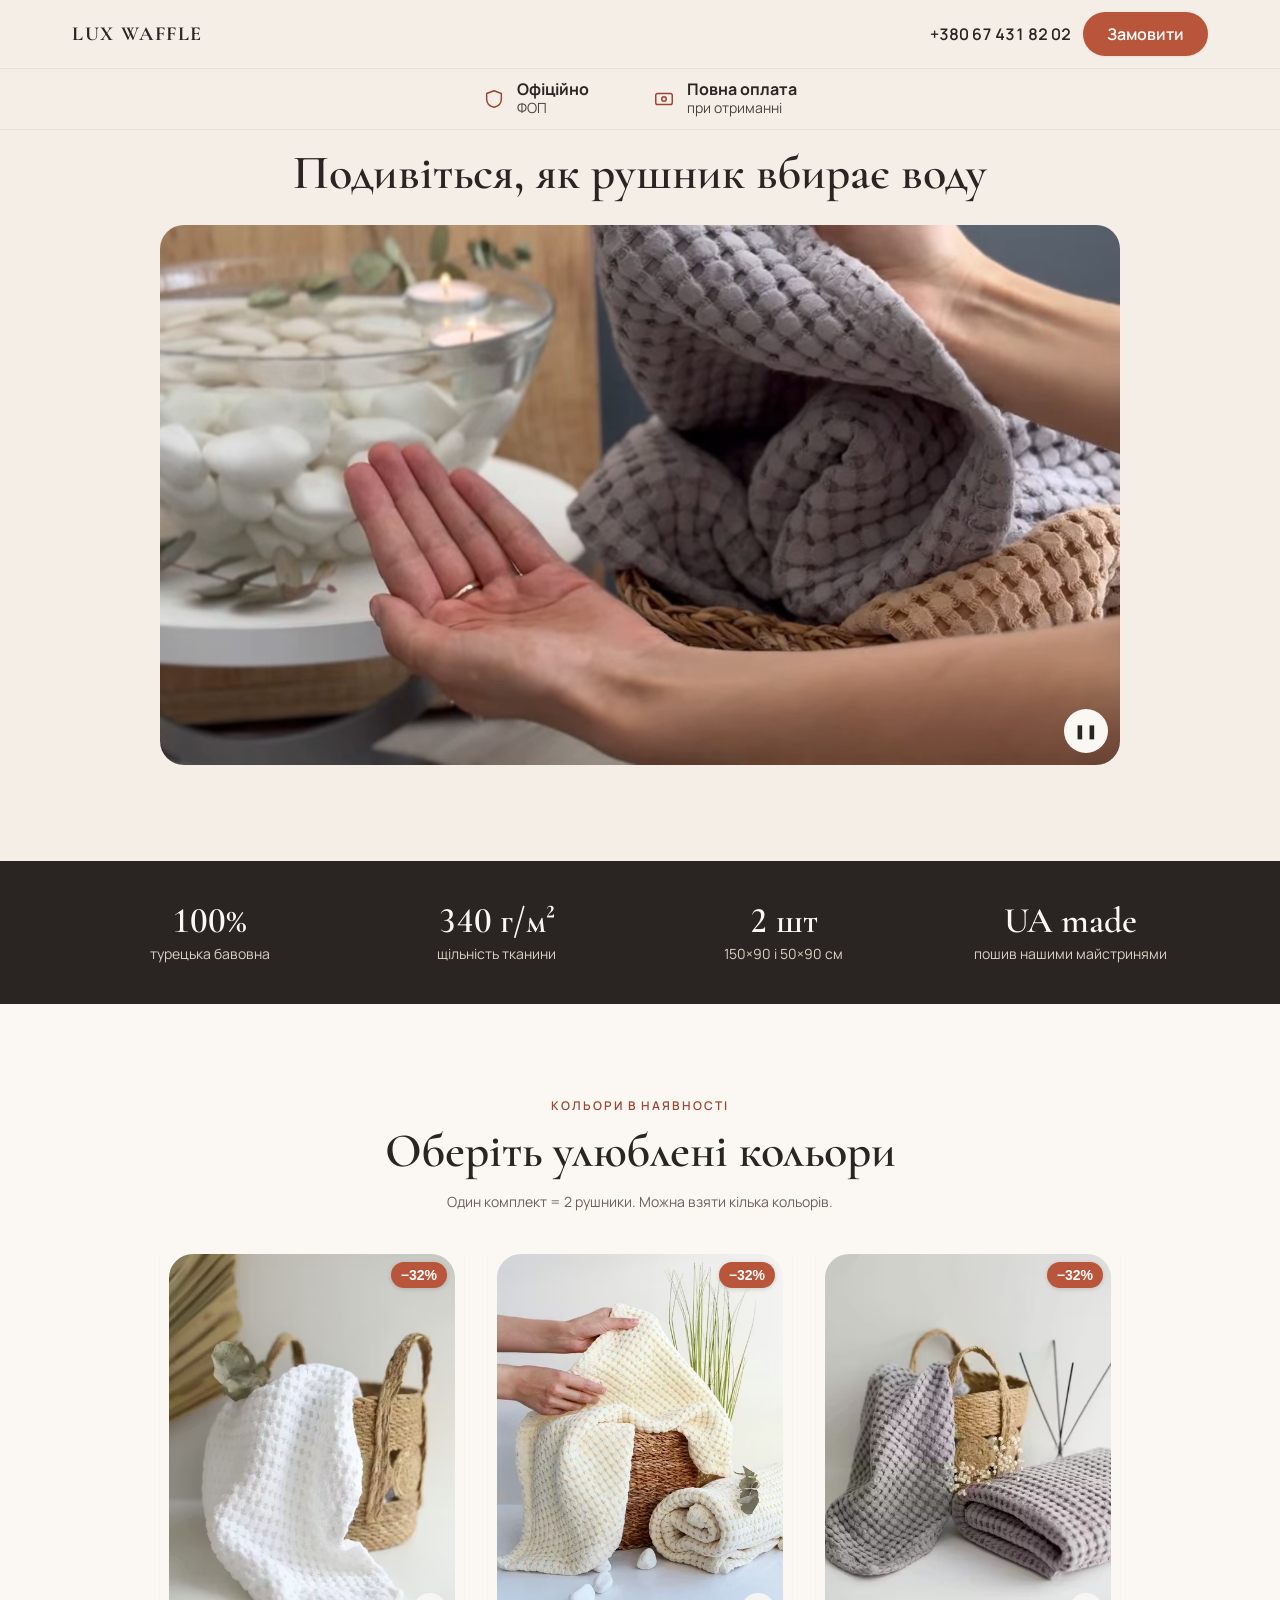
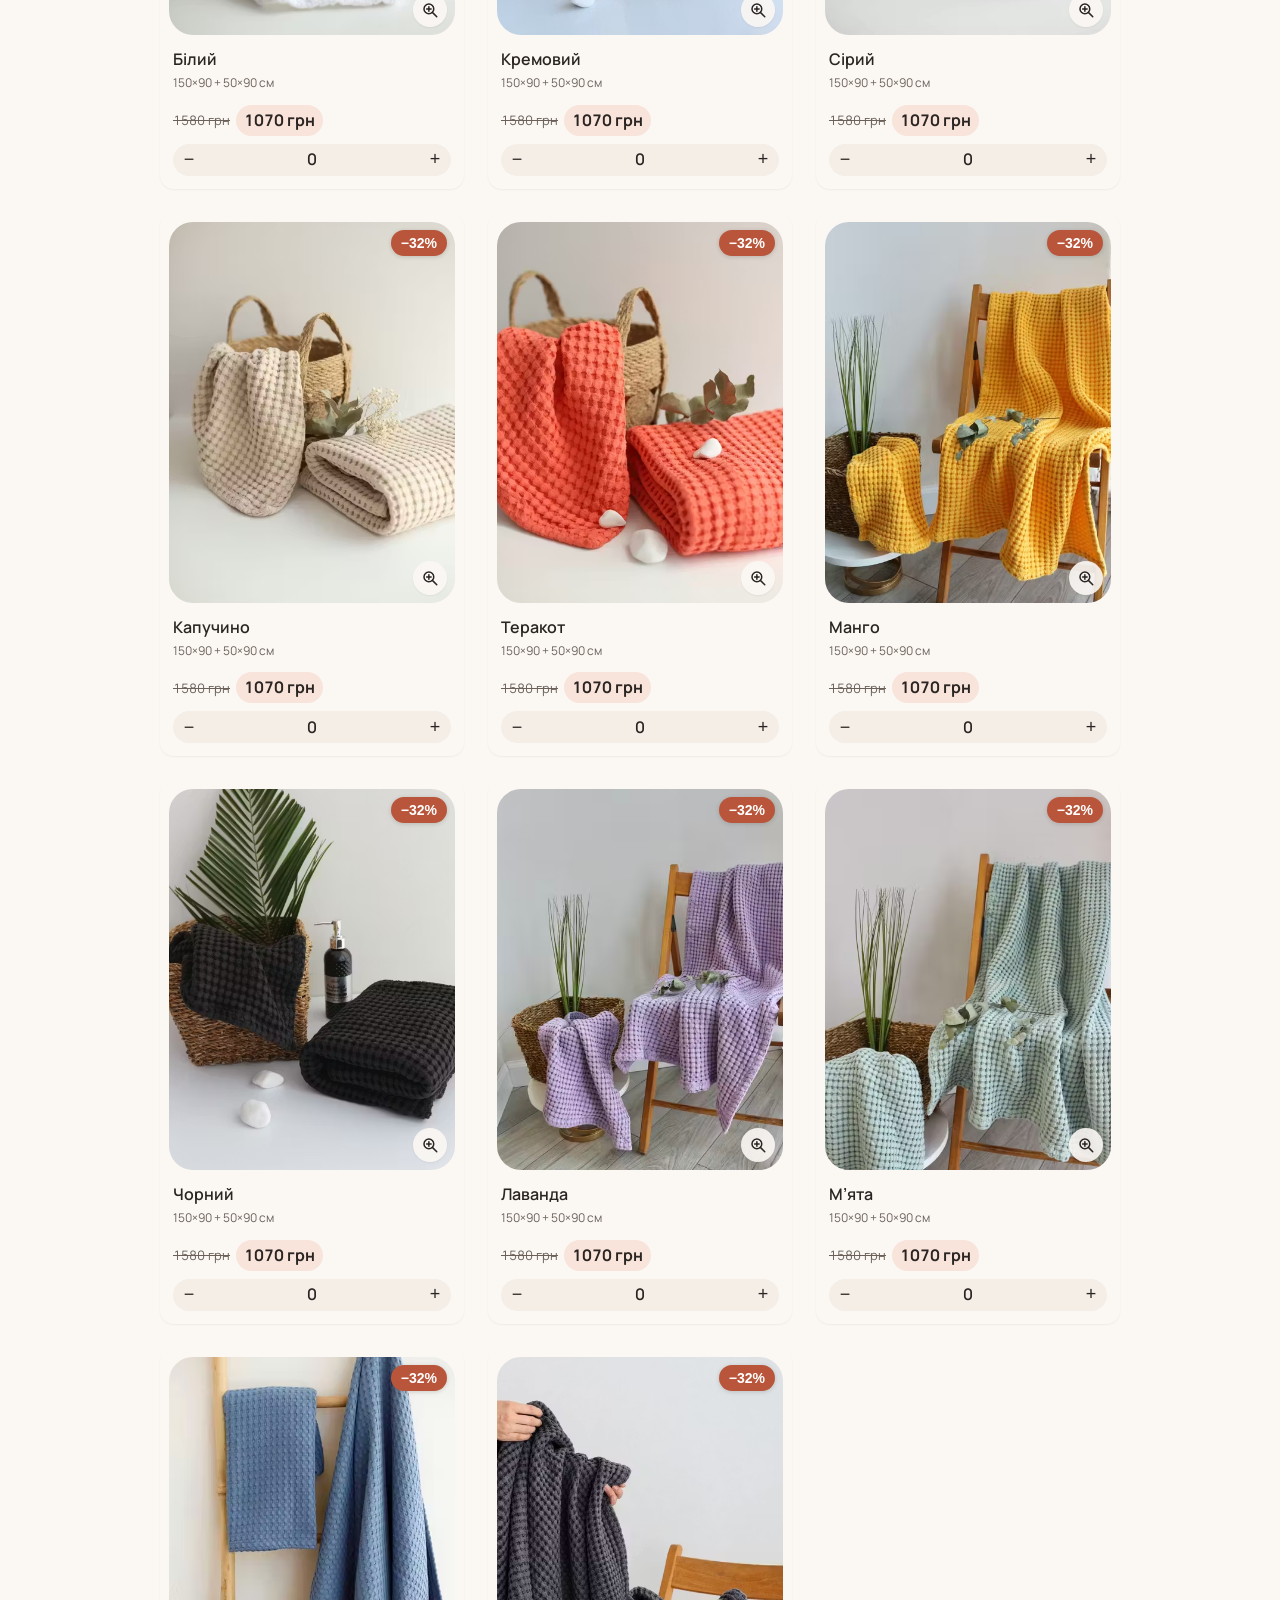
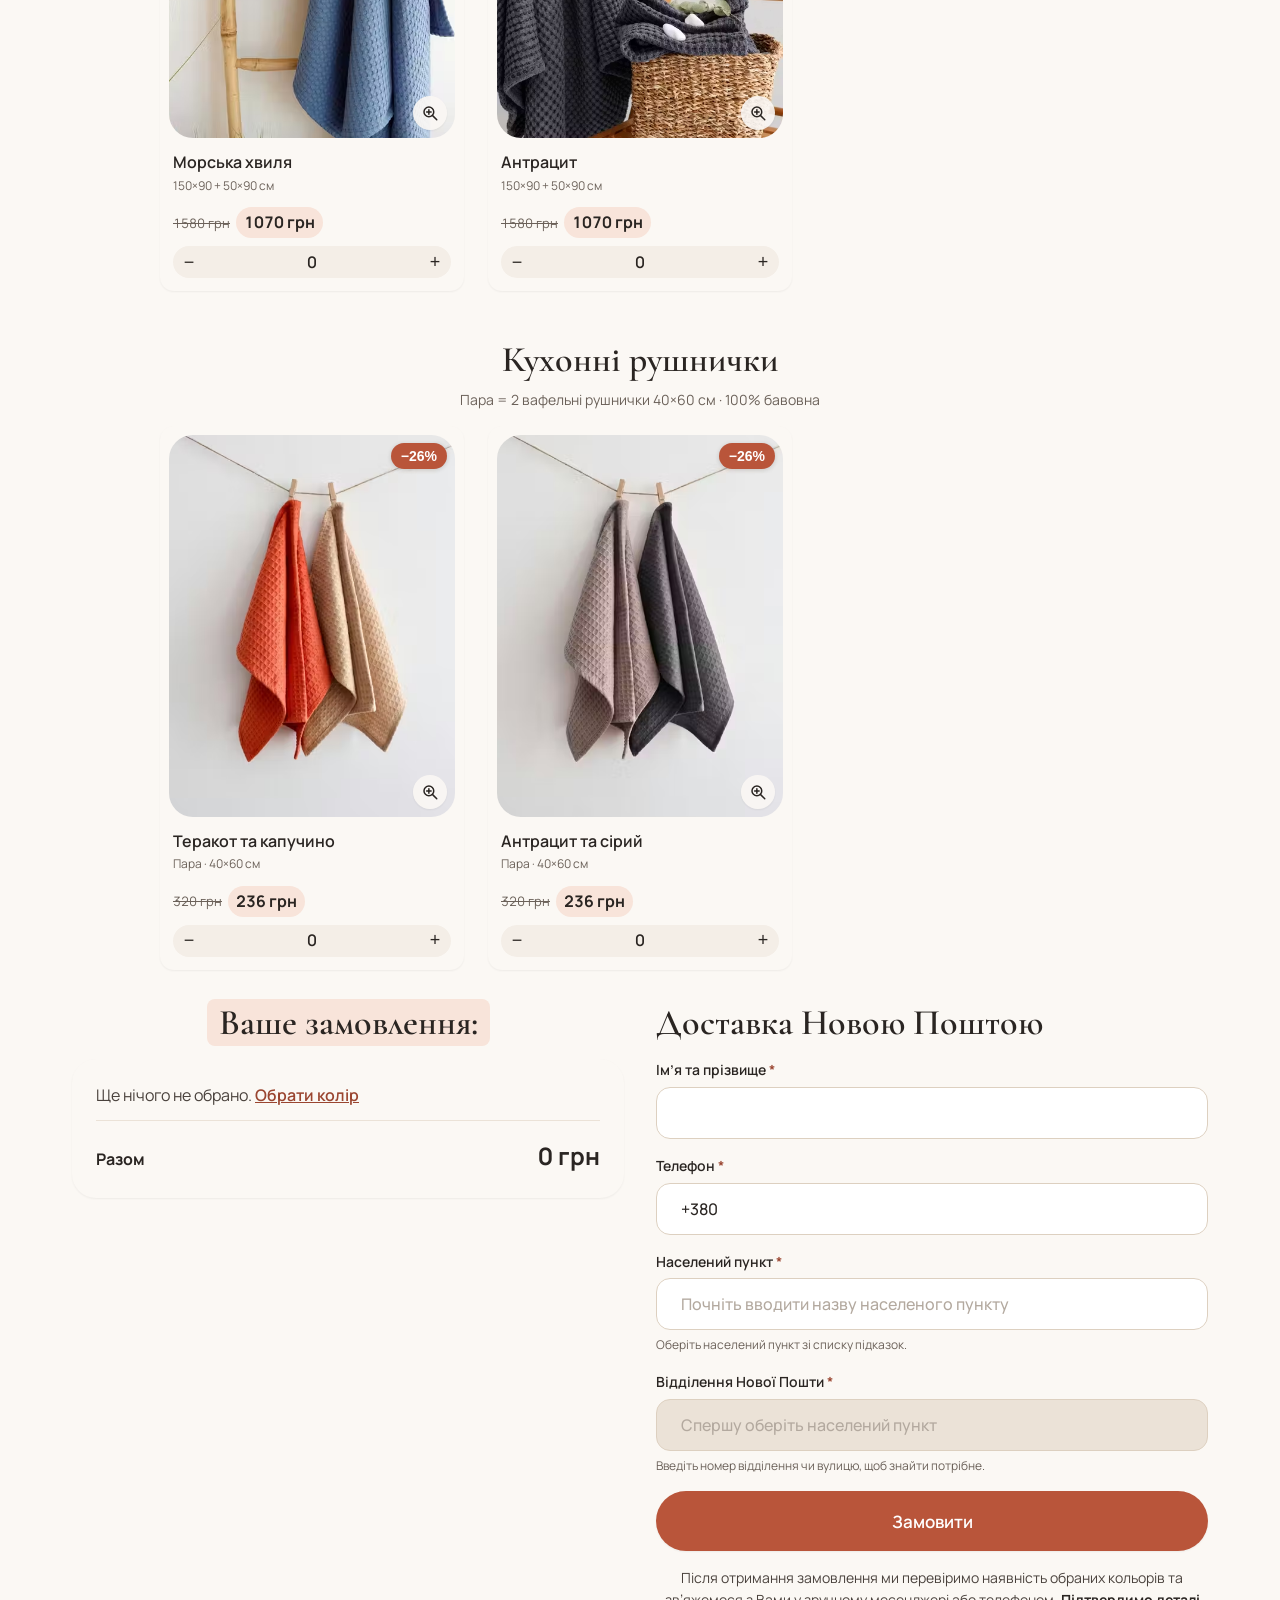
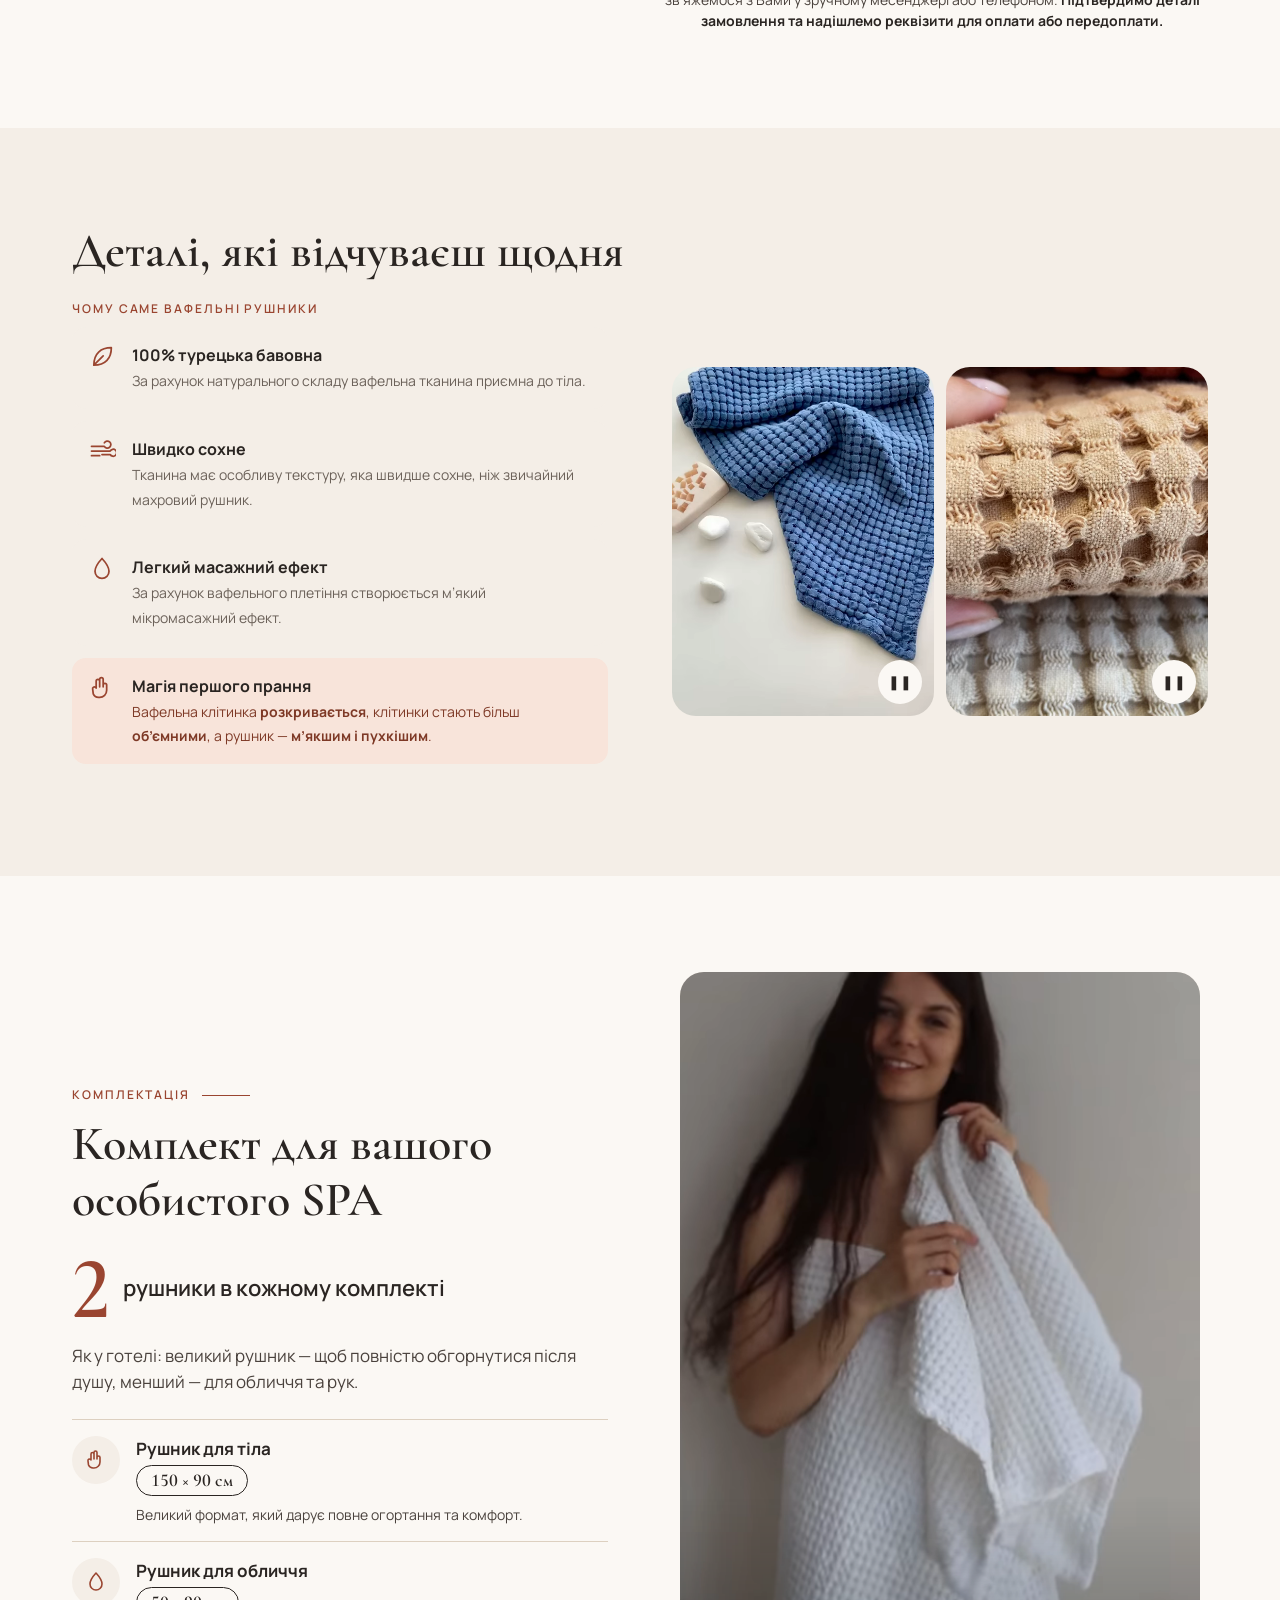
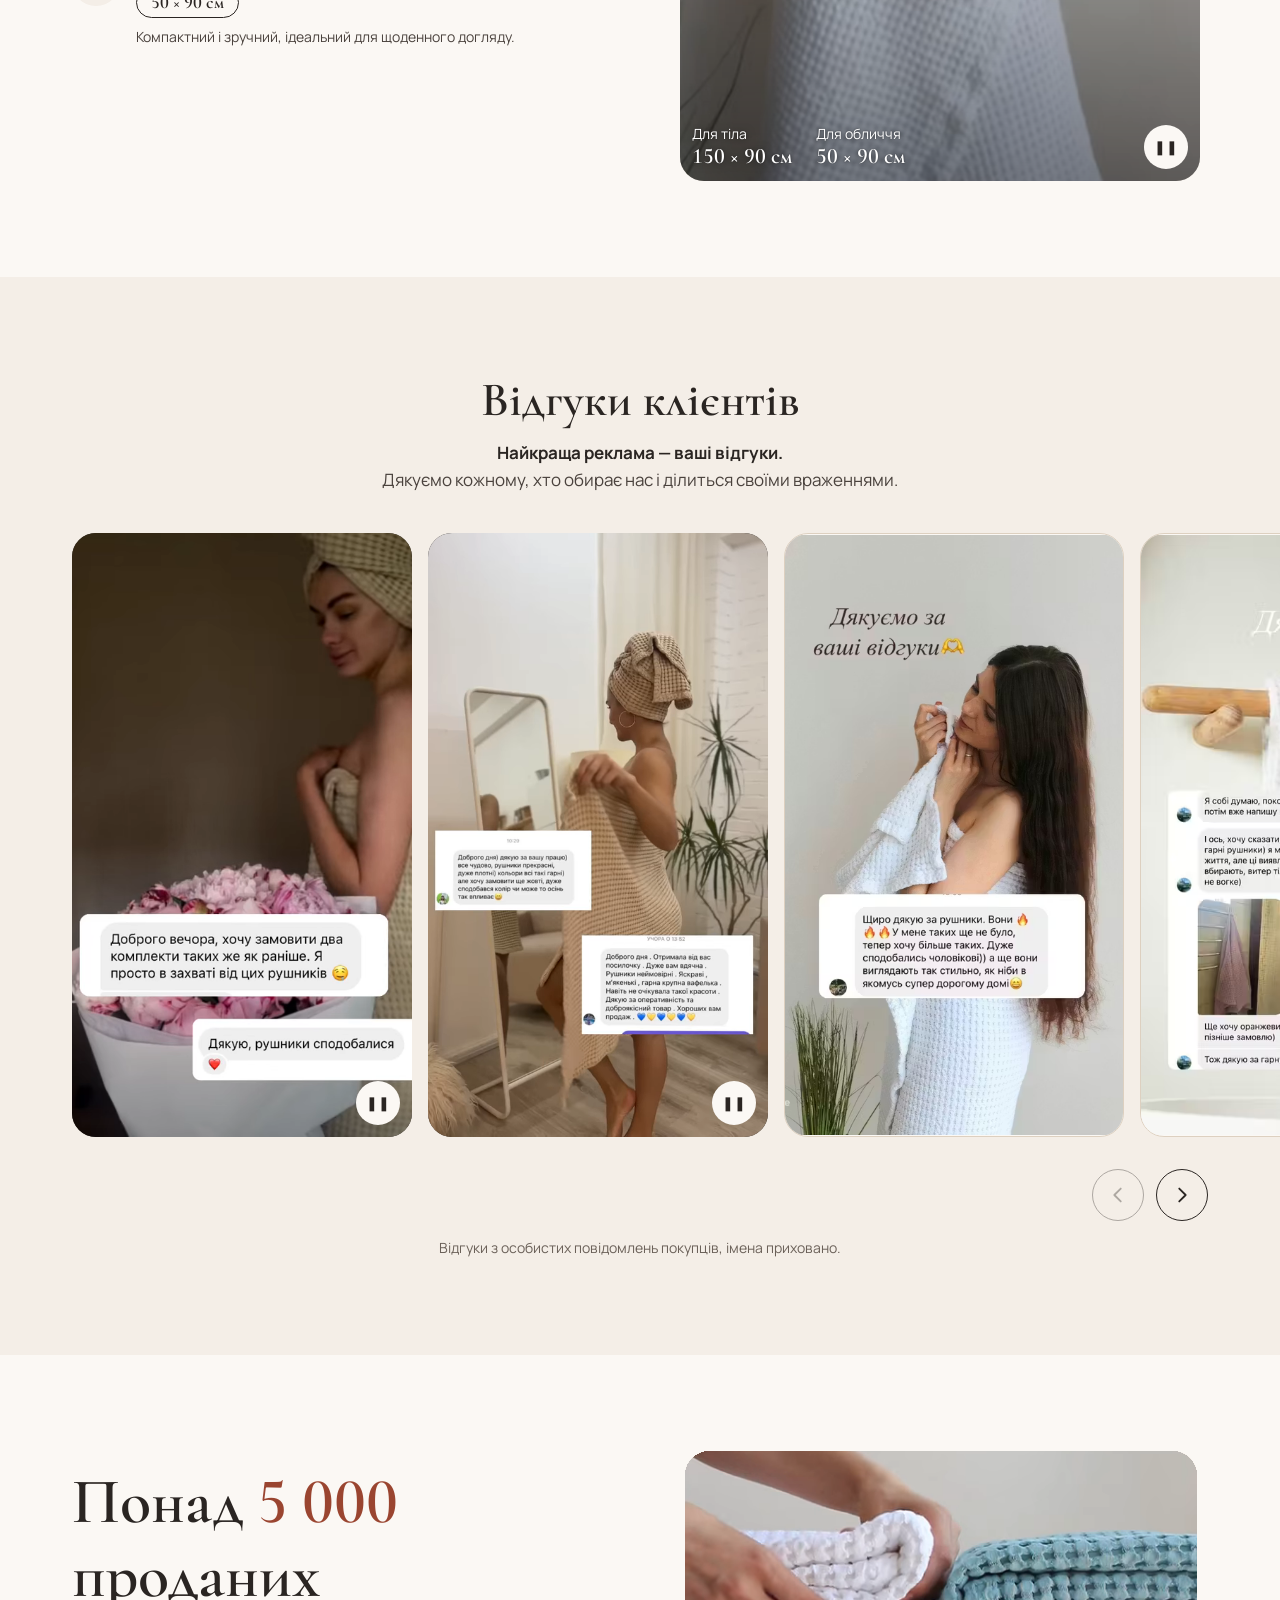
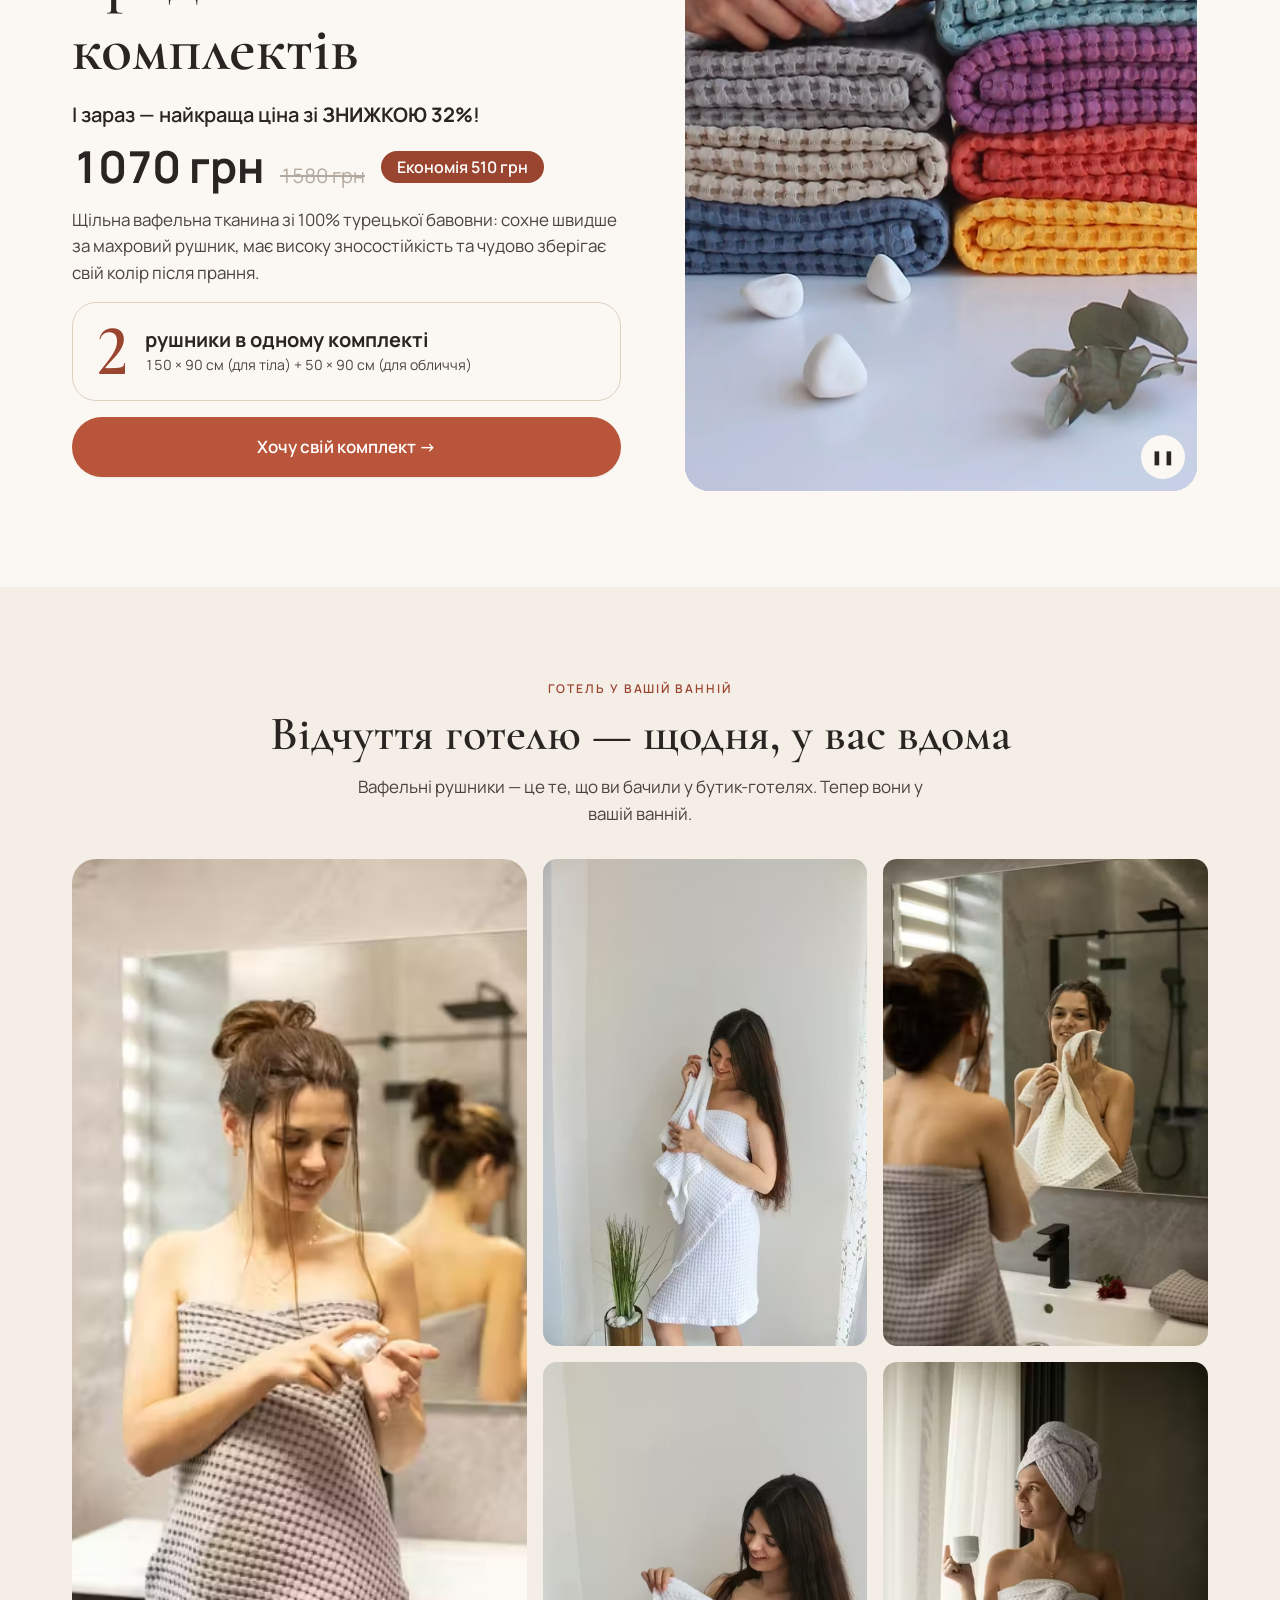
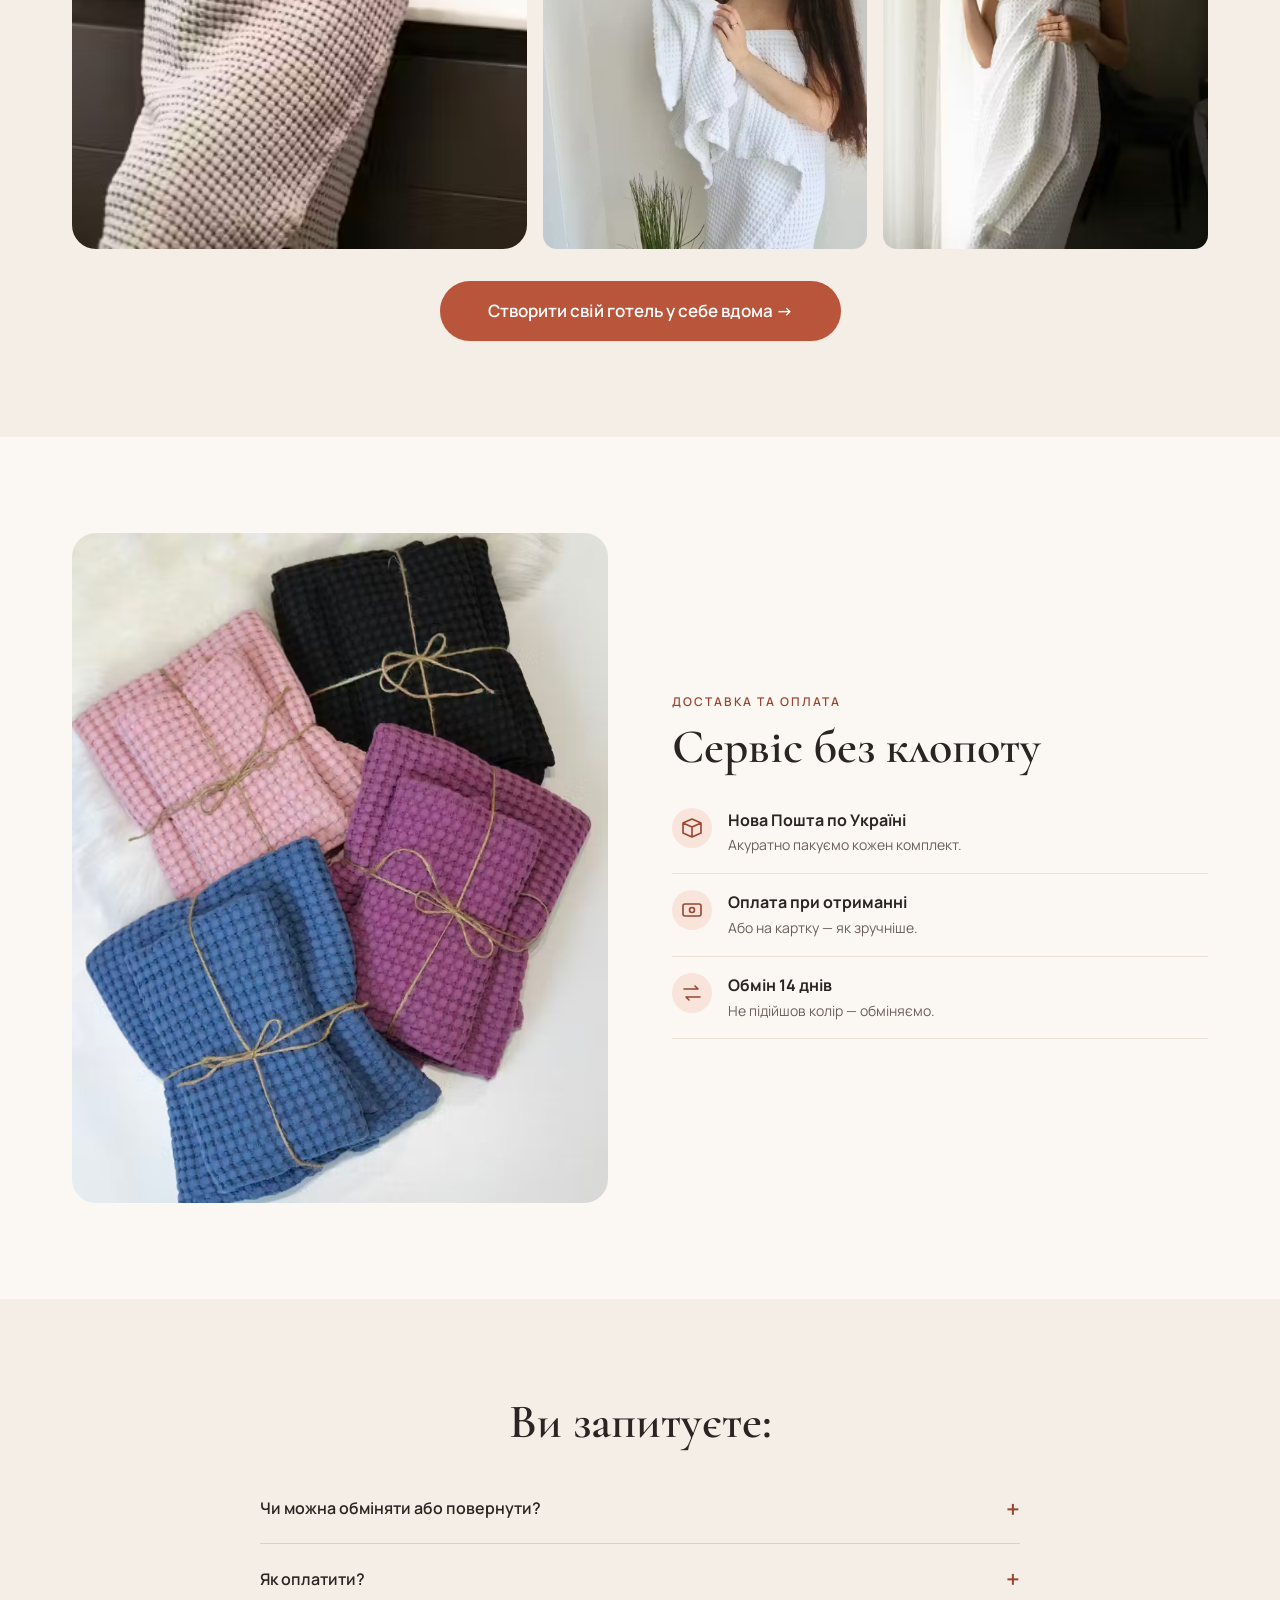
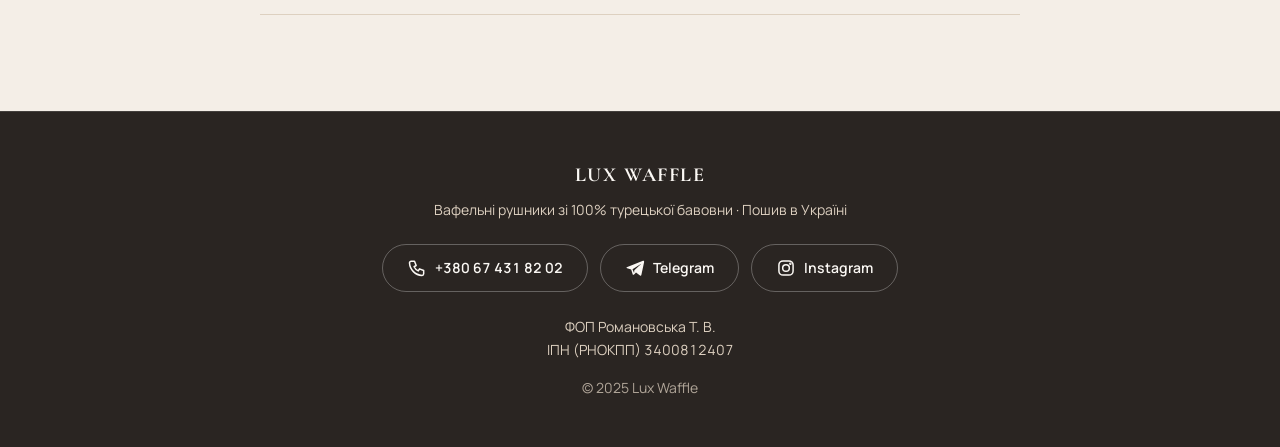
<file: index.html>
<!doctype html>
<html lang="uk">
<head>
<meta charset="utf-8">
<meta name="viewport" content="width=device-width, initial-scale=1, viewport-fit=cover">
<title>Вафельні рушники зі 100% турецької бавовни — 1070 грн замість 1580 | Lux Waffle</title>
<meta name="description" content="Комплект із двох вафельних рушників зі 100% турецької бавовни: швидко сохнуть, розпушуються після першого прання. 150×90 + 50×90 см, 1070 грн. Обмін протягом 14 днів. Доставка Новою Поштою.">
<meta name="robots" content="index, follow, max-image-preview:large">
<link rel="canonical" href="https://luxwaffle.in.ua/">
<meta name="theme-color" content="#F4EEE7">
<meta name="facebook-domain-verification" content="s3192kuuu6k5izwps4gpxlghhlc7li">
<meta property="og:type" content="website">
<meta property="og:locale" content="uk_UA">
<meta property="og:site_name" content="Lux Waffle">
<meta property="og:url" content="https://luxwaffle.in.ua/">
<meta property="og:title" content="Вафельні рушники зі 100% турецької бавовни — 1070 грн замість 1580">
<meta property="og:description" content="Комплект із двох вафельних рушників (150×90 і 50×90 см): сохнуть швидше за махрові, розпушуються після першого прання. Доставка Новою Поштою по всій Україні.">
<meta property="og:image" content="https://luxwaffle.in.ua/assets/og.jpg">
<meta property="og:image:width" content="1200">
<meta property="og:image:height" content="630">
<meta property="og:image:alt" content="Жінка в білому вафельному рушнику з кавою біля вікна, комплект 1070 грн">
<meta name="twitter:card" content="summary_large_image">
<meta name="twitter:title" content="Вафельні рушники зі 100% турецької бавовни — 1070 грн">
<meta name="twitter:description" content="Комплект із двох вафельних рушників: сохнуть швидше за махрові, розпушуються після першого прання.">
<meta name="twitter:image" content="https://luxwaffle.in.ua/assets/og.jpg">
<link rel="icon" href="data:image/svg+xml,%3Csvg xmlns='http://www.w3.org/2000/svg' viewBox='0 0 64 64'%3E%3Crect width='64' height='64' rx='14' fill='%23B9553A'/%3E%3Ctext x='32' y='43' font-size='30' font-family='Georgia,serif' font-weight='700' text-anchor='middle' fill='%23fff'%3ELW%3C/text%3E%3C/svg%3E">
<link rel="preload" as="image" href="assets/vid/hero.jpg">
<link rel="stylesheet" href="css/tokens.css?v=061b2615">
<link rel="stylesheet" href="css/components.css?v=061b2615">
<link rel="stylesheet" href="css/landing.css?v=061b2615">
<script type="application/ld+json">{"@context":"https://schema.org","@type":"Product","name":"Комплект вафельних рушників Lux Waffle (2 шт: 150×90 і 50×90 см)","description":"100% турецька бавовна, пошив в Україні. Щільність 340 г/м².","image":"https://luxwaffle.in.ua/assets/og.jpg","url":"https://luxwaffle.in.ua/","brand":{"@type":"Brand","name":"Lux Waffle"},"offers":{"@type":"Offer","price":"1070","priceCurrency":"UAH"}}</script>
</head>
<body>
<a class="skip" href="#order">Перейти до замовлення</a>

<header class="header">
  <div class="container header__bar">
    <span class="t-brand" style="font-size:1.25rem">Lux Waffle</span>
    <div class="header__right">
      <a class="tel" href="tel:+380674318202">+380 67 431 82 02</a>
      <a href="#order" class="btn btn--primary">Замовити</a>
    </div>
  </div>
</header>
<div class="trust-wrap">
<ul class="container trust-strip">
    <li class="trust-item"><svg viewBox="0 0 24 24" aria-hidden="true"><path d="M12 3l8 3v6c0 5-3.5 8-8 9-4.5-1-8-4-8-9V6z"/></svg><span><b>Офіційно</b> ФОП</span></li>
    <li class="trust-item"><svg viewBox="0 0 24 24" aria-hidden="true"><rect x="3" y="6" width="18" height="12" rx="2"/><circle cx="12" cy="12" r="2.5"/></svg><span><b>Повна оплата</b> при отриманні</span></li>
  </ul>
</div>

<main>
<section class="section" id="top" aria-labelledby="h-abs" style="padding-top:var(--sp-4)">
  <div class="container stack">
    <h2 class="t-h1 center" id="h-abs" style="margin:0 0 var(--sp-5)">Подивіться, як рушник вбирає воду</h2>
    <div class="media media--45 only-m"><video class="" muted loop playsinline preload="none" poster="assets/vid/absorb-m.jpg" aria-label="Тест вбирання вологи вафельним рушником" data-autoplay><source src="assets/vid/absorb-m.webm" type="video/webm"><source src="assets/vid/absorb-m.mp4" type="video/mp4"></video><div class="play-ui"><button class="pp" type="button" aria-label="Пауза" data-pp>❚❚</button></div></div>
    <div class="media media--169 only-d" style="max-width:960px;margin-inline:auto"><video class="" muted loop playsinline preload="none" poster="assets/vid/absorb-d.jpg" aria-label="Тест вбирання вологи вафельним рушником" data-autoplay><source src="assets/vid/absorb-d.webm" type="video/webm"><source src="assets/vid/absorb-d.mp4" type="video/mp4"></video><div class="play-ui"><button class="pp" type="button" aria-label="Пауза" data-pp>❚❚</button></div></div>
  </div>
</section>

<section class="facts" aria-label="Коротко про рушники">
  <ul class="container facts__list">
    <li><b>100%</b><span>турецька бавовна</span></li>
    <li><b>340 г/м²</b><span>щільність тканини</span></li>
    <li><b>2 шт</b><span>150×90 і 50×90 см</span></li>
    <li><b>UA made</b><span>пошив нашими майстринями</span></li>
  </ul>
</section>

<section class="section section--alt" id="order" aria-labelledby="h-order">
  <div class="container">
    <p class="t-eyebrow center" style="margin:0">Кольори в наявності</p>
    <h2 class="t-h1 center" id="h-order" style="margin:var(--sp-3) 0">Оберіть улюблені кольори</h2>
    <p class="t-small center" style="margin:0 0 var(--sp-6)">Один комплект = 2 рушники. Можна взяти кілька кольорів.</p>
    <div id="swatches"><div class="swatch-grid"><div class="swatch" data-i="0"><button type="button" class="swatch__img media" data-full="assets/img/c-white-1600" data-fw="1600" data-fh="2400" aria-label="Збільшити фото: Білий"><picture><source type="image/avif" srcset="assets/img/c-white-480.avif 480w, assets/img/c-white-768.avif 768w, assets/img/c-white-1600.avif 1600w" sizes="(min-width:768px) 300px, 46vw"><source type="image/webp" srcset="assets/img/c-white-480.webp 480w, assets/img/c-white-768.webp 768w, assets/img/c-white-1600.webp 1600w" sizes="(min-width:768px) 300px, 46vw"><img class="" src="assets/img/c-white-768.jpg" srcset="assets/img/c-white-480.jpg 480w, assets/img/c-white-768.jpg 768w, assets/img/c-white-1600.jpg 1600w" sizes="(min-width:768px) 300px, 46vw" width="1600" height="2400" alt="Вафельні рушники, колір білий" loading="lazy" decoding="async"></picture><span class="swatch__badge" aria-hidden="true">−32%</span><span class="swatch__zoom" aria-hidden="true"><svg class="stroke" viewBox="0 0 24 24" aria-hidden="true"><circle cx="10.5" cy="10.5" r="6.5"/><path d="M15.5 15.5L21 21M10.5 7.5v6M7.5 10.5h6"/></svg></span></button><p class="swatch__name">Білий</p><p class="swatch__meta">150×90 + 50×90 см</p><div class="swatch__row"><div class="swatch__prices"><span class="swatch__old"><span class="visually-hidden">Знижка 32%. Замість </span>1580 грн</span><span class="swatch__price">1070 грн</span></div><div class="qty" role="group" aria-label="Кількість, Білий"><button type="button" data-d="-1" aria-label="Менше">−</button><output>0</output><button type="button" data-d="1" aria-label="Більше">+</button></div></div></div><div class="swatch" data-i="1"><button type="button" class="swatch__img media" data-full="assets/img/c-cream-1434" data-fw="1434" data-fh="2000" aria-label="Збільшити фото: Кремовий"><picture><source type="image/avif" srcset="assets/img/c-cream-480.avif 480w, assets/img/c-cream-768.avif 768w, assets/img/c-cream-1434.avif 1434w" sizes="(min-width:768px) 300px, 46vw"><source type="image/webp" srcset="assets/img/c-cream-480.webp 480w, assets/img/c-cream-768.webp 768w, assets/img/c-cream-1434.webp 1434w" sizes="(min-width:768px) 300px, 46vw"><img class="" src="assets/img/c-cream-768.jpg" srcset="assets/img/c-cream-480.jpg 480w, assets/img/c-cream-768.jpg 768w, assets/img/c-cream-1434.jpg 1434w" sizes="(min-width:768px) 300px, 46vw" width="1434" height="2000" alt="Вафельні рушники, колір кремовий" loading="lazy" decoding="async"></picture><span class="swatch__badge" aria-hidden="true">−32%</span><span class="swatch__zoom" aria-hidden="true"><svg class="stroke" viewBox="0 0 24 24" aria-hidden="true"><circle cx="10.5" cy="10.5" r="6.5"/><path d="M15.5 15.5L21 21M10.5 7.5v6M7.5 10.5h6"/></svg></span></button><p class="swatch__name">Кремовий</p><p class="swatch__meta">150×90 + 50×90 см</p><div class="swatch__row"><div class="swatch__prices"><span class="swatch__old"><span class="visually-hidden">Знижка 32%. Замість </span>1580 грн</span><span class="swatch__price">1070 грн</span></div><div class="qty" role="group" aria-label="Кількість, Кремовий"><button type="button" data-d="-1" aria-label="Менше">−</button><output>0</output><button type="button" data-d="1" aria-label="Більше">+</button></div></div></div><div class="swatch" data-i="2"><button type="button" class="swatch__img media" data-full="assets/img/c-grey-1290" data-fw="1290" data-fh="1583" aria-label="Збільшити фото: Сірий"><picture><source type="image/avif" srcset="assets/img/c-grey-480.avif 480w, assets/img/c-grey-768.avif 768w, assets/img/c-grey-1290.avif 1290w" sizes="(min-width:768px) 300px, 46vw"><source type="image/webp" srcset="assets/img/c-grey-480.webp 480w, assets/img/c-grey-768.webp 768w, assets/img/c-grey-1290.webp 1290w" sizes="(min-width:768px) 300px, 46vw"><img class="" src="assets/img/c-grey-768.jpg" srcset="assets/img/c-grey-480.jpg 480w, assets/img/c-grey-768.jpg 768w, assets/img/c-grey-1290.jpg 1290w" sizes="(min-width:768px) 300px, 46vw" width="1290" height="1583" alt="Вафельні рушники, колір сірий" loading="lazy" decoding="async"></picture><span class="swatch__badge" aria-hidden="true">−32%</span><span class="swatch__zoom" aria-hidden="true"><svg class="stroke" viewBox="0 0 24 24" aria-hidden="true"><circle cx="10.5" cy="10.5" r="6.5"/><path d="M15.5 15.5L21 21M10.5 7.5v6M7.5 10.5h6"/></svg></span></button><p class="swatch__name">Сірий</p><p class="swatch__meta">150×90 + 50×90 см</p><div class="swatch__row"><div class="swatch__prices"><span class="swatch__old"><span class="visually-hidden">Знижка 32%. Замість </span>1580 грн</span><span class="swatch__price">1070 грн</span></div><div class="qty" role="group" aria-label="Кількість, Сірий"><button type="button" data-d="-1" aria-label="Менше">−</button><output>0</output><button type="button" data-d="1" aria-label="Більше">+</button></div></div></div><div class="swatch" data-i="3"><button type="button" class="swatch__img media" data-full="assets/img/c-cappuccino-1600" data-fw="1600" data-fh="2400" aria-label="Збільшити фото: Капучино"><picture><source type="image/avif" srcset="assets/img/c-cappuccino-480.avif 480w, assets/img/c-cappuccino-768.avif 768w, assets/img/c-cappuccino-1600.avif 1600w" sizes="(min-width:768px) 300px, 46vw"><source type="image/webp" srcset="assets/img/c-cappuccino-480.webp 480w, assets/img/c-cappuccino-768.webp 768w, assets/img/c-cappuccino-1600.webp 1600w" sizes="(min-width:768px) 300px, 46vw"><img class="" src="assets/img/c-cappuccino-768.jpg" srcset="assets/img/c-cappuccino-480.jpg 480w, assets/img/c-cappuccino-768.jpg 768w, assets/img/c-cappuccino-1600.jpg 1600w" sizes="(min-width:768px) 300px, 46vw" width="1600" height="2400" alt="Вафельні рушники, колір капучино" loading="lazy" decoding="async"></picture><span class="swatch__badge" aria-hidden="true">−32%</span><span class="swatch__zoom" aria-hidden="true"><svg class="stroke" viewBox="0 0 24 24" aria-hidden="true"><circle cx="10.5" cy="10.5" r="6.5"/><path d="M15.5 15.5L21 21M10.5 7.5v6M7.5 10.5h6"/></svg></span></button><p class="swatch__name">Капучино</p><p class="swatch__meta">150×90 + 50×90 см</p><div class="swatch__row"><div class="swatch__prices"><span class="swatch__old"><span class="visually-hidden">Знижка 32%. Замість </span>1580 грн</span><span class="swatch__price">1070 грн</span></div><div class="qty" role="group" aria-label="Кількість, Капучино"><button type="button" data-d="-1" aria-label="Менше">−</button><output>0</output><button type="button" data-d="1" aria-label="Більше">+</button></div></div></div><div class="swatch" data-i="4"><button type="button" class="swatch__img media" data-full="assets/img/c-terracotta-1600" data-fw="1600" data-fh="2002" aria-label="Збільшити фото: Теракот"><picture><source type="image/avif" srcset="assets/img/c-terracotta-480.avif 480w, assets/img/c-terracotta-768.avif 768w, assets/img/c-terracotta-1600.avif 1600w" sizes="(min-width:768px) 300px, 46vw"><source type="image/webp" srcset="assets/img/c-terracotta-480.webp 480w, assets/img/c-terracotta-768.webp 768w, assets/img/c-terracotta-1600.webp 1600w" sizes="(min-width:768px) 300px, 46vw"><img class="" src="assets/img/c-terracotta-768.jpg" srcset="assets/img/c-terracotta-480.jpg 480w, assets/img/c-terracotta-768.jpg 768w, assets/img/c-terracotta-1600.jpg 1600w" sizes="(min-width:768px) 300px, 46vw" width="1600" height="2002" alt="Вафельні рушники, колір теракот" loading="lazy" decoding="async"></picture><span class="swatch__badge" aria-hidden="true">−32%</span><span class="swatch__zoom" aria-hidden="true"><svg class="stroke" viewBox="0 0 24 24" aria-hidden="true"><circle cx="10.5" cy="10.5" r="6.5"/><path d="M15.5 15.5L21 21M10.5 7.5v6M7.5 10.5h6"/></svg></span></button><p class="swatch__name">Теракот</p><p class="swatch__meta">150×90 + 50×90 см</p><div class="swatch__row"><div class="swatch__prices"><span class="swatch__old"><span class="visually-hidden">Знижка 32%. Замість </span>1580 грн</span><span class="swatch__price">1070 грн</span></div><div class="qty" role="group" aria-label="Кількість, Теракот"><button type="button" data-d="-1" aria-label="Менше">−</button><output>0</output><button type="button" data-d="1" aria-label="Більше">+</button></div></div></div><div class="swatch" data-i="5"><button type="button" class="swatch__img media" data-full="assets/img/c-mango-1333" data-fw="1333" data-fh="2000" aria-label="Збільшити фото: Манго"><picture><source type="image/avif" srcset="assets/img/c-mango-480.avif 480w, assets/img/c-mango-768.avif 768w, assets/img/c-mango-1333.avif 1333w" sizes="(min-width:768px) 300px, 46vw"><source type="image/webp" srcset="assets/img/c-mango-480.webp 480w, assets/img/c-mango-768.webp 768w, assets/img/c-mango-1333.webp 1333w" sizes="(min-width:768px) 300px, 46vw"><img class="" src="assets/img/c-mango-768.jpg" srcset="assets/img/c-mango-480.jpg 480w, assets/img/c-mango-768.jpg 768w, assets/img/c-mango-1333.jpg 1333w" sizes="(min-width:768px) 300px, 46vw" width="1333" height="2000" alt="Вафельні рушники, колір манго" loading="lazy" decoding="async"></picture><span class="swatch__badge" aria-hidden="true">−32%</span><span class="swatch__zoom" aria-hidden="true"><svg class="stroke" viewBox="0 0 24 24" aria-hidden="true"><circle cx="10.5" cy="10.5" r="6.5"/><path d="M15.5 15.5L21 21M10.5 7.5v6M7.5 10.5h6"/></svg></span></button><p class="swatch__name">Манго</p><p class="swatch__meta">150×90 + 50×90 см</p><div class="swatch__row"><div class="swatch__prices"><span class="swatch__old"><span class="visually-hidden">Знижка 32%. Замість </span>1580 грн</span><span class="swatch__price">1070 грн</span></div><div class="qty" role="group" aria-label="Кількість, Манго"><button type="button" data-d="-1" aria-label="Менше">−</button><output>0</output><button type="button" data-d="1" aria-label="Більше">+</button></div></div></div><div class="swatch" data-i="6"><button type="button" class="swatch__img media" data-full="assets/img/c-black-1600" data-fw="1600" data-fh="2400" aria-label="Збільшити фото: Чорний"><picture><source type="image/avif" srcset="assets/img/c-black-480.avif 480w, assets/img/c-black-768.avif 768w, assets/img/c-black-1600.avif 1600w" sizes="(min-width:768px) 300px, 46vw"><source type="image/webp" srcset="assets/img/c-black-480.webp 480w, assets/img/c-black-768.webp 768w, assets/img/c-black-1600.webp 1600w" sizes="(min-width:768px) 300px, 46vw"><img class="" src="assets/img/c-black-768.jpg" srcset="assets/img/c-black-480.jpg 480w, assets/img/c-black-768.jpg 768w, assets/img/c-black-1600.jpg 1600w" sizes="(min-width:768px) 300px, 46vw" width="1600" height="2400" alt="Вафельні рушники, колір чорний" loading="lazy" decoding="async"></picture><span class="swatch__badge" aria-hidden="true">−32%</span><span class="swatch__zoom" aria-hidden="true"><svg class="stroke" viewBox="0 0 24 24" aria-hidden="true"><circle cx="10.5" cy="10.5" r="6.5"/><path d="M15.5 15.5L21 21M10.5 7.5v6M7.5 10.5h6"/></svg></span></button><p class="swatch__name">Чорний</p><p class="swatch__meta">150×90 + 50×90 см</p><div class="swatch__row"><div class="swatch__prices"><span class="swatch__old"><span class="visually-hidden">Знижка 32%. Замість </span>1580 грн</span><span class="swatch__price">1070 грн</span></div><div class="qty" role="group" aria-label="Кількість, Чорний"><button type="button" data-d="-1" aria-label="Менше">−</button><output>0</output><button type="button" data-d="1" aria-label="Більше">+</button></div></div></div><div class="swatch" data-i="7"><button type="button" class="swatch__img media" data-full="assets/img/c-lavender-1600" data-fw="1600" data-fh="2400" aria-label="Збільшити фото: Лаванда"><picture><source type="image/avif" srcset="assets/img/c-lavender-480.avif 480w, assets/img/c-lavender-768.avif 768w, assets/img/c-lavender-1600.avif 1600w" sizes="(min-width:768px) 300px, 46vw"><source type="image/webp" srcset="assets/img/c-lavender-480.webp 480w, assets/img/c-lavender-768.webp 768w, assets/img/c-lavender-1600.webp 1600w" sizes="(min-width:768px) 300px, 46vw"><img class="" src="assets/img/c-lavender-768.jpg" srcset="assets/img/c-lavender-480.jpg 480w, assets/img/c-lavender-768.jpg 768w, assets/img/c-lavender-1600.jpg 1600w" sizes="(min-width:768px) 300px, 46vw" width="1600" height="2400" alt="Вафельні рушники, колір лаванда" loading="lazy" decoding="async"></picture><span class="swatch__badge" aria-hidden="true">−32%</span><span class="swatch__zoom" aria-hidden="true"><svg class="stroke" viewBox="0 0 24 24" aria-hidden="true"><circle cx="10.5" cy="10.5" r="6.5"/><path d="M15.5 15.5L21 21M10.5 7.5v6M7.5 10.5h6"/></svg></span></button><p class="swatch__name">Лаванда</p><p class="swatch__meta">150×90 + 50×90 см</p><div class="swatch__row"><div class="swatch__prices"><span class="swatch__old"><span class="visually-hidden">Знижка 32%. Замість </span>1580 грн</span><span class="swatch__price">1070 грн</span></div><div class="qty" role="group" aria-label="Кількість, Лаванда"><button type="button" data-d="-1" aria-label="Менше">−</button><output>0</output><button type="button" data-d="1" aria-label="Більше">+</button></div></div></div><div class="swatch" data-i="8"><button type="button" class="swatch__img media" data-full="assets/img/c-mint2-1499" data-fw="1499" data-fh="2000" aria-label="Збільшити фото: М’ята"><picture><source type="image/avif" srcset="assets/img/c-mint2-480.avif 480w, assets/img/c-mint2-768.avif 768w, assets/img/c-mint2-1499.avif 1499w" sizes="(min-width:768px) 300px, 46vw"><source type="image/webp" srcset="assets/img/c-mint2-480.webp 480w, assets/img/c-mint2-768.webp 768w, assets/img/c-mint2-1499.webp 1499w" sizes="(min-width:768px) 300px, 46vw"><img class="" src="assets/img/c-mint2-768.jpg" srcset="assets/img/c-mint2-480.jpg 480w, assets/img/c-mint2-768.jpg 768w, assets/img/c-mint2-1499.jpg 1499w" sizes="(min-width:768px) 300px, 46vw" width="1499" height="2000" alt="Вафельні рушники, колір м’ята" loading="lazy" decoding="async"></picture><span class="swatch__badge" aria-hidden="true">−32%</span><span class="swatch__zoom" aria-hidden="true"><svg class="stroke" viewBox="0 0 24 24" aria-hidden="true"><circle cx="10.5" cy="10.5" r="6.5"/><path d="M15.5 15.5L21 21M10.5 7.5v6M7.5 10.5h6"/></svg></span></button><p class="swatch__name">М’ята</p><p class="swatch__meta">150×90 + 50×90 см</p><div class="swatch__row"><div class="swatch__prices"><span class="swatch__old"><span class="visually-hidden">Знижка 32%. Замість </span>1580 грн</span><span class="swatch__price">1070 грн</span></div><div class="qty" role="group" aria-label="Кількість, М’ята"><button type="button" data-d="-1" aria-label="Менше">−</button><output>0</output><button type="button" data-d="1" aria-label="Більше">+</button></div></div></div><div class="swatch" data-i="9"><button type="button" class="swatch__img media" data-full="assets/img/c-wave-1598" data-fw="1598" data-fh="2000" aria-label="Збільшити фото: Морська хвиля"><picture><source type="image/avif" srcset="assets/img/c-wave-480.avif 480w, assets/img/c-wave-768.avif 768w, assets/img/c-wave-1598.avif 1598w" sizes="(min-width:768px) 300px, 46vw"><source type="image/webp" srcset="assets/img/c-wave-480.webp 480w, assets/img/c-wave-768.webp 768w, assets/img/c-wave-1598.webp 1598w" sizes="(min-width:768px) 300px, 46vw"><img class="" src="assets/img/c-wave-768.jpg" srcset="assets/img/c-wave-480.jpg 480w, assets/img/c-wave-768.jpg 768w, assets/img/c-wave-1598.jpg 1598w" sizes="(min-width:768px) 300px, 46vw" width="1598" height="2000" alt="Вафельні рушники, колір морська хвиля" loading="lazy" decoding="async"></picture><span class="swatch__badge" aria-hidden="true">−32%</span><span class="swatch__zoom" aria-hidden="true"><svg class="stroke" viewBox="0 0 24 24" aria-hidden="true"><circle cx="10.5" cy="10.5" r="6.5"/><path d="M15.5 15.5L21 21M10.5 7.5v6M7.5 10.5h6"/></svg></span></button><p class="swatch__name">Морська хвиля</p><p class="swatch__meta">150×90 + 50×90 см</p><div class="swatch__row"><div class="swatch__prices"><span class="swatch__old"><span class="visually-hidden">Знижка 32%. Замість </span>1580 грн</span><span class="swatch__price">1070 грн</span></div><div class="qty" role="group" aria-label="Кількість, Морська хвиля"><button type="button" data-d="-1" aria-label="Менше">−</button><output>0</output><button type="button" data-d="1" aria-label="Більше">+</button></div></div></div><div class="swatch" data-i="10"><button type="button" class="swatch__img media" data-full="assets/img/c-anthracite-1024" data-fw="1024" data-fh="1536" aria-label="Збільшити фото: Антрацит"><picture><source type="image/avif" srcset="assets/img/c-anthracite-480.avif 480w, assets/img/c-anthracite-768.avif 768w, assets/img/c-anthracite-1024.avif 1024w" sizes="(min-width:768px) 300px, 46vw"><source type="image/webp" srcset="assets/img/c-anthracite-480.webp 480w, assets/img/c-anthracite-768.webp 768w, assets/img/c-anthracite-1024.webp 1024w" sizes="(min-width:768px) 300px, 46vw"><img class="" src="assets/img/c-anthracite-768.jpg" srcset="assets/img/c-anthracite-480.jpg 480w, assets/img/c-anthracite-768.jpg 768w, assets/img/c-anthracite-1024.jpg 1024w" sizes="(min-width:768px) 300px, 46vw" width="1024" height="1536" alt="Вафельні рушники, колір антрацит" loading="lazy" decoding="async"></picture><span class="swatch__badge" aria-hidden="true">−32%</span><span class="swatch__zoom" aria-hidden="true"><svg class="stroke" viewBox="0 0 24 24" aria-hidden="true"><circle cx="10.5" cy="10.5" r="6.5"/><path d="M15.5 15.5L21 21M10.5 7.5v6M7.5 10.5h6"/></svg></span></button><p class="swatch__name">Антрацит</p><p class="swatch__meta">150×90 + 50×90 см</p><div class="swatch__row"><div class="swatch__prices"><span class="swatch__old"><span class="visually-hidden">Знижка 32%. Замість </span>1580 грн</span><span class="swatch__price">1070 грн</span></div><div class="qty" role="group" aria-label="Кількість, Антрацит"><button type="button" data-d="-1" aria-label="Менше">−</button><output>0</output><button type="button" data-d="1" aria-label="Більше">+</button></div></div></div></div><div class="kitchen-head"><h3 class="t-h2" id="h-kitchen" style="margin:0">Кухонні рушнички</h3><p class="t-small" style="margin:var(--sp-2) 0 0">Пара = 2 вафельні рушнички 40×60 см · 100% бавовна</p></div><div class="swatch-grid"><div class="swatch" data-i="11"><button type="button" class="swatch__img media" data-full="assets/img/k-terracotta-cappuccino-1364" data-fw="1364" data-fh="2000" aria-label="Збільшити фото: Теракот та капучино"><picture><source type="image/avif" srcset="assets/img/k-terracotta-cappuccino-480.avif 480w, assets/img/k-terracotta-cappuccino-768.avif 768w, assets/img/k-terracotta-cappuccino-1364.avif 1364w" sizes="(min-width:768px) 300px, 46vw"><source type="image/webp" srcset="assets/img/k-terracotta-cappuccino-480.webp 480w, assets/img/k-terracotta-cappuccino-768.webp 768w, assets/img/k-terracotta-cappuccino-1364.webp 1364w" sizes="(min-width:768px) 300px, 46vw"><img class="" src="assets/img/k-terracotta-cappuccino-768.jpg" srcset="assets/img/k-terracotta-cappuccino-480.jpg 480w, assets/img/k-terracotta-cappuccino-768.jpg 768w, assets/img/k-terracotta-cappuccino-1364.jpg 1364w" sizes="(min-width:768px) 300px, 46vw" width="1364" height="2000" alt="Пара кухонних вафельних рушничків 40×60 см: теракот та капучино" loading="lazy" decoding="async"></picture><span class="swatch__badge" aria-hidden="true">−26%</span><span class="swatch__zoom" aria-hidden="true"><svg class="stroke" viewBox="0 0 24 24" aria-hidden="true"><circle cx="10.5" cy="10.5" r="6.5"/><path d="M15.5 15.5L21 21M10.5 7.5v6M7.5 10.5h6"/></svg></span></button><p class="swatch__name">Теракот та капучино</p><p class="swatch__meta">Пара · 40×60 см</p><div class="swatch__row"><div class="swatch__prices"><span class="swatch__old"><span class="visually-hidden">Знижка 26%. Замість </span>320 грн</span><span class="swatch__price">236 грн</span></div><div class="qty" role="group" aria-label="Кількість, Теракот та капучино"><button type="button" data-d="-1" aria-label="Менше">−</button><output>0</output><button type="button" data-d="1" aria-label="Більше">+</button></div></div></div><div class="swatch" data-i="12"><button type="button" class="swatch__img media" data-full="assets/img/k-anthracite-grey-1359" data-fw="1359" data-fh="2000" aria-label="Збільшити фото: Антрацит та сірий"><picture><source type="image/avif" srcset="assets/img/k-anthracite-grey-480.avif 480w, assets/img/k-anthracite-grey-768.avif 768w, assets/img/k-anthracite-grey-1359.avif 1359w" sizes="(min-width:768px) 300px, 46vw"><source type="image/webp" srcset="assets/img/k-anthracite-grey-480.webp 480w, assets/img/k-anthracite-grey-768.webp 768w, assets/img/k-anthracite-grey-1359.webp 1359w" sizes="(min-width:768px) 300px, 46vw"><img class="" src="assets/img/k-anthracite-grey-768.jpg" srcset="assets/img/k-anthracite-grey-480.jpg 480w, assets/img/k-anthracite-grey-768.jpg 768w, assets/img/k-anthracite-grey-1359.jpg 1359w" sizes="(min-width:768px) 300px, 46vw" width="1359" height="2000" alt="Пара кухонних вафельних рушничків 40×60 см: антрацит та сірий" loading="lazy" decoding="async"></picture><span class="swatch__badge" aria-hidden="true">−26%</span><span class="swatch__zoom" aria-hidden="true"><svg class="stroke" viewBox="0 0 24 24" aria-hidden="true"><circle cx="10.5" cy="10.5" r="6.5"/><path d="M15.5 15.5L21 21M10.5 7.5v6M7.5 10.5h6"/></svg></span></button><p class="swatch__name">Антрацит та сірий</p><p class="swatch__meta">Пара · 40×60 см</p><div class="swatch__row"><div class="swatch__prices"><span class="swatch__old"><span class="visually-hidden">Знижка 26%. Замість </span>320 грн</span><span class="swatch__price">236 грн</span></div><div class="qty" role="group" aria-label="Кількість, Антрацит та сірий"><button type="button" data-d="-1" aria-label="Менше">−</button><output>0</output><button type="button" data-d="1" aria-label="Більше">+</button></div></div></div></div></div>
    <div class="order-grid">
      <div>
        <h3 class="t-h2 hl-title"><span class="hl">Ваше замовлення:</span></h3>
        <div class="summary">
          <div id="lines" aria-live="polite"></div>
          <div class="summary__total"><span>Разом</span><strong id="total">0 грн</strong></div>
        </div>
      </div>
      <form class="order-side" id="form" novalidate>
        <div class="order-form">
          <h3 class="t-h2" style="margin:0">Доставка Новою Поштою</h3>
          <div class="field"><label for="f-name">Ім’я та прізвище <span class="req" aria-hidden="true">*</span></label>
            <input class="input" id="f-name" name="name" autocomplete="name" required aria-required="true" aria-describedby="e-name">
            <p class="field__error" id="e-name" hidden></p></div>
          <div class="field"><label for="f-phone">Телефон <span class="req" aria-hidden="true">*</span></label>
            <input class="input" id="f-phone" name="phone" type="tel" inputmode="tel" autocomplete="tel" value="+380 " maxlength="17" required aria-required="true" aria-describedby="e-phone">
            <p class="field__error" id="e-phone" hidden></p></div>
          <div class="field"><label for="f-city">Населений пункт <span class="req" aria-hidden="true">*</span></label>
            <div class="combo"><input class="input" id="f-city" name="city" role="combobox" aria-autocomplete="list" aria-expanded="false" aria-controls="dl-city" autocomplete="off" autocapitalize="words" enterkeyhint="next" placeholder="Почніть вводити назву населеного пункту" required aria-required="true" aria-describedby="h-city e-city">
            <ul class="combo__list" id="dl-city" role="listbox" aria-label="Населені пункти" hidden></ul></div>
            <p class="field__hint" id="h-city">Оберіть населений пункт зі списку підказок.</p>
            <p class="field__error" id="e-city" hidden></p></div>
          <div class="field"><label for="f-wh">Відділення Нової Пошти <span class="req" aria-hidden="true">*</span></label>
            <div class="combo"><input class="input" id="f-wh" name="warehouse" role="combobox" aria-autocomplete="list" aria-expanded="false" aria-controls="dl-wh" autocomplete="off" placeholder="Спершу оберіть населений пункт" disabled required aria-required="true" aria-describedby="h-wh e-wh">
            <ul class="combo__list" id="dl-wh" role="listbox" aria-label="Відділення Нової Пошти" hidden></ul></div>
            <p class="field__hint" id="h-wh">Введіть номер відділення чи вулицю, щоб знайти потрібне.</p>
            <p class="field__error" id="e-wh" hidden></p></div>
          <div class="visually-hidden" aria-hidden="true"><label for="f-website">Не заповнюйте це поле</label><input id="f-website" name="website" tabindex="-1" autocomplete="off"></div>
          <p class="form-msg" id="form-msg" role="alert" hidden></p>
          <button class="btn btn--primary btn--block btn--lg" id="submit" type="submit">Замовити</button>
          <p class="form-note">Після отримання замовлення ми перевіримо наявність обраних кольорів та зв’яжемося з Вами у зручному месенджері або телефоном. <strong>Підтвердимо деталі замовлення та надішлемо реквізити для оплати або передоплати.</strong></p>
        </div>
      </form>
    </div>
  </div>
</section>

<section class="section" id="why" aria-labelledby="h-why">
  <div class="container why__head">
    <h2 class="t-h1" id="h-why" style="margin:0">Деталі, які відчуваєш щодня</h2>
  </div>
  <div class="container split split--rev" style="margin-top:var(--sp-5)">
    <div class="duo">
      <div class="media media--34"><video class="" muted loop playsinline preload="none" poster="assets/vid/wash.jpg" aria-label="Відео: вафельний рушник після прання" data-autoplay><source src="assets/vid/wash.webm" type="video/webm"><source src="assets/vid/wash.mp4" type="video/mp4"></video><div class="play-ui"><button class="pp" type="button" aria-label="Пауза" data-pp>❚❚</button></div></div>
      <div class="media media--34"><video class="" muted loop playsinline preload="none" poster="assets/vid/massage.jpg" aria-label="Макро: палець продавлює вафельну текстуру" data-autoplay><source src="assets/vid/massage.webm" type="video/webm"><source src="assets/vid/massage.mp4" type="video/mp4"></video><div class="play-ui"><button class="pp" type="button" aria-label="Пауза" data-pp>❚❚</button></div></div>
    </div>
    <div>
      <p class="t-eyebrow" style="margin:0 0 var(--sp-3)">Чому саме вафельні рушники</p>
      <ul class="benefits">
        <li class="benefit "><svg viewBox="0 0 24 24" aria-hidden="true"><path d="M5 19C5 9 11 4 20 4c0 9-5 15-15 15zM5 19l8-8"/></svg><div><b>100% турецька бавовна</b><span>За рахунок натурального складу вафельна тканина приємна до тіла.</span></div></li>
        <li class="benefit "><svg viewBox="0 0 24 24" aria-hidden="true"><path d="M3 8h11a3 3 0 100-3M3 12h16a3 3 0 110 3H12M3 16h7"/></svg><div><b>Швидко сохне</b><span>Тканина має особливу текстуру, яка швидше сохне, ніж звичайний махровий рушник.</span></div></li>
        <li class="benefit "><svg viewBox="0 0 24 24" aria-hidden="true"><path d="M12 3s6 6.5 6 11a6 6 0 11-12 0c0-4.5 6-11 6-11z"/></svg><div><b>Легкий масажний ефект</b><span>За рахунок вафельного плетіння створюється м’який мікромасажний ефект.</span></div></li>
        <li class="benefit benefit--magic"><svg viewBox="0 0 24 24" aria-hidden="true"><path d="M7 12V6a1.5 1.5 0 013 0v5m0-1V4.5a1.5 1.5 0 013 0V11m0-1.5a1.5 1.5 0 013 0V14a6 6 0 01-6 6h-1a5 5 0 01-4.5-3L4 13a1.5 1.5 0 012.5-1.5L7 12"/></svg><div><b>Магія першого прання</b><span>Вафельна клітинка <strong>розкривається</strong>, клітинки стають більш <strong>об’ємними</strong>, а рушник — <strong>м’якшим і пухкішим</strong>.</span></div></li>
      </ul>
    </div>
  </div>
</section>

<section class="section section--alt" id="kit" aria-labelledby="h-kit">
  <div class="container pair">
    <div>
      <p class="t-eyebrow t-eyebrow--line" style="margin:0">Комплектація</p>
      <h2 class="t-h1" id="h-kit" style="margin:var(--sp-4) 0 var(--sp-5)">Комплект для вашого особистого SPA</h2>
      <p class="pair__count"><span class="pair__big">2</span><span class="pair__cap">рушники в кожному комплекті</span></p>
      <p class="lead">Як у готелі: великий рушник — щоб повністю обгорнутися після душу, менший — для обличчя та рук.</p>
      <div style="margin-top:var(--sp-5)">
        <div class="spec-row"><div class="spec-row__icon"><svg viewBox="0 0 24 24" aria-hidden="true"><path d="M7 12V6a1.5 1.5 0 013 0v5m0-1V4.5a1.5 1.5 0 013 0V11m0-1.5a1.5 1.5 0 013 0V14a6 6 0 01-6 6h-1a5 5 0 01-4.5-3L4 13a1.5 1.5 0 012.5-1.5L7 12"/></svg></div><div><b>Рушник для тіла</b><span class="spec-row__size">150 × 90 см</span><p>Великий формат, який дарує повне огортання та комфорт.</p></div></div>
        <div class="spec-row"><div class="spec-row__icon"><svg viewBox="0 0 24 24" aria-hidden="true"><path d="M12 3s6 6.5 6 11a6 6 0 11-12 0c0-4.5 6-11 6-11z"/></svg></div><div><b>Рушник для обличчя</b><span class="spec-row__size">50 × 90 см</span><p>Компактний і зручний, ідеальний для щоденного догляду.</p></div></div>
      </div>
    </div>
    <div class="pair__photo pair__photo--video">
      <video class="" muted loop playsinline preload="none" poster="assets/vid/feel.jpg" aria-label="Жінка у великому білому вафельному рушнику для тіла притискає до щоки менший рушник для обличчя" data-autoplay><source src="assets/vid/feel.webm" type="video/webm"><source src="assets/vid/feel.mp4" type="video/mp4"></video><div class="play-ui"><button class="pp" type="button" aria-label="Пауза" data-pp>❚❚</button></div>
      <div class="pair__tags">
        <div class="callout"><small>Для тіла</small><b>150 × 90 см</b></div>
        <div class="callout"><small>Для обличчя</small><b>50 × 90 см</b></div>
      </div>
    </div>
  </div>
</section>

<section class="section" id="reviews" aria-labelledby="h-rev">
  <div class="container">
    <h2 class="t-h1 center" id="h-rev" style="margin:0 0 var(--sp-3)">Відгуки клієнтів</h2>
    <p class="lead center" style="max-width:560px;margin-inline:auto"><strong>Найкраща реклама — ваші відгуки.</strong><br>Дякуємо кожному, хто обирає нас і ділиться своїми враженнями.</p>
  </div>
  <div class="car">
    <ul class="car__track" id="rev-track" tabindex="0" role="region" aria-label="Відгуки клієнтів: гортайте вбік"><li class="slide slide--video"><figure><video class="" muted loop playsinline preload="none" poster="assets/vid/review1.jpg" aria-label="Відеовідгук: покупниця в бежевому вафельному рушнику" data-autoplay><source src="assets/vid/review1.webm" type="video/webm"><source src="assets/vid/review1.mp4" type="video/mp4"></video><div class="play-ui"><button class="pp" type="button" aria-label="Пауза" data-pp>❚❚</button></div><figcaption>«Хочу замовити два комплекти таких же, як раніше. Я просто в захваті від цих рушників»</figcaption></figure></li><li class="slide slide--video"><figure><video class="" muted loop playsinline preload="none" poster="assets/vid/review2.jpg" aria-label="Відеовідгук: покупниця в бежевому вафельному рушнику біля дзеркала, поруч повідомлення із відгуками" data-autoplay><source src="assets/vid/review2.webm" type="video/webm"><source src="assets/vid/review2.mp4" type="video/mp4"></video><div class="play-ui"><button class="pp" type="button" aria-label="Пауза" data-pp>❚❚</button></div><figcaption>«Рушнички неймовірні. Яскраві, м’якенькі, гарна крупна вафелька. Навіть не очікувала такої краси»</figcaption></figure></li><li class="slide slide--shot"><figure><picture><source type="image/avif" srcset="assets/img/rv1-480.avif 480w, assets/img/rv1-768.avif 768w" sizes="(min-width:768px) 340px, 82vw"><source type="image/webp" srcset="assets/img/rv1-480.webp 480w, assets/img/rv1-768.webp 768w" sizes="(min-width:768px) 340px, 82vw"><img class="" src="assets/img/rv1-768.jpg" srcset="assets/img/rv1-480.jpg 480w, assets/img/rv1-768.jpg 768w" sizes="(min-width:768px) 340px, 82vw" width="768" height="1365" alt="Скриншот відгуку покупця з листування" loading="lazy" decoding="async"></picture></figure></li><li class="slide slide--shot"><figure><picture><source type="image/avif" srcset="assets/img/rv2-480.avif 480w, assets/img/rv2-768.avif 768w" sizes="(min-width:768px) 340px, 82vw"><source type="image/webp" srcset="assets/img/rv2-480.webp 480w, assets/img/rv2-768.webp 768w" sizes="(min-width:768px) 340px, 82vw"><img class="" src="assets/img/rv2-768.jpg" srcset="assets/img/rv2-480.jpg 480w, assets/img/rv2-768.jpg 768w" sizes="(min-width:768px) 340px, 82vw" width="768" height="1365" alt="Скриншот відгуку покупця з листування" loading="lazy" decoding="async"></picture></figure></li><li class="slide slide--shot"><figure><picture><source type="image/avif" srcset="assets/img/rv3-480.avif 480w, assets/img/rv3-768.avif 768w" sizes="(min-width:768px) 340px, 82vw"><source type="image/webp" srcset="assets/img/rv3-480.webp 480w, assets/img/rv3-768.webp 768w" sizes="(min-width:768px) 340px, 82vw"><img class="" src="assets/img/rv3-768.jpg" srcset="assets/img/rv3-480.jpg 480w, assets/img/rv3-768.jpg 768w" sizes="(min-width:768px) 340px, 82vw" width="768" height="1365" alt="Скриншот відгуку покупця з листування" loading="lazy" decoding="async"></picture></figure></li><li class="slide slide--shot"><figure><picture><source type="image/avif" srcset="assets/img/rv4-480.avif 480w, assets/img/rv4-768.avif 768w" sizes="(min-width:768px) 340px, 82vw"><source type="image/webp" srcset="assets/img/rv4-480.webp 480w, assets/img/rv4-768.webp 768w" sizes="(min-width:768px) 340px, 82vw"><img class="" src="assets/img/rv4-768.jpg" srcset="assets/img/rv4-480.jpg 480w, assets/img/rv4-768.jpg 768w" sizes="(min-width:768px) 340px, 82vw" width="768" height="1365" alt="Скриншот відгуку покупця з листування" loading="lazy" decoding="async"></picture></figure></li><li class="slide slide--shot"><figure><picture><source type="image/avif" srcset="assets/img/rv5-480.avif 480w, assets/img/rv5-768.avif 768w" sizes="(min-width:768px) 340px, 82vw"><source type="image/webp" srcset="assets/img/rv5-480.webp 480w, assets/img/rv5-768.webp 768w" sizes="(min-width:768px) 340px, 82vw"><img class="" src="assets/img/rv5-768.jpg" srcset="assets/img/rv5-480.jpg 480w, assets/img/rv5-768.jpg 768w" sizes="(min-width:768px) 340px, 82vw" width="768" height="1365" alt="Скриншот відгуку покупця з листування" loading="lazy" decoding="async"></picture></figure></li><li class="slide slide--shot"><figure><picture><source type="image/avif" srcset="assets/img/rv6-480.avif 480w, assets/img/rv6-768.avif 768w" sizes="(min-width:768px) 340px, 82vw"><source type="image/webp" srcset="assets/img/rv6-480.webp 480w, assets/img/rv6-768.webp 768w" sizes="(min-width:768px) 340px, 82vw"><img class="" src="assets/img/rv6-768.jpg" srcset="assets/img/rv6-480.jpg 480w, assets/img/rv6-768.jpg 768w" sizes="(min-width:768px) 340px, 82vw" width="768" height="1365" alt="Скриншот відгуку покупця з листування" loading="lazy" decoding="async"></picture></figure></li><li class="slide slide--shot"><figure><picture><source type="image/avif" srcset="assets/img/rv7-480.avif 480w, assets/img/rv7-768.avif 768w" sizes="(min-width:768px) 340px, 82vw"><source type="image/webp" srcset="assets/img/rv7-480.webp 480w, assets/img/rv7-768.webp 768w" sizes="(min-width:768px) 340px, 82vw"><img class="" src="assets/img/rv7-768.jpg" srcset="assets/img/rv7-480.jpg 480w, assets/img/rv7-768.jpg 768w" sizes="(min-width:768px) 340px, 82vw" width="768" height="1365" alt="Скриншот відгуку покупця з листування" loading="lazy" decoding="async"></picture></figure></li><li class="slide slide--shot"><figure><picture><source type="image/avif" srcset="assets/img/rv8-480.avif 480w, assets/img/rv8-768.avif 768w" sizes="(min-width:768px) 340px, 82vw"><source type="image/webp" srcset="assets/img/rv8-480.webp 480w, assets/img/rv8-768.webp 768w" sizes="(min-width:768px) 340px, 82vw"><img class="" src="assets/img/rv8-768.jpg" srcset="assets/img/rv8-480.jpg 480w, assets/img/rv8-768.jpg 768w" sizes="(min-width:768px) 340px, 82vw" width="768" height="1365" alt="Скриншот відгуку покупця з листування" loading="lazy" decoding="async"></picture></figure></li><li class="slide slide--shot"><figure><picture><source type="image/avif" srcset="assets/img/rv9-480.avif 480w, assets/img/rv9-768.avif 768w" sizes="(min-width:768px) 340px, 82vw"><source type="image/webp" srcset="assets/img/rv9-480.webp 480w, assets/img/rv9-768.webp 768w" sizes="(min-width:768px) 340px, 82vw"><img class="" src="assets/img/rv9-768.jpg" srcset="assets/img/rv9-480.jpg 480w, assets/img/rv9-768.jpg 768w" sizes="(min-width:768px) 340px, 82vw" width="768" height="1365" alt="Скриншот відгуку покупця з листування" loading="lazy" decoding="async"></picture></figure></li><li class="slide slide--shot"><figure><picture><source type="image/avif" srcset="assets/img/rv10-480.avif 480w, assets/img/rv10-768.avif 768w" sizes="(min-width:768px) 340px, 82vw"><source type="image/webp" srcset="assets/img/rv10-480.webp 480w, assets/img/rv10-768.webp 768w" sizes="(min-width:768px) 340px, 82vw"><img class="" src="assets/img/rv10-768.jpg" srcset="assets/img/rv10-480.jpg 480w, assets/img/rv10-768.jpg 768w" sizes="(min-width:768px) 340px, 82vw" width="768" height="1365" alt="Скриншот відгуку покупця з листування" loading="lazy" decoding="async"></picture></figure></li><li class="slide slide--shot"><figure><picture><source type="image/avif" srcset="assets/img/rv11-480.avif 480w, assets/img/rv11-768.avif 768w" sizes="(min-width:768px) 340px, 82vw"><source type="image/webp" srcset="assets/img/rv11-480.webp 480w, assets/img/rv11-768.webp 768w" sizes="(min-width:768px) 340px, 82vw"><img class="" src="assets/img/rv11-768.jpg" srcset="assets/img/rv11-480.jpg 480w, assets/img/rv11-768.jpg 768w" sizes="(min-width:768px) 340px, 82vw" width="768" height="1365" alt="Скриншот відгуку покупця з листування" loading="lazy" decoding="async"></picture></figure></li></ul>
    <div class="container car__nav">
      <button class="car__btn" type="button" id="rev-prev" aria-label="Попередні відгуки" disabled><svg viewBox="0 0 24 24" aria-hidden="true"><path d="M15 5l-7 7 7 7"/></svg></button>
      <button class="car__btn" type="button" id="rev-next" aria-label="Наступні відгуки"><svg viewBox="0 0 24 24" aria-hidden="true"><path d="M9 5l7 7-7 7"/></svg></button>
    </div>
  </div>
  <div class="container"><p class="t-small center" style="margin:var(--sp-4) 0 0">Відгуки з особистих повідомлень покупців, імена приховано.</p></div>
</section>

<section class="section section--alt" id="proof">
  <div class="container hero__grid">
    <div class="hero__copy">
      <h1 class="t-display hero__h1" style="margin:0">Понад <span class="hero__num">5 000</span> проданих комплектів</h1>
      <p class="hero__sub">І зараз — найкраща ціна зі <strong>ЗНИЖКОЮ 32%</strong>!</p>
      <div class="offer">
        <div class="price"><span class="price__now">1070 грн</span><span class="price__old"><span class="visually-hidden">Замість </span>1580 грн</span></div>
        <span class="chip chip--save">Економія 510 грн</span>
      </div>
      <p class="lead">Щільна вафельна тканина зі 100% турецької бавовни: сохне швидше за махровий рушник, має високу зносостійкість та чудово зберігає свій колір після прання.</p>
      <div class="kit-badge">
        <span class="kit-badge__num" aria-hidden="true">2</span>
        <div class="kit-badge__txt"><b>рушники в одному комплекті</b><span>150 × 90 см (для тіла) + 50 × 90 см (для обличчя)</span></div>
      </div>
      <a href="#order" class="btn btn--primary btn--lg">Хочу свій комплект →</a>
    </div>
    <div class="hero__media media">
      <video class="" muted loop playsinline preload="none" poster="assets/vid/hero.jpg" aria-label="Білий вафельний рушник знімають зі стопки" data-autoplay><source src="assets/vid/hero.webm" type="video/webm"><source src="assets/vid/hero.mp4" type="video/mp4"></video><div class="play-ui"><button class="pp" type="button" aria-label="Пауза" data-pp>❚❚</button></div>
    </div>
  </div>
</section>

<section class="section hotel" aria-labelledby="h-gal">
  <div class="container">
    <p class="t-eyebrow center" style="margin:0">Готель у вашій ванній</p>
    <h2 class="t-h1 center" id="h-gal" style="margin:var(--sp-3) 0">Відчуття готелю — щодня, у вас вдома</h2>
    <p class="lead center" style="max-width:600px;margin-inline:auto">Вафельні рушники — це те, що ви бачили у бутик-готелях. Тепер вони у вашій ванній.</p>
    <div class="mosaic">
      <div class="media mosaic__big"><picture><source type="image/avif" srcset="assets/img/life1-480.avif 480w, assets/img/life1-768.avif 768w, assets/img/life1-1200.avif 1200w" sizes="(min-width:992px) 380px, 100vw"><source type="image/webp" srcset="assets/img/life1-480.webp 480w, assets/img/life1-768.webp 768w, assets/img/life1-1200.webp 1200w" sizes="(min-width:992px) 380px, 100vw"><img class="" src="assets/img/life1-768.jpg" srcset="assets/img/life1-480.jpg 480w, assets/img/life1-768.jpg 768w, assets/img/life1-1200.jpg 1200w" sizes="(min-width:992px) 380px, 100vw" width="1200" height="1800" alt="Жінка в сірому вафельному рушнику біля раковини у світлій ванній" loading="lazy" decoding="async"></picture></div>
      <div class="media"><picture><source type="image/avif" srcset="assets/img/gal5-480.avif 480w, assets/img/gal5-768.avif 768w" sizes="(min-width:992px) 190px, 46vw"><source type="image/webp" srcset="assets/img/gal5-480.webp 480w, assets/img/gal5-768.webp 768w" sizes="(min-width:992px) 190px, 46vw"><img class="" src="assets/img/gal5-768.jpg" srcset="assets/img/gal5-480.jpg 480w, assets/img/gal5-768.jpg 768w" sizes="(min-width:992px) 190px, 46vw" width="768" height="1146" alt="Жінка торкається щоки м’яким білим вафельним рушником" loading="lazy" decoding="async"></picture></div>
      <div class="media"><picture><source type="image/avif" srcset="assets/img/life4-480.avif 480w, assets/img/life4-768.avif 768w, assets/img/life4-1200.avif 1200w" sizes="(min-width:992px) 190px, 46vw"><source type="image/webp" srcset="assets/img/life4-480.webp 480w, assets/img/life4-768.webp 768w, assets/img/life4-1200.webp 1200w" sizes="(min-width:992px) 190px, 46vw"><img class="" src="assets/img/life4-768.jpg" srcset="assets/img/life4-480.jpg 480w, assets/img/life4-768.jpg 768w, assets/img/life4-1200.jpg 1200w" sizes="(min-width:992px) 190px, 46vw" width="1200" height="1800" alt="Жінка витирає обличчя білим рушником біля дзеркала" loading="lazy" decoding="async"></picture></div>
      <div class="media"><picture><source type="image/avif" srcset="assets/img/gal6-480.avif 480w, assets/img/gal6-768.avif 768w" sizes="(min-width:992px) 190px, 46vw"><source type="image/webp" srcset="assets/img/gal6-480.webp 480w, assets/img/gal6-768.webp 768w" sizes="(min-width:992px) 190px, 46vw"><img class="" src="assets/img/gal6-768.jpg" srcset="assets/img/gal6-480.jpg 480w, assets/img/gal6-768.jpg 768w" sizes="(min-width:992px) 190px, 46vw" width="768" height="1146" alt="Жінка розглядає текстуру білого вафельного рушника" loading="lazy" decoding="async"></picture></div>
      <div class="media"><picture><source type="image/avif" srcset="assets/img/cup-480.avif 480w, assets/img/cup-768.avif 768w" sizes="(min-width:992px) 190px, 46vw"><source type="image/webp" srcset="assets/img/cup-480.webp 480w, assets/img/cup-768.webp 768w" sizes="(min-width:992px) 190px, 46vw"><img class="" src="assets/img/cup-768.jpg" srcset="assets/img/cup-480.jpg 480w, assets/img/cup-768.jpg 768w" sizes="(min-width:992px) 190px, 46vw" width="768" height="1152" alt="Жінка з чашкою кави біля вікна в білому вафельному рушнику" loading="lazy" decoding="async"></picture></div>
    </div>
    <div class="center" style="margin-top:var(--sp-6)"><a href="#order" class="btn btn--primary btn--lg">Створити свій готель у себе вдома →</a></div>
  </div>
</section>

<section class="section section--alt" id="delivery" aria-labelledby="h-del">
  <div class="container split">
    <div class="media media--45"><picture><source type="image/avif" srcset="assets/img/pack-twine-480.avif 480w, assets/img/pack-twine-768.avif 768w, assets/img/pack-twine-1200.avif 1200w" sizes="(min-width:992px) 45vw, 100vw"><source type="image/webp" srcset="assets/img/pack-twine-480.webp 480w, assets/img/pack-twine-768.webp 768w, assets/img/pack-twine-1200.webp 1200w" sizes="(min-width:992px) 45vw, 100vw"><img class="" src="assets/img/pack-twine-768.jpg" srcset="assets/img/pack-twine-480.jpg 480w, assets/img/pack-twine-768.jpg 768w, assets/img/pack-twine-1200.jpg 1200w" sizes="(min-width:992px) 45vw, 100vw" width="1200" height="1800" alt="Комплекти рушників, перев’язані шпагатом" loading="lazy" decoding="async"></picture></div>
    <div>
      <p class="t-eyebrow" style="margin:0">Доставка та оплата</p>
      <h2 class="t-h1" id="h-del" style="margin:var(--sp-3) 0 var(--sp-4)">Сервіс без клопоту</h2>
      <div class="info-row"><div class="info-row__icon"><svg viewBox="0 0 24 24" aria-hidden="true"><path d="M3 7l9-4 9 4v10l-9 4-9-4zM3 7l9 4 9-4M12 11v10"/></svg></div><div><b>Нова Пошта по Україні</b><br><span class="t-small">Акуратно пакуємо кожен комплект.</span></div></div>
      <div class="info-row"><div class="info-row__icon"><svg viewBox="0 0 24 24" aria-hidden="true"><rect x="3" y="6" width="18" height="12" rx="2"/><circle cx="12" cy="12" r="2.5"/></svg></div><div><b>Оплата при отриманні</b><br><span class="t-small">Або на картку — як зручніше.</span></div></div>
      <div class="info-row"><div class="info-row__icon"><svg viewBox="0 0 24 24" aria-hidden="true"><path d="M4 8h14l-3-3M20 16H6l3 3"/></svg></div><div><b>Обмін 14 днів</b><br><span class="t-small">Не підійшов колір — обміняємо.</span></div></div>
    </div>
  </div>
</section>

<section class="section" id="faq" aria-labelledby="h-faq">
  <div class="container">
    <h2 class="t-h1 center" id="h-faq" style="margin:0 0 var(--sp-5)">Ви запитуєте:</h2>
    <div class="faq"><details><summary>Чи можна обміняти або повернути?</summary><p>Ви можете <strong>обміняти або повернути товар протягом 14 днів</strong> за умови, що він зберіг товарний вигляд: без слідів користування, прання чи пошкоджень.<br><br><strong>Витрати на доставку при обміні</strong> чи поверненні <strong>сплачує покупець.</strong></p></details><details><summary>Як оплатити?</summary><p>Після оформлення замовлення ми зв’яжемося з Вами, щоб підтвердити наявність обраного кольору та деталі замовлення. <strong>Після підтвердження надішлемо реквізити для оплати або</strong> мінімальної передоплати.<br><br>Оплатити замовлення можна <strong>банківським переказом на рахунок ФОП.</strong></p></details></div>
  </div>
</section>

</main>

<footer class="footer">
  <div class="container">
    <p class="t-brand" style="font-size:1.25rem;margin:0 0 var(--sp-2);color:var(--cream-50)">Lux Waffle</p>
    <p style="margin:0">Вафельні рушники зі 100% турецької бавовни · Пошив в Україні</p>
    <ul class="contacts">
      <li><a class="tel-link" href="tel:+380674318202"><svg class="stroke" viewBox="0 0 24 24" aria-hidden="true"><path d="M5 4h4l2 5-2.5 1.5a11 11 0 005 5L15 13l5 2v4a2 2 0 01-2 2A16 16 0 013 6a2 2 0 012-2z"/></svg>+380 67 431 82 02</a></li>
      <li><a href="https://t.me/tetiana_roma" target="_blank" rel="noopener"><svg viewBox="0 0 24 24" aria-hidden="true"><path d="M21.6 3.4 2.8 10.7c-1.3.5-1.3 1.3-.2 1.6l4.8 1.5 1.8 5.6c.2.6.1.8.7.8.5 0 .7-.2 1-.5l2.3-2.2 4.8 3.5c.9.5 1.5.2 1.7-.8L22.9 5c.3-1.2-.5-1.8-1.3-1.6zM9 13.4l9.5-6c.4-.3.8-.1.5.2l-7.8 7-.3 3.3L9 13.4z"/></svg>Telegram <span class="visually-hidden">@tetiana_roma</span></a></li>
      <li><a href="https://www.instagram.com/daisy_home_ua/" target="_blank" rel="noopener"><svg class="stroke" viewBox="0 0 24 24" aria-hidden="true"><rect x="3.5" y="3.5" width="17" height="17" rx="5"/><circle cx="12" cy="12" r="4"/><circle cx="17.2" cy="6.8" r=".6"/></svg>Instagram <span class="visually-hidden">daisy_home_ua</span></a></li>
    </ul>
    <p class="legal">ФОП Романовська Т. В.<br>ІПН (РНОКПП) 3400812407</p>
    <p style="margin:var(--sp-4) 0 0;opacity:.75">© 2025 Lux Waffle</p>
  </div>
</footer>

<div class="sticky-cta" id="sticky"><a href="#order" class="btn btn--primary btn--block" id="stickyBtn">Замовити</a></div>

<!-- перегляд фото кольору зі збільшенням (mobile-first: щипок / подвійний тап, свайп між кольорами, свайп вниз — закрити) -->
<dialog class="lb" id="lb" aria-label="Фото рушника">
  <div class="lb__top">
    <span class="lb__count" id="lb-count" aria-live="polite"></span>
    <button type="button" class="lb__close" id="lb-close" aria-label="Закрити"><svg class="stroke" viewBox="0 0 24 24" aria-hidden="true"><path d="M6 6l12 12M18 6L6 18"/></svg></button>
  </div>
  <div class="lb__stage" id="lb-stage">
    <img class="lb__img" id="lb-img" alt="" draggable="false">
    <button type="button" class="lb__nav lb__nav--prev" id="lb-prev" aria-label="Попереднє фото"><svg class="stroke" viewBox="0 0 24 24" aria-hidden="true"><path d="M15 5l-7 7 7 7"/></svg></button>
    <button type="button" class="lb__nav lb__nav--next" id="lb-next" aria-label="Наступне фото"><svg class="stroke" viewBox="0 0 24 24" aria-hidden="true"><path d="M9 5l7 7-7 7"/></svg></button>
    <p class="lb__hint" id="lb-hint">Розведіть пальці або торкніться двічі, щоб роздивитися ближче</p>
  </div>
  <div class="lb__panel">
    <div class="lb__info"><b class="lb__name" id="lb-name"></b><span class="lb__meta" id="lb-meta"></span></div>
    <button type="button" class="btn btn--primary lb__add" id="lb-add">Додати в замовлення</button>
  </div>
</dialog>

<script>window.PRODUCTS = [{"id": "Білий", "name": "Білий", "kind": "set", "price": 1070, "old": 1580, "meta": "150×90 + 50×90 см", "alt": "Вафельні рушники, колір білий", "unit": ["комплект", "комплекти", "комплектів"]}, {"id": "Кремовий", "name": "Кремовий", "kind": "set", "price": 1070, "old": 1580, "meta": "150×90 + 50×90 см", "alt": "Вафельні рушники, колір кремовий", "unit": ["комплект", "комплекти", "комплектів"]}, {"id": "Сірий", "name": "Сірий", "kind": "set", "price": 1070, "old": 1580, "meta": "150×90 + 50×90 см", "alt": "Вафельні рушники, колір сірий", "unit": ["комплект", "комплекти", "комплектів"]}, {"id": "Капучино", "name": "Капучино", "kind": "set", "price": 1070, "old": 1580, "meta": "150×90 + 50×90 см", "alt": "Вафельні рушники, колір капучино", "unit": ["комплект", "комплекти", "комплектів"]}, {"id": "Теракот", "name": "Теракот", "kind": "set", "price": 1070, "old": 1580, "meta": "150×90 + 50×90 см", "alt": "Вафельні рушники, колір теракот", "unit": ["комплект", "комплекти", "комплектів"]}, {"id": "Манго", "name": "Манго", "kind": "set", "price": 1070, "old": 1580, "meta": "150×90 + 50×90 см", "alt": "Вафельні рушники, колір манго", "unit": ["комплект", "комплекти", "комплектів"]}, {"id": "Чорний", "name": "Чорний", "kind": "set", "price": 1070, "old": 1580, "meta": "150×90 + 50×90 см", "alt": "Вафельні рушники, колір чорний", "unit": ["комплект", "комплекти", "комплектів"]}, {"id": "Лаванда", "name": "Лаванда", "kind": "set", "price": 1070, "old": 1580, "meta": "150×90 + 50×90 см", "alt": "Вафельні рушники, колір лаванда", "unit": ["комплект", "комплекти", "комплектів"]}, {"id": "М’ята", "name": "М’ята", "kind": "set", "price": 1070, "old": 1580, "meta": "150×90 + 50×90 см", "alt": "Вафельні рушники, колір м’ята", "unit": ["комплект", "комплекти", "комплектів"]}, {"id": "Морська хвиля", "name": "Морська хвиля", "kind": "set", "price": 1070, "old": 1580, "meta": "150×90 + 50×90 см", "alt": "Вафельні рушники, колір морська хвиля", "unit": ["комплект", "комплекти", "комплектів"]}, {"id": "Антрацит", "name": "Антрацит", "kind": "set", "price": 1070, "old": 1580, "meta": "150×90 + 50×90 см", "alt": "Вафельні рушники, колір антрацит", "unit": ["комплект", "комплекти", "комплектів"]}, {"id": "Кухонні: Теракот та капучино", "name": "Теракот та капучино", "kind": "kitchen", "price": 236, "old": 320, "meta": "Пара · 40×60 см", "alt": "Пара кухонних вафельних рушничків 40×60 см: теракот та капучино", "unit": ["пара", "пари", "пар"]}, {"id": "Кухонні: Антрацит та сірий", "name": "Антрацит та сірий", "kind": "kitchen", "price": 236, "old": 320, "meta": "Пара · 40×60 см", "alt": "Пара кухонних вафельних рушничків 40×60 см: антрацит та сірий", "unit": ["пара", "пари", "пар"]}]; window.META_PIXEL_ID = '4642988146021843'; window.CLARITY_ID = 'yxowed9cb3'; window.SITE_LAYOUT = 'L2_video_catalog_top'; window.TIKTOK_PIXEL_ID = 'DB9NN43C77UDN3PL28TG';</script>
<script src="js/main.js?v=061b2615" defer></script>
</body>
</html>
</file>
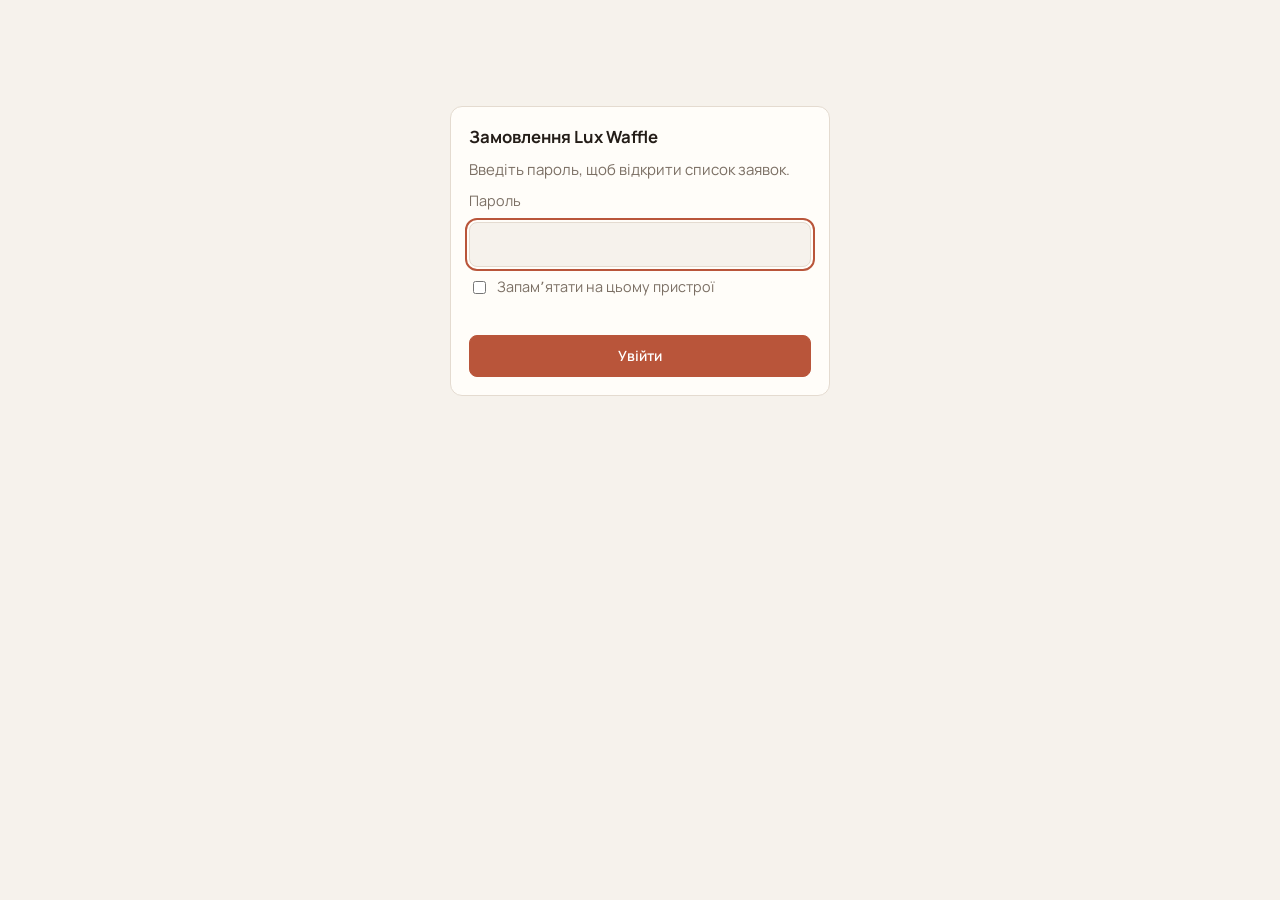
<file: admin/index.html>
<!doctype html>
<html lang="uk">
<head>
<meta charset="utf-8">
<meta name="viewport" content="width=device-width, initial-scale=1, viewport-fit=cover">
<meta name="robots" content="noindex, nofollow">
<title>Замовлення · Lux Waffle</title>
<link rel="icon" href="data:image/svg+xml,%3Csvg xmlns='http://www.w3.org/2000/svg' viewBox='0 0 64 64'%3E%3Crect width='64' height='64' rx='14' fill='%23B9553A'/%3E%3Ctext x='32' y='43' font-size='30' font-family='Georgia,serif' font-weight='700' text-anchor='middle' fill='%23fff'%3ELW%3C/text%3E%3C/svg%3E">
<link rel="stylesheet" href="https://fonts.googleapis.com/css2?family=Manrope:wght@500;600;700&family=JetBrains+Mono:wght@500&display=swap">
<style>
:root {
  --bg: #f6f2ec; --panel: #fffdf9; --fg: #241d18; --muted: #7b6f64; --line: #e4dbd0;
  --accent: #b9553a; --accent-fg: #ffffff;
  --ok: #2f7d4f; --ok-bg: #e3f2e8; --bad: #a93a2e; --bad-bg: #f8e0dc; --info: #3b5f8a; --info-bg: #e3ebf5;
  --font: "Manrope", "Segoe UI", system-ui, sans-serif; --mono: "JetBrains Mono", ui-monospace, Menlo, monospace;
  color-scheme: light;
}
@media (prefers-color-scheme: dark) { :root {
  --bg: #1a1613; --panel: #241f1b; --fg: #f1ebe4; --muted: #a2968b; --line: #3a322c;
  --accent: #d9765a; --accent-fg: #1a1613;
  --ok: #7fcf9b; --ok-bg: #1e3326; --bad: #f09a8c; --bad-bg: #44231f; --info: #9dbbe0; --info-bg: #1f2d3f;
  color-scheme: dark } }
* { box-sizing: border-box }
html, body { margin: 0 }
[hidden] { display: none !important }
body { background: var(--bg); color: var(--fg); font-family: var(--font); font-size: 15px; line-height: 1.45; padding-inline: 16px; padding-block: calc(16px + env(safe-area-inset-top, 0px)) calc(48px + env(safe-area-inset-bottom, 0px)) }
.wrap { max-width: 1080px; margin-inline: auto; display: grid; gap: 18px }

/* hero: photo banner, text sits on a soft gradient at the bottom-left; cropped by object-fit on every width */
.hero { position: relative; border-radius: 14px; overflow: hidden; min-height: 180px; display: grid; grid-template-columns: minmax(0, 1fr) auto; align-items: end; gap: 10px; padding: 14px 16px; isolation: isolate; border: 1px solid var(--line) }
.hero__pic { position: absolute; inset: 0; z-index: -2 }
.hero__pic img { width: 100%; height: 100%; object-fit: cover; object-position: center 60%; display: block }
.hero::after { content: ""; position: absolute; inset: 0; z-index: -1; background: linear-gradient(180deg, rgba(20,14,10,0) 35%, rgba(20,14,10,.62) 100%) }
.hero__text { color: #fff; text-shadow: 0 1px 2px rgba(0,0,0,.45); min-width: 0 }
.hero__text h1 { color: #fff }
.hero__text .sub { color: rgba(255,255,255,.88) }
.hero__tools { justify-content: flex-end }
.hero__tools .fresh { color: rgba(255,255,255,.85); text-shadow: 0 1px 2px rgba(0,0,0,.45) }
.hero__tools .btn { background: rgba(255,253,249,.92); color: #241d18; border-color: transparent }
@media (min-width: 561px) { .hero { min-height: 240px } }
@media (max-width: 560px) { .hero { grid-template-columns: 1fr; min-height: 200px } .hero__tools { justify-content: flex-start } }
h1 { font-size: 1.35rem; margin: 0; letter-spacing: -.01em }
.sub { color: var(--muted); font-size: .9rem; margin: 0 }
.tiles { display: grid; grid-template-columns: repeat(auto-fit, minmax(120px, 1fr)); gap: 10px }
.tile { background: var(--panel); border: 1px solid var(--line); border-radius: 10px; padding: 10px 12px }
.tile b { display: block; font-size: 1.5rem; font-variant-numeric: tabular-nums; line-height: 1.1 }
.tile span { color: var(--muted); font-size: .8rem; text-transform: uppercase; letter-spacing: .05em }
.tile .src b { color: var(--ok) }
.tile--ads { grid-column: span 2 }
.spend { display: flex; flex-wrap: wrap; gap: 6px; align-items: center; margin-top: 8px }
.spend label { flex: 1 0 100% }
.spend input { border: 1px solid var(--line); background: var(--bg); color: var(--fg); border-radius: 8px; padding: 6px 8px; font: inherit; font-size: .88rem; min-width: 0 }
.spend #spend-amt { width: 7em; font-variant-numeric: tabular-nums }
.spend #spend-note { flex: 1 1 8em }
@media (max-width: 420px) { .tile--ads { grid-column: 1 / -1 } }
.toolbar { display: flex; flex-wrap: wrap; gap: 8px; align-items: center }
.chip { border: 1px solid var(--line); background: var(--panel); color: var(--fg); border-radius: 999px; padding: 6px 12px; font: inherit; font-size: .88rem; cursor: pointer }
.chip[aria-pressed="true"] { background: var(--fg); color: var(--bg); border-color: var(--fg) }
.chip:focus-visible, .flag:focus-visible, .btn:focus-visible, input:focus-visible { outline: 2px solid var(--accent); outline-offset: 2px }
.search { flex: 1 1 180px; min-width: 0; border: 1px solid var(--line); background: var(--panel); color: var(--fg); border-radius: 999px; padding: 7px 14px; font: inherit; font-size: .9rem }
.btn { border: 1px solid var(--line); background: var(--panel); color: var(--fg); border-radius: 8px; padding: 6px 12px; font: inherit; font-size: .88rem; cursor: pointer }
.btn--primary { background: var(--accent); color: var(--accent-fg); border-color: var(--accent); font-weight: 600; padding: 10px 16px }
.list { display: grid; gap: 10px }
.order { background: var(--panel); border: 1px solid var(--line); border-radius: 12px; padding: 12px 14px; display: grid; grid-template-columns: minmax(0, 1fr) auto; gap: 8px 16px; align-items: start }
.order.declined { opacity: .6 }
.who { display: flex; flex-wrap: wrap; align-items: baseline; gap: 4px 10px; min-width: 0 }
.who b { font-size: 1.02rem }
.who .date { color: var(--muted); font-size: .85rem; font-variant-numeric: tabular-nums }
.meta { color: var(--muted); font-size: .88rem; display: flex; flex-wrap: wrap; gap: 2px 12px; min-width: 0 }
.meta .phone { font-family: var(--mono); font-size: .84rem; color: var(--fg) }
.meta .phone a { color: inherit; text-decoration: none; border-bottom: 1px dotted var(--muted) }
.items { font-size: .92rem; display: flex; flex-wrap: wrap; gap: 4px 8px; align-items: baseline }
.items .sum { font-weight: 700; font-variant-numeric: tabular-nums }
.src { font-size: .8rem; color: var(--muted) }
.src code { font-family: var(--mono); font-size: .78rem; background: var(--info-bg); color: var(--info); padding: 1px 6px; border-radius: 6px }
.flags { display: flex; flex-direction: column; gap: 6px; min-width: 150px }
.flag { display: flex; align-items: center; gap: 8px; border: 1px solid var(--line); background: var(--panel); color: var(--fg); border-radius: 8px; padding: 8px 10px; font: inherit; font-size: .88rem; cursor: pointer; text-align: left; white-space: nowrap }
.flag i { width: 16px; height: 16px; border-radius: 4px; border: 1.5px solid var(--muted); display: inline-grid; place-items: center; font-style: normal; font-size: 11px; flex: none }
.flag[aria-pressed="true"].paid { background: var(--ok-bg); color: var(--ok); border-color: transparent }
.flag[aria-pressed="true"].shipped { background: var(--info-bg); color: var(--info); border-color: transparent }
.flag[aria-pressed="true"].declined { background: var(--bad-bg); color: var(--bad); border-color: transparent }
.flag[aria-pressed="true"] i { background: currentColor; border-color: currentColor }
.flag[aria-pressed="true"] i::before { content: "✓"; color: var(--panel) }
.flag:disabled { opacity: .5; cursor: progress }
.flag small { color: var(--muted); font-size: .75rem; margin-left: auto; font-variant-numeric: tabular-nums }
.note { grid-column: 1 / -1; display: flex; gap: 6px; align-items: center }
.note input { flex: 1; min-width: 0; border: 1px solid transparent; background: transparent; color: var(--fg); font: inherit; font-size: .86rem; padding: 4px 6px; border-radius: 6px }
.note input:hover, .note input:focus { border-color: var(--line); background: var(--bg) }
.state { background: var(--panel); border: 1px solid var(--line); border-radius: 12px; padding: 18px; display: grid; gap: 10px }
.state h2 { margin: 0; font-size: 1.05rem }
.state p { margin: 0; color: var(--muted) }
.state.err { border-color: var(--bad) }
.login { max-width: 380px; margin: 10vh auto 0 }
.login input { width: 100%; border: 1px solid var(--line); background: var(--bg); color: var(--fg); border-radius: 8px; padding: 10px 12px; font: inherit; font-size: 1rem }
.login .msg { color: var(--bad); font-size: .88rem; min-height: 1.2em; margin: 0 }
.toast { position: fixed; left: 50%; bottom: calc(16px + env(safe-area-inset-bottom, 0px)); transform: translateX(-50%); background: var(--fg); color: var(--bg); padding: 8px 14px; border-radius: 999px; font-size: .88rem; box-shadow: 0 6px 20px rgba(0,0,0,.2); max-width: calc(100vw - 32px); text-align: center }
.fresh { color: var(--muted); font-size: .8rem; font-variant-numeric: tabular-nums }
/* Нова Пошта: рядок посилки в замовленні, плитка синхронізації, ТТН без замовлення */
.np { display: flex; flex-wrap: wrap; align-items: center; gap: 4px 8px; font-size: .84rem }
.np a { font-family: var(--mono); font-size: .8rem; color: inherit; text-decoration: none; border-bottom: 1px dotted var(--muted) }
.np .pill { border-radius: 999px; padding: 1px 8px; font-weight: 600; font-size: .78rem; background: var(--info-bg); color: var(--info) }
.np .pill.received { background: var(--ok-bg); color: var(--ok) }
.np .pill.refused, .np .pill.deleted { background: var(--bad-bg); color: var(--bad) }
.np .pill.arrived { background: #fbecd0; color: #8a5a10 }
.np .pill.arrived.late { background: var(--bad-bg); color: var(--bad) }
@media (prefers-color-scheme: dark) { .np .pill.arrived { background: #3d2f17; color: #f0c477 } }
.np .muted { color: var(--muted) }
.tile--np .src.err { color: var(--bad) }
.tile--np .btn { margin-top: 8px }
.unmatched { background: var(--panel); border: 1px solid var(--line); border-radius: 12px; padding: 10px 14px }
.unmatched summary { cursor: pointer; font-weight: 600; font-size: .92rem }
.unmatched ul { margin: 8px 0 0; padding: 0; list-style: none; display: grid; gap: 6px }
.unmatched li { font-size: .86rem; display: flex; flex-wrap: wrap; gap: 2px 10px }
@media (max-width: 560px) {
  .order { grid-template-columns: 1fr }
  .flags { flex-direction: row; flex-wrap: wrap }
  .flag { flex: 1 1 auto }
}
@media (prefers-reduced-motion: no-preference) { .flag { transition: background .15s, color .15s } }
</style>
</head>
<body>

<form class="state login" id="login" autocomplete="off">
  <h2>Замовлення Lux Waffle</h2>
  <p>Введіть пароль, щоб відкрити список заявок.</p>
  <label for="pass" class="sub">Пароль</label>
  <input id="pass" name="pass" type="password" autocomplete="current-password" required>
  <label class="sub" style="display:flex;gap:8px;align-items:center"><input type="checkbox" id="remember" style="width:auto"> Запамʼятати на цьому пристрої</label>
  <p class="msg" id="login-msg"></p>
  <button class="btn btn--primary" type="submit" id="login-btn">Увійти</button>
</form>

<div class="wrap" id="app" hidden>
  <header class="hero">
    <picture class="hero__pic">
      <source media="(max-width: 560px)" srcset="hero-mobile.jpg">
      <img src="hero-desktop.jpg" alt="" width="1600" height="500" decoding="async" fetchpriority="high">
    </picture>
    <div class="hero__text">
      <h1>Замовлення Lux Waffle</h1>
      <p class="sub">Кожна позначка «Сплачено» — ще один комплект, який працює на нас.</p>
    </div>
    <div class="toolbar hero__tools">
      <span class="fresh" id="fresh"></span>
      <a class="btn" href="../sklad/">Склад</a>
      <button class="btn" id="refresh" type="button">Оновити</button>
      <button class="btn" id="logout" type="button">Вийти</button>
    </div>
  </header>

  <section class="tiles" id="tiles" aria-label="Підсумок"></section>

  <div class="toolbar" role="group" aria-label="Фільтр">
    <button class="chip" type="button" data-f="all" aria-pressed="true">Усі</button>
    <button class="chip" type="button" data-f="new" aria-pressed="false">Нові</button>
    <button class="chip" type="button" data-f="paid" aria-pressed="false">Сплачені</button>
    <button class="chip" type="button" data-f="shipped" aria-pressed="false">Відправлені</button>
    <button class="chip" type="button" data-f="declined" aria-pressed="false">Відмови</button>
    <button class="chip" type="button" data-f="arrived" aria-pressed="false">На пошті</button>
    <input class="search" id="q" type="search" placeholder="Пошук: імʼя, телефон, місто" aria-label="Пошук">
  </div>

  <section class="state" id="state" hidden></section>
  <section class="list" id="list"></section>
  <details class="unmatched" id="unmatched" hidden></details>
</div>

<script>
(() => {
  const API = 'https://abrgippumkwgraisdgui.supabase.co/functions/v1/luxwaffle-admin';
  const $ = (s, r = document) => r.querySelector(s);
  const unmatchedEl = $('#unmatched'), login = $('#login'), app = $('#app'), list = $('#list'), state = $('#state'), tiles = $('#tiles'), fresh = $('#fresh'), loginMsg = $('#login-msg');
  let orders = [], ads = null, np = null, npBusy = false, filter = 'all', query = '', pass = '', busy = new Set();
  const PRICE = 1070;
  // Собівартість комплекту за датою замовлення (Київ): до 16.10 — 450 ₴, з 16.10 — 500 ₴. Список приходить із сервера (admin_settings.cost_tiers).
  let costTiers = [{ from: '2026-10-09', cost: 450 }, { from: '2026-10-16', cost: 500 }];
  const kyivDate = iso => new Date(iso).toLocaleDateString('en-CA', { timeZone: 'Europe/Kyiv' });
  const costOf = o => { const d = kyivDate(o.created_at); let c = costTiers[0].cost; for (const t of costTiers) if (d >= t.from) c = t.cost; return c; };
  // Маржа — від суми самого замовлення: ціна змінювалась (950 ₴ до 03.11.2026, далі 1070 ₴), старі замовлення не перераховуються.
  // Кухонні рушнички (пара 40×60, 236 ₴, з 23.11.2026): позиції «Кухонні: …», у orders.sets не входять.
  // Собівартість пари кухонних — 110 ₴ (власник, 23.11.2026).
  const KITCHEN_COST = 110;
  const kitchenOf = o => Array.isArray(o.items) ? o.items.reduce((s, [n, q]) => s + (String(n).startsWith('Кухонні:') ? +q || 0 : 0), 0) : 0;
  const marginOf = o => (+o.total || (+o.sets || 0) * PRICE) - (+o.sets || 0) * costOf(o) - kitchenOf(o) * (KITCHEN_COST || 0);
  const uah = n => (Math.round(n) || 0).toLocaleString('uk-UA') + ' ₴';

  const rd = (k) => { try { return sessionStorage.getItem(k) || localStorage.getItem(k) || ''; } catch (_) { return ''; } };
  const wr = (k, v, persist) => { try { sessionStorage.setItem(k, v); if (persist) localStorage.setItem(k, v); } catch (_) {} };
  const clr = (k) => { try { sessionStorage.removeItem(k); localStorage.removeItem(k); } catch (_) {} };
  try { filter = localStorage.getItem('lw_filter') || 'all'; } catch (_) {}
  document.querySelectorAll('.chip').forEach(c => c.setAttribute('aria-pressed', String(c.dataset.f === filter)));

  const fmtDate = iso => new Date(iso).toLocaleString('uk-UA', { timeZone: 'Europe/Kyiv', day: '2-digit', month: '2-digit', hour: '2-digit', minute: '2-digit' });
  const fmtShort = iso => new Date(iso).toLocaleDateString('uk-UA', { timeZone: 'Europe/Kyiv', day: '2-digit', month: '2-digit' });
  const esc = s => String(s ?? '').replace(/[&<>"]/g, c => ({ '&': '&amp;', '<': '&lt;', '>': '&gt;', '"': '&quot;' }[c]));
  const telHref = p => 'tel:' + String(p || '').replace(/[^\d+]/g, '');
  // Нова Пошта: остання посилка замовлення і її стан
  const NP_KIND = { received: 'Отримано', refused: 'Відмова / повернення', arrived: 'На відділенні', transit: 'В дорозі', created: 'Створено ТТН', deleted: 'ТТН видалено', notfound: 'Не знайдено' };
  const shipOf = o => (Array.isArray(o.np_shipments) && o.np_shipments.length) ? [...o.np_shipments].sort((a, b) => String(b.created_date).localeCompare(String(a.created_date)))[0] : null;
  const daysSince = iso => iso ? Math.floor((Date.now() - new Date(iso)) / 864e5) : 0;
  const npTrack = ttn => `https://novaposhta.ua/tracking/?cargo_number=${encodeURIComponent(ttn)}`;
  const npLine = o => {
    const sh = shipOf(o); if (!sh) return '';
    const k = sh.kind || 'created', wait = k === 'arrived' ? daysSince(sh.arrived_at) : 0;
    const when = k === 'received' && sh.received_at ? ` ${fmtShort(sh.received_at)}` : k === 'arrived' && sh.arrived_at ? ` з ${fmtShort(sh.arrived_at)} (${wait} дн.)` : '';
    const paidFrom = k === 'arrived' && sh.storage_paid_from ? `<span class="muted">платне зберігання з ${esc(sh.storage_paid_from.split('-').reverse().slice(0, 2).join('.'))}</span>` : '';
    const money = sh.money_status ? `<span class="muted">переказ: ${esc(sh.money_status)}</span>` : '';
    return `<div class="np"><span aria-hidden="true">📦</span><a href="${npTrack(sh.ttn)}" target="_blank" rel="noopener">${esc(sh.ttn)}</a><span class="pill ${esc(k)}${wait >= 3 ? ' late' : ''}" title="${esc(sh.status || '')}">${esc(NP_KIND[k] || k)}${when}</span>${paidFrom}${money}</div>`;
  };

  let toastT; const toast = msg => { let t = $('.toast'); if (!t) { t = document.createElement('div'); t.className = 'toast'; document.body.appendChild(t); } t.textContent = msg; clearTimeout(toastT); toastT = setTimeout(() => t.remove(), 2800); };
  const showState = (title, text, isErr) => { state.hidden = false; state.classList.toggle('err', !!isErr); state.innerHTML = `<h2>${esc(title)}</h2><p>${esc(text)}</p>`; };

  const api = async (body) => {
    const r = await fetch(API, { method: 'POST', headers: { 'Content-Type': 'application/json' }, body: JSON.stringify({ pass, ...body }) });
    const d = await r.json().catch(() => ({ ok: false, error: 'json' }));
    if (r.status === 401) { d.error = 'auth'; }
    if (r.status === 429) { d.error = 'locked'; }
    return d;
  };
  const errText = e => ({ auth: 'Невірний пароль.', locked: 'Забагато невдалих спроб. Зачекайте 15 хвилин.', db: 'База не відповіла. Спробуйте ще раз.', origin: 'Сторінку відкрито не з luxwaffle.in.ua.' }[e] || 'Щось пішло не так. Спробуйте «Оновити».');

  const visible = () => orders.filter(o => {
    const f = filter === 'all' || (filter === 'new' && !o.paid_at && !o.shipped_at && !o.declined_at) || (filter === 'paid' && o.paid_at) || (filter === 'shipped' && o.shipped_at) || (filter === 'declined' && o.declined_at) || (filter === 'arrived' && shipOf(o)?.kind === 'arrived');
    if (!f) return false;
    if (!query) return true;
    return [o.name, o.phone, o.city, o.warehouse, o.utm_content].join(' ').toLowerCase().includes(query);
  });

  const renderTiles = () => {
    const paid = orders.filter(o => o.paid_at), shipped = orders.filter(o => o.shipped_at), declined = orders.filter(o => o.declined_at);
    const work = orders.filter(o => !o.paid_at && !o.declined_at);
    const sets = r => r.reduce((s, o) => s + (+o.sets || 0), 0), kitchen = r => r.reduce((s, o) => s + kitchenOf(o), 0), money = r => r.reduce((s, o) => s + (+o.total || 0), 0);
    const decided = paid.length + declined.length, pickup = decided ? Math.round(100 * paid.length / decided) : null;
    const metaSpend = ads && ads.meta_spend != null ? ads.meta_spend : null;
    const manual = ads ? (+ads.manual_spend || 0) : 0;
    const spend = (metaSpend || 0) + manual;
    const live = orders.filter(o => !o.declined_at);
    const perOrder = live.length && spend ? spend / live.length : null;
    const margin = paid.reduce((s, o) => s + marginOf(o), 0);
    const profit = paid.length ? margin - spend : null;
    const costNow = costTiers[costTiers.length - 1].cost;
    const t = (l, v, s) => `<div class="tile"><b>${v}</b><span>${l}</span>${s ? `<div class="src">${s}</div>` : ''}</div>`;
    tiles.innerHTML = [
      t('Заявок', orders.length, `${esc(uah(money(orders)))} · ${sets(orders)} компл.${kitchen(orders) ? ` + ${kitchen(orders)} пар кух.` : ''}`),
      t('Сплачено', paid.length, `<b>${esc(uah(money(paid)))}</b>`),
      t('Відправлено', shipped.length, esc(uah(money(shipped)))),
      t('У роботі', work.length, esc(uah(money(work)))),
      t('Відмов', declined.length, esc(uah(money(declined)))),
      t('Викуп', pickup == null ? '—' : pickup + '%', 'серед вирішених'),
      `<div class="tile tile--ads"><b>${metaSpend == null && !manual ? '—' : esc(uah(spend))}</b><span>Витрачено на рекламу</span>
        <div class="src">Meta: ${metaSpend == null ? 'немає даних' : esc(uah(metaSpend))}${ads && ads.meta_today != null ? ` (сьогодні ${esc(uah(ads.meta_today))})` : ''}</div>
        <form class="spend" id="spend-form"><label for="spend-amt" class="src">Інше (TikTok тощо)</label><input id="spend-amt" type="number" min="0" step="1" inputmode="numeric" value="${manual || ''}" placeholder="0"><input id="spend-note" type="text" value="${esc(ads ? ads.manual_note || '' : '')}" placeholder="коментар" maxlength="200"><button class="btn" type="submit">Зберегти</button></form></div>`,
      t('Вартість заявки', perOrder == null ? '—' : esc(uah(perOrder)), 'реклама ÷ заявки без відмов'),
      t('Прибуток', profit == null ? '—' : esc(uah(profit)), `маржа сплачених ${esc(uah(margin))} − реклама · собівартість зараз ${costNow} ₴/компл.`),
      npTile(),
    ].join('');
    const nb = $('#np-sync'); if (nb) nb.addEventListener('click', npSync);
    const f = $('#spend-form'); if (f) f.addEventListener('submit', saveSpend);
  };

  const npTile = () => {
    const last = np && np.last, ships = orders.map(shipOf).filter(Boolean);
    const arrived = ships.filter(x => x.kind === 'arrived').length, transit = ships.filter(x => x.kind === 'transit' || x.kind === 'created').length;
    const errs = { no_key: 'Додайте API-ключ НП у Supabase (секрет NP_API_KEY)' };
    const st = !last ? 'ще не синхронізовано' : last.ok ? `синхр. ${esc(fmtDate(last.at))}` : `<span class="err">${esc(errs[last.error] || 'помилка: ' + (last.error || ''))}</span>`;
    return `<div class="tile tile--ads tile--np"><b>${arrived}</b><span>На відділенні НП</span>
      <div class="src">в дорозі ${transit} · ${st}</div>
      <button class="btn" type="button" id="np-sync" ${npBusy ? 'disabled' : ''}>${npBusy ? 'Синхронізую…' : 'Оновити з Нової Пошти'}</button></div>`;
  };
  const renderUnmatched = () => {
    const rows = (np && np.unmatched) || [];
    unmatchedEl.hidden = !rows.length; if (!rows.length) { unmatchedEl.innerHTML = ''; return; }
    unmatchedEl.innerHTML = `<summary>ТТН без замовлення з сайту: ${rows.length}</summary>
      <p class="sub" style="margin-top:6px">Посилки з кабінету НП, які не збіглися з заявкою за телефоном. Щоб привʼязати — впишіть ТТН у нотатку потрібного замовлення.</p>
      <ul>${rows.map(r => `<li><a class="phone" href="${npTrack(r.ttn)}" target="_blank" rel="noopener">${esc(r.ttn)}</a><span>${esc(r.recipient_name || '')}</span><span class="phone">${esc(r.recipient_phone || '')}</span><span class="sub">${r.created_date ? esc(fmtShort(r.created_date)) : ''} · ${esc(NP_KIND[r.kind] || '—')}</span></li>`).join('')}</ul>`;
  };
  const npSync = async () => {
    if (npBusy) return; npBusy = true; renderTiles();
    const d = await api({ action: 'np_sync' }).catch(() => ({ ok: false, error: 'net' }));
    npBusy = false;
    if (d.ok) { orders = d.orders || orders; ads = d.ads || ads; np = d.np || np; render(); toast(np && np.last && np.last.ok ? `Нова Пошта: оновлено ${np.last.tracked ?? 0} посилок, змін ${np.last.changed ?? 0}` : 'Нова Пошта: не вдалося синхронізувати'); }
    else { renderTiles(); toast('Не вдалося: ' + errText(d.error)); }
  };

  const saveSpend = async e => {
    e.preventDefault();
    const amount = +$('#spend-amt').value || 0, note = $('#spend-note').value.trim();
    const d = await api({ action: 'spend', amount, note }).catch(() => ({ ok: false, error: 'net' }));
    if (d.ok) { ads = d.ads; toast('Витрати збережено'); renderTiles(); } else toast('Не збережено: ' + errText(d.error));
  };

  const render = () => {
    renderTiles(); renderUnmatched();
    const rows = visible();
    if (!rows.length) { list.innerHTML = `<div class="state"><h2>Нічого не знайдено</h2><p>Змініть фільтр або пошук.</p></div>`; return; }
    list.innerHTML = rows.map(o => {
      const items = Array.isArray(o.items) ? o.items.map(([n, q]) => `${esc(n)} × ${q}`).join(', ') : '';
      const src = o.utm_content ? `<code>${esc(o.utm_content)}</code>` : (o.utm_source ? esc(o.utm_source) : 'без мітки');
      const flag = (k, label, at) => `<button class="flag ${k}" type="button" data-id="${o.id}" data-k="${k}" aria-pressed="${at ? 'true' : 'false'}" ${busy.has(o.id) ? 'disabled' : ''}><i aria-hidden="true"></i>${label}${at ? `<small>${fmtShort(at)}</small>` : ''}</button>`;
      return `<article class="order${o.declined_at ? ' declined' : ''}" data-id="${o.id}">
        <div style="display:grid;gap:4px;min-width:0">
          <div class="who"><b>${esc(o.name)}</b><span class="date">${fmtDate(o.created_at)}</span></div>
          <div class="meta"><span class="phone"><a href="${telHref(o.phone)}">${esc(o.phone)}</a></span><span>${esc(o.city)}</span><span>${esc(o.warehouse)}</span></div>
          <div class="items"><span>${items}</span><span class="sum">${(+o.total || 0).toLocaleString('uk-UA')} ₴</span><span class="src">маржа ${esc(uah(marginOf(o)))} (${+o.sets ? `собів. ${costOf(o)} ₴` : ''}${+o.sets && kitchenOf(o) ? '; ' : ''}${kitchenOf(o) ? (KITCHEN_COST == null ? 'кухонні без собів.' : `кухонні ${KITCHEN_COST} ₴/пара`) : ''})</span></div>
          <div class="src">${src}${o.utm_term ? ` · ${esc(o.utm_term)}` : ''}${o.browser_kind ? ` · ${esc(o.browser_kind)}` : ''}</div>
          ${npLine(o)}
        </div>
        <div class="flags">
          ${flag('paid', 'Сплачено', o.paid_at)}
          ${flag('shipped', 'Відправлено', o.shipped_at)}
          ${flag('declined', 'Відмова', o.declined_at)}
        </div>
        <div class="note"><input type="text" id="note-${o.id}" data-id="${o.id}" value="${esc(o.admin_note || '')}" placeholder="Нотатка (ТТН, коментар)…" aria-label="Нотатка"></div>
      </article>`;
    }).join('');
  };

  const load = async () => {
    const d = await api({ action: 'list' }).catch(() => ({ ok: false, error: 'net' }));
    if (!d.ok) {
      if (d.error === 'auth' || d.error === 'locked') { logout(errText(d.error)); return false; }
      showState('Не вдалося завантажити', errText(d.error), true); return false;
    }
    orders = d.orders || []; ads = d.ads || ads; np = d.np || np; if (ads && Array.isArray(ads.cost_tiers) && ads.cost_tiers.length) costTiers = ads.cost_tiers; state.hidden = true;
    fresh.textContent = 'Оновлено ' + new Date().toLocaleTimeString('uk-UA', { hour: '2-digit', minute: '2-digit' });
    render(); return true;
  };

  const setFlag = async (id, k, on) => {
    if (busy.has(id)) return;
    busy.add(id); render();
    const d = await api({ action: 'flag', id, k, on }).catch(() => ({ ok: false, error: 'net' }));
    if (d.ok && d.order) { const o = orders.find(x => x.id === id); if (o) Object.assign(o, d.order); toast(on ? ({ paid: 'Позначено як сплачене', shipped: 'Позначено як відправлене', declined: 'Позначено як відмову' })[k] : 'Позначку знято'); }
    else toast('Не збережено: ' + errText(d.error));
    busy.delete(id); render();
  };

  const saveNote = async (id, text) => {
    const o = orders.find(x => x.id === id); if (!o || (o.admin_note || '') === text) return;
    const d = await api({ action: 'note', id, text }).catch(() => ({ ok: false, error: 'net' }));
    if (d.ok) { o.admin_note = text; toast('Нотатку збережено'); } else toast('Нотатку не збережено: ' + errText(d.error));
  };

  const enter = async () => { login.hidden = true; app.hidden = false; const ok = await load(); if (ok) $('#q').value = ''; };
  const logout = (msg) => { pass = ''; clr('lw_admin'); orders = []; app.hidden = true; login.hidden = false; loginMsg.textContent = msg || ''; $('#pass').value = ''; $('#pass').focus(); };

  login.addEventListener('submit', async e => {
    e.preventDefault();
    const btn = $('#login-btn'); btn.disabled = true; loginMsg.textContent = '';
    pass = $('#pass').value;
    const d = await api({ action: 'list' }).catch(() => ({ ok: false, error: 'net' }));
    btn.disabled = false;
    if (!d.ok) { pass = ''; loginMsg.textContent = errText(d.error); return; }
    wr('lw_admin', pass, $('#remember').checked);
    orders = d.orders || []; ads = d.ads || ads; np = d.np || np; if (ads && Array.isArray(ads.cost_tiers) && ads.cost_tiers.length) costTiers = ads.cost_tiers; login.hidden = true; app.hidden = false; state.hidden = true;
    fresh.textContent = 'Оновлено ' + new Date().toLocaleTimeString('uk-UA', { hour: '2-digit', minute: '2-digit' });
    render();
  });
  list.addEventListener('click', e => { const b = e.target.closest('.flag'); if (b) setFlag(b.dataset.id, b.dataset.k, b.getAttribute('aria-pressed') !== 'true'); });
  list.addEventListener('change', e => { const i = e.target.closest('.note input'); if (i) saveNote(i.dataset.id, i.value.trim()); });
  document.querySelectorAll('.chip').forEach(c => c.addEventListener('click', () => { filter = c.dataset.f; try { localStorage.setItem('lw_filter', filter); } catch (_) {} document.querySelectorAll('.chip').forEach(x => x.setAttribute('aria-pressed', String(x === c))); render(); }));
  $('#q').addEventListener('input', e => { query = e.target.value.trim().toLowerCase(); render(); });
  $('#refresh').addEventListener('click', load);
  $('#logout').addEventListener('click', () => logout(''));
  document.addEventListener('visibilitychange', () => { if (!document.hidden && pass) load(); });

  pass = rd('lw_admin');
  if (pass) enter(); else $('#pass').focus();
})();
</script>
</body>
</html>
</file>
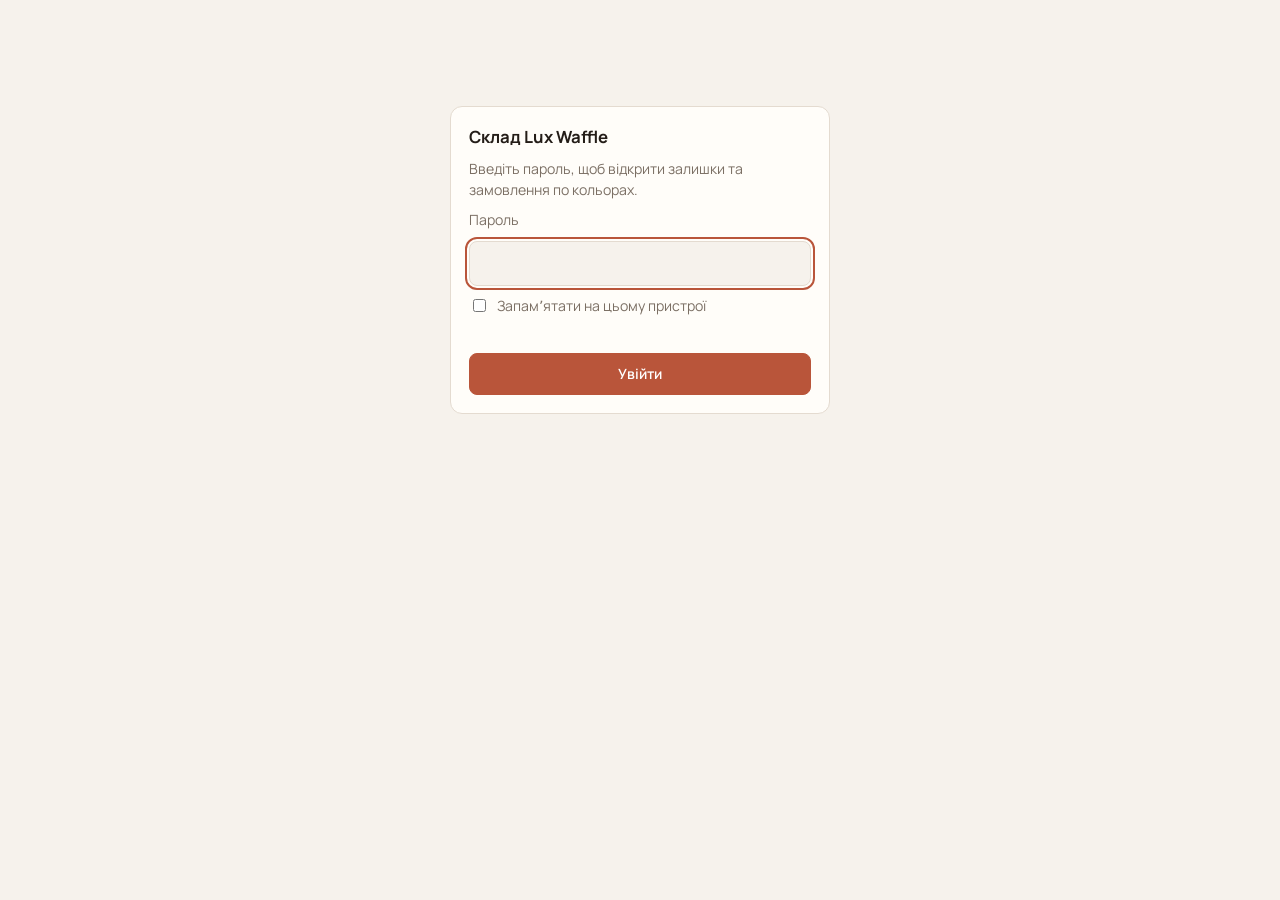
<file: sklad/index.html>
<!doctype html>
<html lang="uk">
<head>
<meta charset="utf-8">
<meta name="viewport" content="width=device-width, initial-scale=1, viewport-fit=cover">
<meta name="robots" content="noindex, nofollow">
<title>Склад · Lux Waffle</title>
<link rel="icon" href="data:image/svg+xml,%3Csvg xmlns='http://www.w3.org/2000/svg' viewBox='0 0 64 64'%3E%3Crect width='64' height='64' rx='14' fill='%23B9553A'/%3E%3Ctext x='32' y='43' font-size='30' font-family='Georgia,serif' font-weight='700' text-anchor='middle' fill='%23fff'%3ELW%3C/text%3E%3C/svg%3E">
<link rel="stylesheet" href="https://fonts.googleapis.com/css2?family=Manrope:wght@500;600;700&display=swap">
<style>
:root {
  --bg: #f6f2ec; --panel: #fffdf9; --fg: #241d18; --muted: #7b6f64; --line: #e4dbd0;
  --accent: #b9553a; --accent-fg: #ffffff;
  --ok: #2f7d4f; --ok-bg: #e3f2e8; --bad: #a93a2e; --bad-bg: #f8e0dc; --warn: #8a5a10; --warn-bg: #fbecd0; --info: #3b5f8a; --info-bg: #e3ebf5;
  --font: "Manrope", "Segoe UI", system-ui, sans-serif;
  color-scheme: light;
}
@media (prefers-color-scheme: dark) { :root {
  --bg: #1a1613; --panel: #241f1b; --fg: #f1ebe4; --muted: #a2968b; --line: #3a322c;
  --accent: #d9765a; --accent-fg: #1a1613;
  --ok: #7fcf9b; --ok-bg: #1e3326; --bad: #f09a8c; --bad-bg: #44231f; --warn: #f0c477; --warn-bg: #3d2f17; --info: #9dbbe0; --info-bg: #1f2d3f;
  color-scheme: dark } }
* { box-sizing: border-box }
html, body { margin: 0 }
[hidden] { display: none !important }
body { background: var(--bg); color: var(--fg); font-family: var(--font); font-size: 15px; line-height: 1.45; padding-inline: 16px; padding-block: calc(16px + env(safe-area-inset-top, 0px)) calc(48px + env(safe-area-inset-bottom, 0px)) }
.wrap { max-width: 1080px; margin-inline: auto; display: grid; gap: 16px }
h1 { font-size: 1.35rem; margin: 0; letter-spacing: -.01em }
h2 { font-size: 1.05rem; margin: 0 }
.sub { color: var(--muted); font-size: .88rem; margin: 0 }
.head { display: flex; flex-wrap: wrap; align-items: center; justify-content: space-between; gap: 8px }
.tools { display: flex; gap: 8px; align-items: center; flex-wrap: wrap }
.btn { border: 1px solid var(--line); background: var(--panel); color: var(--fg); border-radius: 8px; padding: 7px 12px; font: inherit; font-size: .88rem; cursor: pointer }
.btn--primary { background: var(--accent); color: var(--accent-fg); border-color: var(--accent); font-weight: 600; padding: 10px 16px }
.btn:disabled { opacity: .5; cursor: progress }
.btn:focus-visible, input:focus-visible, summary:focus-visible { outline: 2px solid var(--accent); outline-offset: 2px }
.tiles { display: grid; grid-template-columns: repeat(auto-fit, minmax(140px, 1fr)); gap: 10px }
.tile { background: var(--panel); border: 1px solid var(--line); border-radius: 10px; padding: 10px 12px }
.tile b { display: block; font-size: 1.5rem; font-variant-numeric: tabular-nums; line-height: 1.1 }
.tile span { color: var(--muted); font-size: .78rem; text-transform: uppercase; letter-spacing: .05em }
.tile.hot b { color: var(--accent) }
.note { border-radius: 10px; padding: 10px 14px; font-size: .9rem; background: var(--warn-bg); color: var(--warn) }
.grid { display: grid; grid-template-columns: repeat(auto-fill, minmax(300px, 1fr)); gap: 10px }
.card { background: var(--panel); border: 1px solid var(--line); border-radius: 12px; padding: 12px 14px; display: grid; gap: 10px }
.card__top { display: flex; align-items: center; gap: 10px }
.dot { width: 22px; height: 22px; border-radius: 50%; flex: none; border: 1px solid rgba(0,0,0,.15) }
.card__name { font-weight: 700; font-size: 1.02rem; flex: 1; min-width: 0 }
.need { text-align: right; line-height: 1.1 }
.need b { display: block; font-size: 1.35rem; font-variant-numeric: tabular-nums }
.need small { color: var(--muted); font-size: .72rem; text-transform: uppercase; letter-spacing: .04em }
.need.hot b { color: var(--accent) }
.need.zero b { color: var(--ok) }
.stats { display: flex; flex-wrap: wrap; gap: 4px 14px; font-size: .86rem; color: var(--muted) }
.stats b { color: var(--fg); font-variant-numeric: tabular-nums }
.stocks { display: grid; grid-template-columns: repeat(3, minmax(0, 1fr)); gap: 6px }
.stock { border: 1px solid var(--line); border-radius: 10px; padding: 8px 10px; display: grid; gap: 4px }
.stock label { font-size: .7rem; color: var(--muted); text-transform: uppercase; letter-spacing: .04em }
.stock .val { font-size: 1.25rem; font-weight: 700; font-variant-numeric: tabular-nums }
.stock .val.neg { color: var(--bad) }
.stock input { width: 100%; border: 1px solid var(--line); background: var(--bg); color: var(--fg); border-radius: 8px; padding: 6px 8px; font: inherit; font-size: 1.15rem; font-weight: 700; font-variant-numeric: tabular-nums }
.stock .short { font-size: .76rem; color: var(--warn) }
.stock.mine { border-color: var(--accent) }
.stock.fab { background: color-mix(in srgb, var(--info-bg) 55%, transparent) }
.fabline { font-size: .84rem; color: var(--muted) }
.fabline b { color: var(--fg); font-variant-numeric: tabular-nums }
.fabline .lack { color: var(--warn); font-weight: 600 }
details.panel { background: var(--panel); border: 1px solid var(--line); border-radius: 12px; padding: 12px 14px }
details.panel summary { cursor: pointer; font-weight: 700 }
details.panel[open] summary { margin-bottom: 10px }
.dgrid { display: grid; grid-template-columns: repeat(auto-fill, minmax(150px, 1fr)); gap: 8px; margin-bottom: 10px }
.dgrid label { display: flex; align-items: center; gap: 8px; border: 1px solid var(--line); border-radius: 8px; padding: 6px 8px; font-size: .88rem }
.dgrid label span { flex: 1; min-width: 0 }
.dgrid input { width: 64px; border: 1px solid var(--line); background: var(--bg); color: var(--fg); border-radius: 6px; padding: 4px 6px; font: inherit; text-align: right }
.row { display: flex; gap: 8px; flex-wrap: wrap; align-items: center }
.row input[type=text], .row input[type=password] { flex: 1 1 200px; min-width: 0; border: 1px solid var(--line); background: var(--bg); color: var(--fg); border-radius: 8px; padding: 8px 10px; font: inherit }
.moves { list-style: none; margin: 0; padding: 0; display: grid; gap: 6px }
.moves li { display: flex; flex-wrap: wrap; gap: 2px 10px; font-size: .86rem; border-bottom: 1px dashed var(--line); padding-bottom: 6px }
.moves .when { color: var(--muted); font-variant-numeric: tabular-nums; min-width: 92px }
.moves .d { font-weight: 700; font-variant-numeric: tabular-nums }
.moves .d.plus { color: var(--ok) } .moves .d.minus { color: var(--bad) }
.state { background: var(--panel); border: 1px solid var(--line); border-radius: 12px; padding: 18px; display: grid; gap: 10px }
.state.err { border-color: var(--bad) }
.login { max-width: 380px; margin: 10vh auto 0 }
.login input[type=password] { width: 100%; border: 1px solid var(--line); background: var(--bg); color: var(--fg); border-radius: 8px; padding: 10px 12px; font: inherit; font-size: 1rem }
.login .msg { color: var(--bad); font-size: .88rem; min-height: 1.2em; margin: 0 }
.toast { position: fixed; left: 50%; bottom: calc(16px + env(safe-area-inset-bottom, 0px)); transform: translateX(-50%); background: var(--fg); color: var(--bg); padding: 8px 14px; border-radius: 999px; font-size: .88rem; box-shadow: 0 6px 20px rgba(0,0,0,.2); max-width: calc(100vw - 32px); text-align: center }
</style>
</head>
<body>

<form class="state login" id="login" autocomplete="off">
  <h2>Склад Lux Waffle</h2>
  <p class="sub">Введіть пароль, щоб відкрити залишки та замовлення по кольорах.</p>
  <label for="pass" class="sub">Пароль</label>
  <input id="pass" name="pass" type="password" autocomplete="current-password" required>
  <label class="sub" style="display:flex;gap:8px;align-items:center"><input type="checkbox" id="remember"> Запамʼятати на цьому пристрої</label>
  <p class="msg" id="login-msg"></p>
  <button class="btn btn--primary" type="submit" id="login-btn">Увійти</button>
</form>

<div class="wrap" id="app" hidden>
  <header class="head">
    <div>
      <h1>Склад Lux Waffle</h1>
      <p class="sub" id="who"></p>
    </div>
    <div class="tools">
      <a class="btn" id="to-admin" href="../admin/" hidden>Замовлення</a>
      <button class="btn" id="refresh" type="button">Оновити</button>
      <button class="btn" id="logout" type="button">Вийти</button>
    </div>
  </header>

  <section class="tiles" id="tiles" aria-label="Підсумок"></section>
  <div class="note" id="hint" hidden></div>
  <p class="sub">Рахуємо в комплектах (великий + малий рушник). «Треба пошити» = невідправлені замовлення − склад у Тані − пошите у Людмили. Тканина — у погонних метрах (полотно 1 м × 1,8 м): з 1 метра виходить 1 комплект.</p>
  <section class="grid" id="grid"></section>

  <details class="panel" id="delivery">
    <summary>Поставка від Людмили Тані</summary>
    <p class="sub" style="margin-bottom:10px">Скільки комплектів передано: спишеться зі складу Людмили й додасться Тані.</p>
    <form id="delivery-form">
      <div class="dgrid" id="dgrid"></div>
      <div class="row"><input type="text" id="d-note" maxlength="200" placeholder="Коментар (ТТН, дата)"><button class="btn btn--primary" type="submit">Записати поставку</button></div>
    </form>
  </details>

  <details class="panel" id="sp-panel" hidden>
    <summary>Доступ для Людмили</summary>
    <p class="sub" id="sp-state" style="margin-bottom:10px"></p>
    <form class="row" id="sp-form" autocomplete="off">
      <input type="password" id="sp-pass" minlength="8" maxlength="200" placeholder="Новий пароль для Людмили (від 8 символів)" autocomplete="new-password">
      <button class="btn" type="submit">Зберегти пароль</button>
    </form>
  </details>

  <details class="panel" open>
    <summary>Історія змін</summary>
    <ul class="moves" id="moves"></ul>
  </details>
</div>

<script>
(() => {
  const API = 'https://abrgippumkwgraisdgui.supabase.co/functions/v1/luxwaffle-stock';
  const $ = (s, r = document) => r.querySelector(s);
  const login = $('#login'), app = $('#app'), loginMsg = $('#login-msg');
  const DOT = { 'Білий': '#f4f1ea', 'Сірий': '#a9a8a4', 'Капучино': '#b89a7c', 'Теракот': '#c0603f', 'Чорний': '#232323', 'Лаванда': '#b9a8d8', 'Бузок': '#9f7fb2', 'Лимонний': '#ecd96a', 'Морська хвиля': '#3f8f8c', 'Антрацит': '#4a4d52', 'Манго': '#f2b21b', 'Ментол': '#9fd8c4', 'Кремовий': '#f3ead2', 'М’ята': '#a9cfc6' };
  const WHO = { tanya: 'Ви: Таня (склад продавця)', liudmyla: 'Ви: Людмила (виробник)' };
  const KIND = { count: 'інвентаризація', delivery: 'поставка', shipment: 'відправка клієнту', return: 'повернення (відмова)' };
  const LOC = { tanya: 'Таня', liudmyla: 'Людмила', fabric: 'Людмила · тканина' };
  const m2 = v => (Math.round(Number(v) * 100) / 100).toLocaleString('uk-UA', { maximumFractionDigits: 2 });
  let pass = '', st = null, busy = false;

  const rd = k => { try { return sessionStorage.getItem(k) || localStorage.getItem(k) || ''; } catch (_) { return ''; } };
  const wr = (k, v, persist) => { try { sessionStorage.setItem(k, v); if (persist) localStorage.setItem(k, v); } catch (_) {} };
  const clr = k => { try { sessionStorage.removeItem(k); localStorage.removeItem(k); } catch (_) {} };
  const esc = s => String(s ?? '').replace(/[&<>"]/g, c => ({ '&': '&amp;', '<': '&lt;', '>': '&gt;', '"': '&quot;' }[c]));
  const fmt = iso => new Date(iso).toLocaleString('uk-UA', { timeZone: 'Europe/Kyiv', day: '2-digit', month: '2-digit', hour: '2-digit', minute: '2-digit' });
  let toastT; const toast = msg => { let t = $('.toast'); if (!t) { t = document.createElement('div'); t.className = 'toast'; document.body.appendChild(t); } t.textContent = msg; clearTimeout(toastT); toastT = setTimeout(() => t.remove(), 2800); };
  const errText = e => ({ auth: 'Невірний пароль.', locked: 'Забагато невдалих спроб. Зачекайте 15 хвилин.', db: 'База не відповіла. Спробуйте ще раз.', forbidden: 'Цей склад редагує інша людина.', invalid: 'Перевірте числа.', short: 'Пароль має бути від 8 символів.', same: 'Пароль Людмили має відрізнятися від пароля адмінки.' }[e] || 'Щось пішло не так. Спробуйте «Оновити».');

  const api = async body => {
    const r = await fetch(API, { method: 'POST', headers: { 'Content-Type': 'application/json' }, body: JSON.stringify({ pass, ...body }) });
    const d = await r.json().catch(() => ({ ok: false, error: 'json' }));
    if (r.status === 401) d.error = 'auth'; if (r.status === 429) d.error = 'locked';
    return d;
  };
  const need = r => Math.max(0, r.pending - Math.max(0, r.tanya) - Math.max(0, r.liudmyla));
  const shortT = r => Math.max(0, r.pending - Math.max(0, r.tanya));

  const render = () => {
    const rows = st.rows, me = st.role;
    $('#who').textContent = WHO[me];
    $('#to-admin').hidden = me !== 'tanya';
    const sum = f => rows.reduce((s, r) => s + f(r), 0);
    const t = (l, v, hot) => `<div class="tile${hot ? ' hot' : ''}"><b>${v}</b><span>${l}</span></div>`;
    $('#tiles').innerHTML = [
      t('Треба пошити', sum(need), sum(need) > 0),
      t('Не відправлено клієнтам', sum(r => r.pending)),
      t('На складі у Тані', sum(r => r.tanya)),
      t('Пошито у Людмили', sum(r => r.liudmyla)),
      t('Тканини у Людмили, м', m2(sum(r => r.fabric))),
      t('Продано за 7 днів', sum(r => r.sold7)),
    ].join('');
    const notCounted = ['tanya', 'liudmyla', 'fabric'].filter(l => !rows.some(r => r[l + '_counted']));
    const NC = { tanya: 'склад Тані', liudmyla: 'пошиті комплекти Людмили', fabric: 'тканину Людмили' };
    const mineNC = notCounted.some(l => l === me || (l === 'fabric' && me === 'liudmyla'));
    $('#hint').hidden = !notCounted.length;
    $('#hint').textContent = notCounted.length ? `Ще не внесено: ${notCounted.map(l => NC[l]).join(', ')}. Впишіть поточні залишки по кожному кольору. ${mineNC ? 'Ваші поля підсвічені.' : ''}` : '';

    $('#grid').innerHTML = rows.map(r => {
      const n = need(r), sh = shortT(r);
      const LBL = { tanya: 'У Тані, компл.', liudmyla: 'Пошито, компл.', fabric: 'Тканина, м' };
      const cell = loc => {
        const mine = loc === me || (loc === 'fabric' && me === 'liudmyla'), v = r[loc], fab = loc === 'fabric', id = `in-${loc}-${esc(r.color)}`;
        return `<div class="stock${mine ? ' mine' : ''}${fab ? ' fab' : ''}"><label for="${mine ? id : ''}">${LBL[loc]}</label>
          ${mine ? `<input id="${id}" ${fab ? 'type="text" inputmode="decimal" autocomplete="off"' : 'type="number" min="0" step="1" inputmode="numeric"'} value="${fab ? m2(v).replace(/\s/g, '') : v}" data-color="${esc(r.color)}" data-loc="${loc}" aria-label="${LBL[loc]}: ${esc(r.color)}">`
                 : `<div class="val${v < 0 ? ' neg' : ''}">${fab ? m2(v) : v}</div>`}
          ${loc === 'tanya' && sh > 0 ? `<div class="short">не вистачає ${sh}</div>` : ''}</div>`;
      };
      const canSew = Math.floor(Math.max(0, r.fabric)), lackM = Math.max(0, n - canSew);
      return `<article class="card">
        <div class="card__top"><span class="dot" style="background:${DOT[r.color] || '#ccc'}" aria-hidden="true"></span><span class="card__name">${esc(r.color)}</span>
          <div class="need${n ? ' hot' : ' zero'}"><b>${n}</b><small>треба пошити</small></div></div>
        <div class="stats"><span>Не відправлено: <b>${r.pending}</b></span><span>Продано 7 дн: <b>${r.sold7}</b></span><span>30 дн: <b>${r.sold30}</b></span></div>
        <div class="stocks">${cell('tanya')}${cell('liudmyla')}${cell('fabric')}</div>
        <div class="fabline">З тканини можна пошити: <b>${canSew}</b> компл.${lackM ? ` · <span class="lack">не вистачає тканини ${lackM} м</span>` : ''}</div>
      </article>`;
    }).join('');

    if (!$('#dgrid').childElementCount) $('#dgrid').innerHTML = st.catalog.map(c => `<label><span class="dot" style="width:14px;height:14px;background:${DOT[c] || '#ccc'}" aria-hidden="true"></span><span>${esc(c)}</span><input type="number" min="0" step="1" inputmode="numeric" placeholder="0" data-color="${esc(c)}" aria-label="Поставка ${esc(c)}"></label>`).join('');

    $('#sp-panel').hidden = me !== 'tanya';
    $('#sp-state').textContent = st.supplier_pass_set ? 'Пароль для Людмили вже задано. Можна змінити: старий перестане працювати.' : 'Пароль для Людмили ще не задано. Придумайте його і передайте їй разом із посиланням luxwaffle.in.ua/sklad/';

    $('#moves').innerHTML = st.moves.length ? st.moves.map(m => `<li><span class="when">${fmt(m.created_at)}</span><span>${esc(LOC[m.location])}</span><span>${esc(m.color)}</span><span class="d ${m.delta >= 0 ? 'plus' : 'minus'}">${m.delta > 0 ? '+' : ''}${m.location === 'fabric' ? m2(m.delta) + ' м' : m.delta}</span><span class="sub">${esc(KIND[m.kind] || m.kind)}${m.actor && m.actor !== 'auto' ? ' · ' + esc(m.actor) : ''}${m.note ? ' · ' + esc(m.note) : ''}</span></li>`).join('') : '<li class="sub">Ще немає записів.</li>';
  };

  const apply = d => { if (d.ok) { st = d; render(); return true; } if (d.error === 'auth' || d.error === 'locked') { logout(errText(d.error)); return false; } toast(errText(d.error)); return false; };
  const load = async () => apply(await api({ action: 'state' }).catch(() => ({ ok: false, error: 'net' })));

  $('#grid').addEventListener('change', async e => {
    const i = e.target.closest('input[data-loc]'); if (!i || busy) return;
    const fab = i.dataset.loc === 'fabric', raw = String(i.value).trim().replace(/\s/g, '').replace(',', '.');
    if (raw === '') { toast('Поле порожнє — нічого не змінено'); render(); return; }
    const qty = Number(raw);
    if (!Number.isFinite(qty) || qty < 0 || (!fab && !Number.isInteger(qty))) { toast(fab ? 'Введіть метри, наприклад 12,5' : 'Введіть ціле число від 0'); return; }
    busy = true; i.disabled = true;
    const ok = apply(await api({ action: 'count', location: i.dataset.loc, color: i.dataset.color, qty }).catch(() => ({ ok: false, error: 'net' })));
    busy = false; if (ok) toast(`${i.dataset.color}: збережено ${fab ? m2(qty) + ' м тканини' : qty + ' компл.'}`);
  });

  $('#delivery-form').addEventListener('submit', async e => {
    e.preventDefault();
    const items = [...document.querySelectorAll('#dgrid input')].map(i => [i.dataset.color, Number(i.value) || 0]).filter(x => x[1] > 0);
    if (!items.length) { toast('Впишіть кількість хоча б для одного кольору'); return; }
    const total = items.reduce((s, x) => s + x[1], 0);
    if (!confirm(`Записати поставку ${total} компл. від Людмили Тані?`)) return;
    const ok = apply(await api({ action: 'delivery', items, note: $('#d-note').value.trim() }).catch(() => ({ ok: false, error: 'net' })));
    if (ok) { document.querySelectorAll('#dgrid input').forEach(i => { i.value = ''; }); $('#d-note').value = ''; $('#delivery').open = false; toast(`Поставку ${total} компл. записано`); }
  });

  $('#sp-form').addEventListener('submit', async e => {
    e.preventDefault();
    const ok = apply(await api({ action: 'supplier_pass', new_pass: $('#sp-pass').value }).catch(() => ({ ok: false, error: 'net' })));
    if (ok) { $('#sp-pass').value = ''; toast('Пароль для Людмили збережено'); }
  });

  const logout = msg => { pass = ''; st = null; clr('lw_sklad'); app.hidden = true; login.hidden = false; loginMsg.textContent = msg || ''; $('#pass').value = ''; $('#pass').focus(); };
  login.addEventListener('submit', async e => {
    e.preventDefault();
    const btn = $('#login-btn'); btn.disabled = true; loginMsg.textContent = '';
    pass = $('#pass').value;
    const d = await api({ action: 'state' }).catch(() => ({ ok: false, error: 'net' }));
    btn.disabled = false;
    if (!d.ok) { pass = ''; loginMsg.textContent = errText(d.error); return; }
    wr('lw_sklad', pass, $('#remember').checked);
    login.hidden = true; app.hidden = false; st = d; render();
  });
  $('#refresh').addEventListener('click', load);
  $('#logout').addEventListener('click', () => logout(''));
  document.addEventListener('visibilitychange', () => { if (!document.hidden && pass && !busy) load(); });

  pass = rd('lw_sklad') || rd('lw_admin');
  if (pass) { login.hidden = true; app.hidden = false; load(); } else $('#pass').focus();
})();
</script>
</body>
</html>
</file>
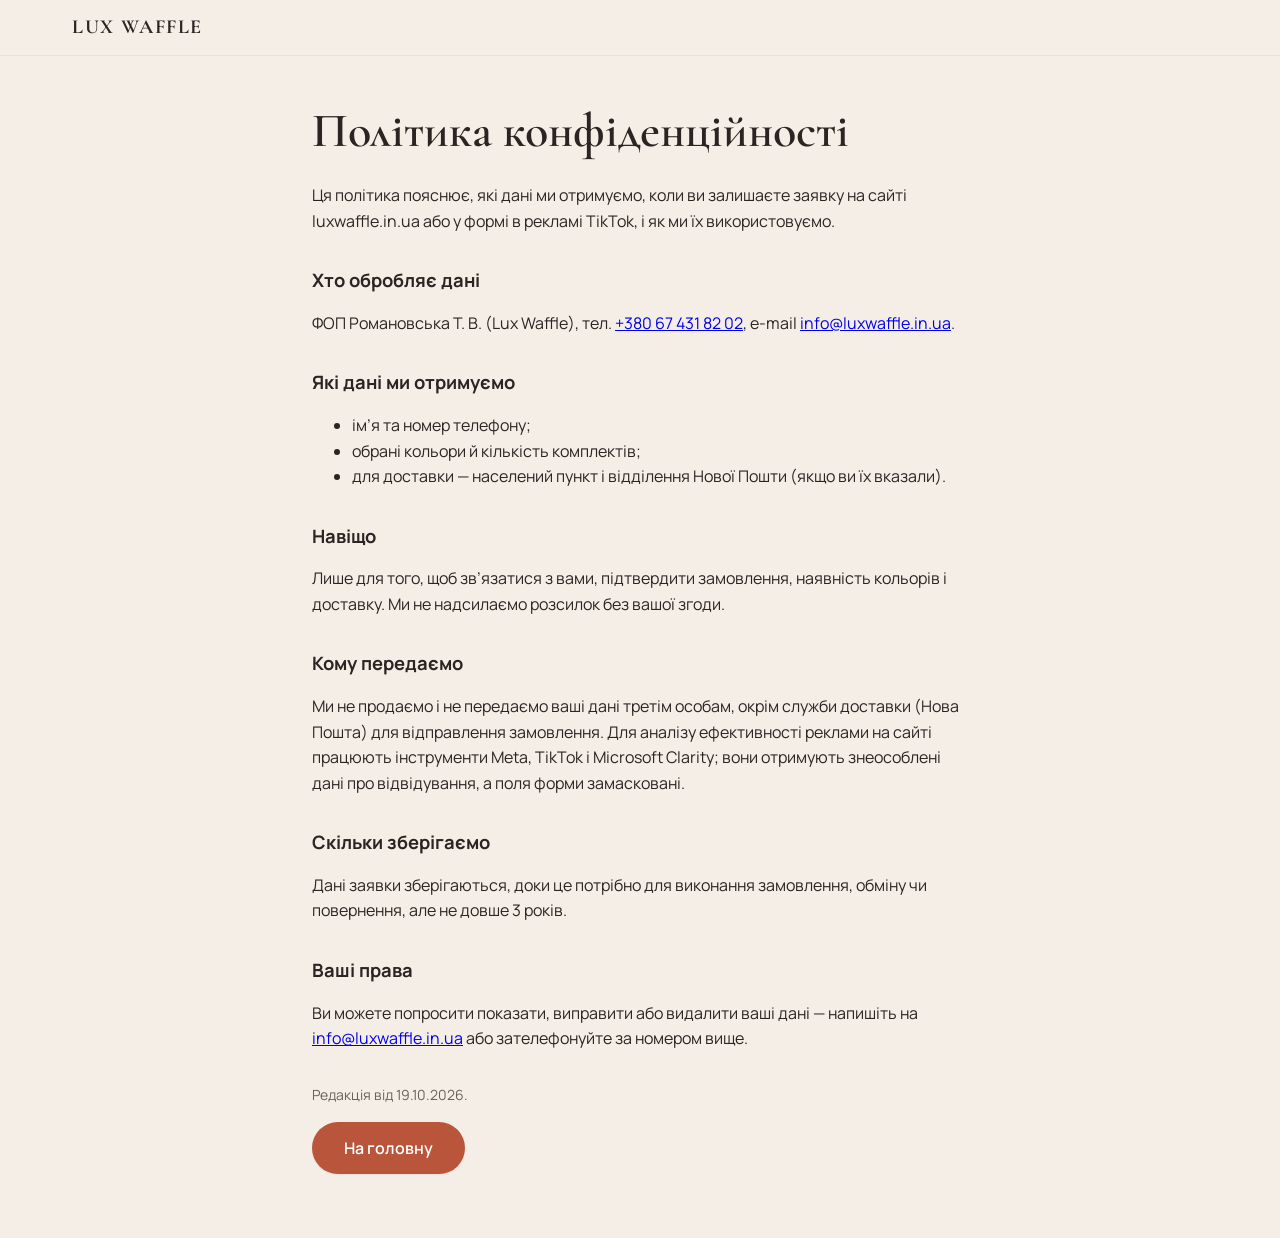
<file: privacy.html>
<!doctype html>
<html lang="uk">
<head>
<meta charset="utf-8">
<meta name="viewport" content="width=device-width, initial-scale=1, viewport-fit=cover">
<title>Політика конфіденційності | Lux Waffle</title>
<meta name="robots" content="noindex, follow">
<link rel="canonical" href="https://luxwaffle.in.ua/privacy.html">
<meta name="theme-color" content="#F4EEE7">
<link rel="stylesheet" href="css/tokens.css">
<link rel="stylesheet" href="css/components.css">
<link rel="stylesheet" href="css/landing.css">
<style>
.legal-page { max-width: 720px; margin: 0 auto; padding-block: var(--sp-7); }
.legal-page h1 { margin: 0 0 var(--sp-5); }
.legal-page h2 { font-size: 1.15rem; margin: var(--sp-6) 0 var(--sp-3); }
.legal-page p, .legal-page li { line-height: 1.6; }
</style>
</head>
<body>
<header class="header">
  <div class="container header__bar">
    <a class="t-brand" href="/" style="font-size:1.25rem;color:inherit;text-decoration:none">Lux Waffle</a>
  </div>
</header>
<main class="container legal-page">
  <h1 class="t-h1">Політика конфіденційності</h1>
  <p>Ця політика пояснює, які дані ми отримуємо, коли ви залишаєте заявку на сайті luxwaffle.in.ua або у формі в рекламі TikTok, і як ми їх використовуємо.</p>

  <h2>Хто обробляє дані</h2>
  <p>ФОП Романовська Т. В. (Lux Waffle), тел. <a href="tel:+380674318202">+380 67 431 82 02</a>, e-mail <a href="mailto:info@luxwaffle.in.ua">info@luxwaffle.in.ua</a>.</p>

  <h2>Які дані ми отримуємо</h2>
  <ul>
    <li>ім’я та номер телефону;</li>
    <li>обрані кольори й кількість комплектів;</li>
    <li>для доставки — населений пункт і відділення Нової Пошти (якщо ви їх вказали).</li>
  </ul>

  <h2>Навіщо</h2>
  <p>Лише для того, щоб зв’язатися з вами, підтвердити замовлення, наявність кольорів і доставку. Ми не надсилаємо розсилок без вашої згоди.</p>

  <h2>Кому передаємо</h2>
  <p>Ми не продаємо і не передаємо ваші дані третім особам, окрім служби доставки (Нова Пошта) для відправлення замовлення. Для аналізу ефективності реклами на сайті працюють інструменти Meta, TikTok і Microsoft Clarity; вони отримують знеособлені дані про відвідування, а поля форми замасковані.</p>

  <h2>Скільки зберігаємо</h2>
  <p>Дані заявки зберігаються, доки це потрібно для виконання замовлення, обміну чи повернення, але не довше 3 років.</p>

  <h2>Ваші права</h2>
  <p>Ви можете попросити показати, виправити або видалити ваші дані — напишіть на <a href="mailto:info@luxwaffle.in.ua">info@luxwaffle.in.ua</a> або зателефонуйте за номером вище.</p>

  <p class="t-small" style="margin-top:var(--sp-6)">Редакція від 19.10.2026.</p>
  <p><a href="/" class="btn btn--primary">На головну</a></p>
</main>
</body>
</html>
</file>
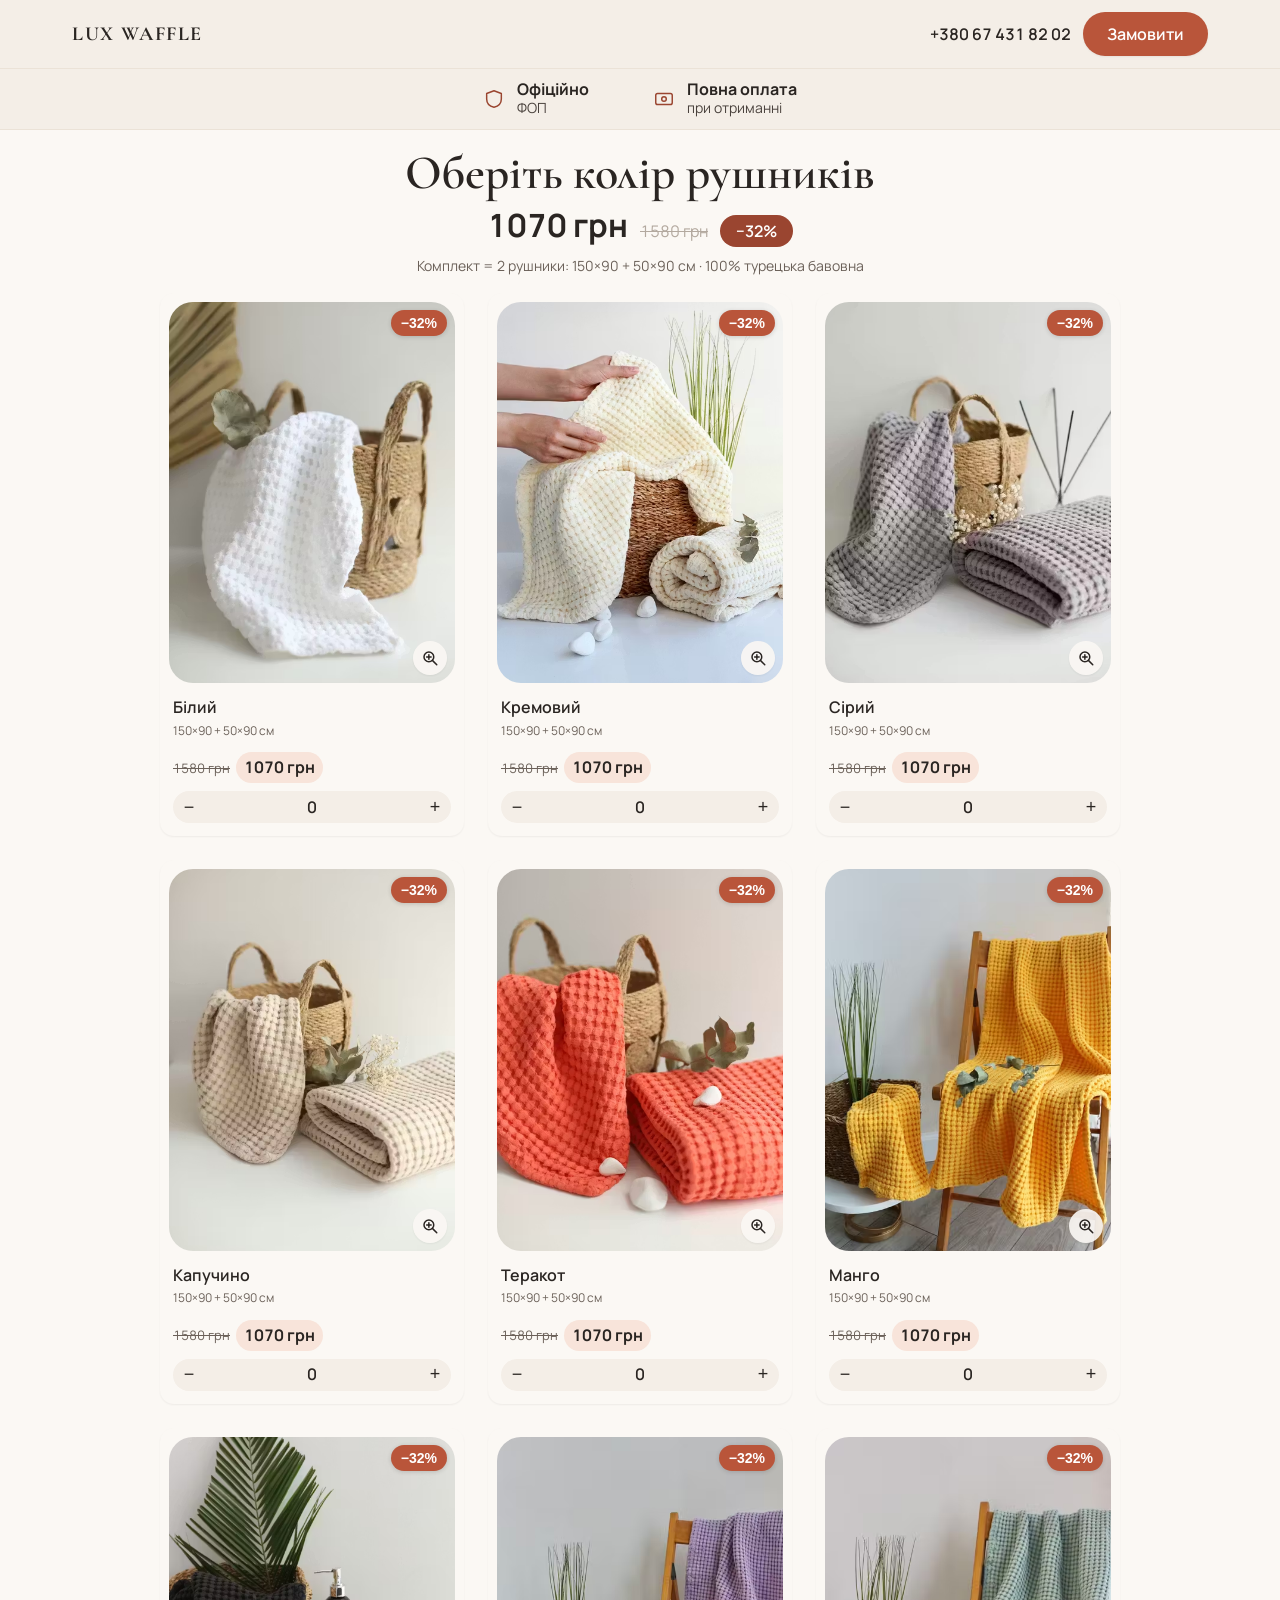
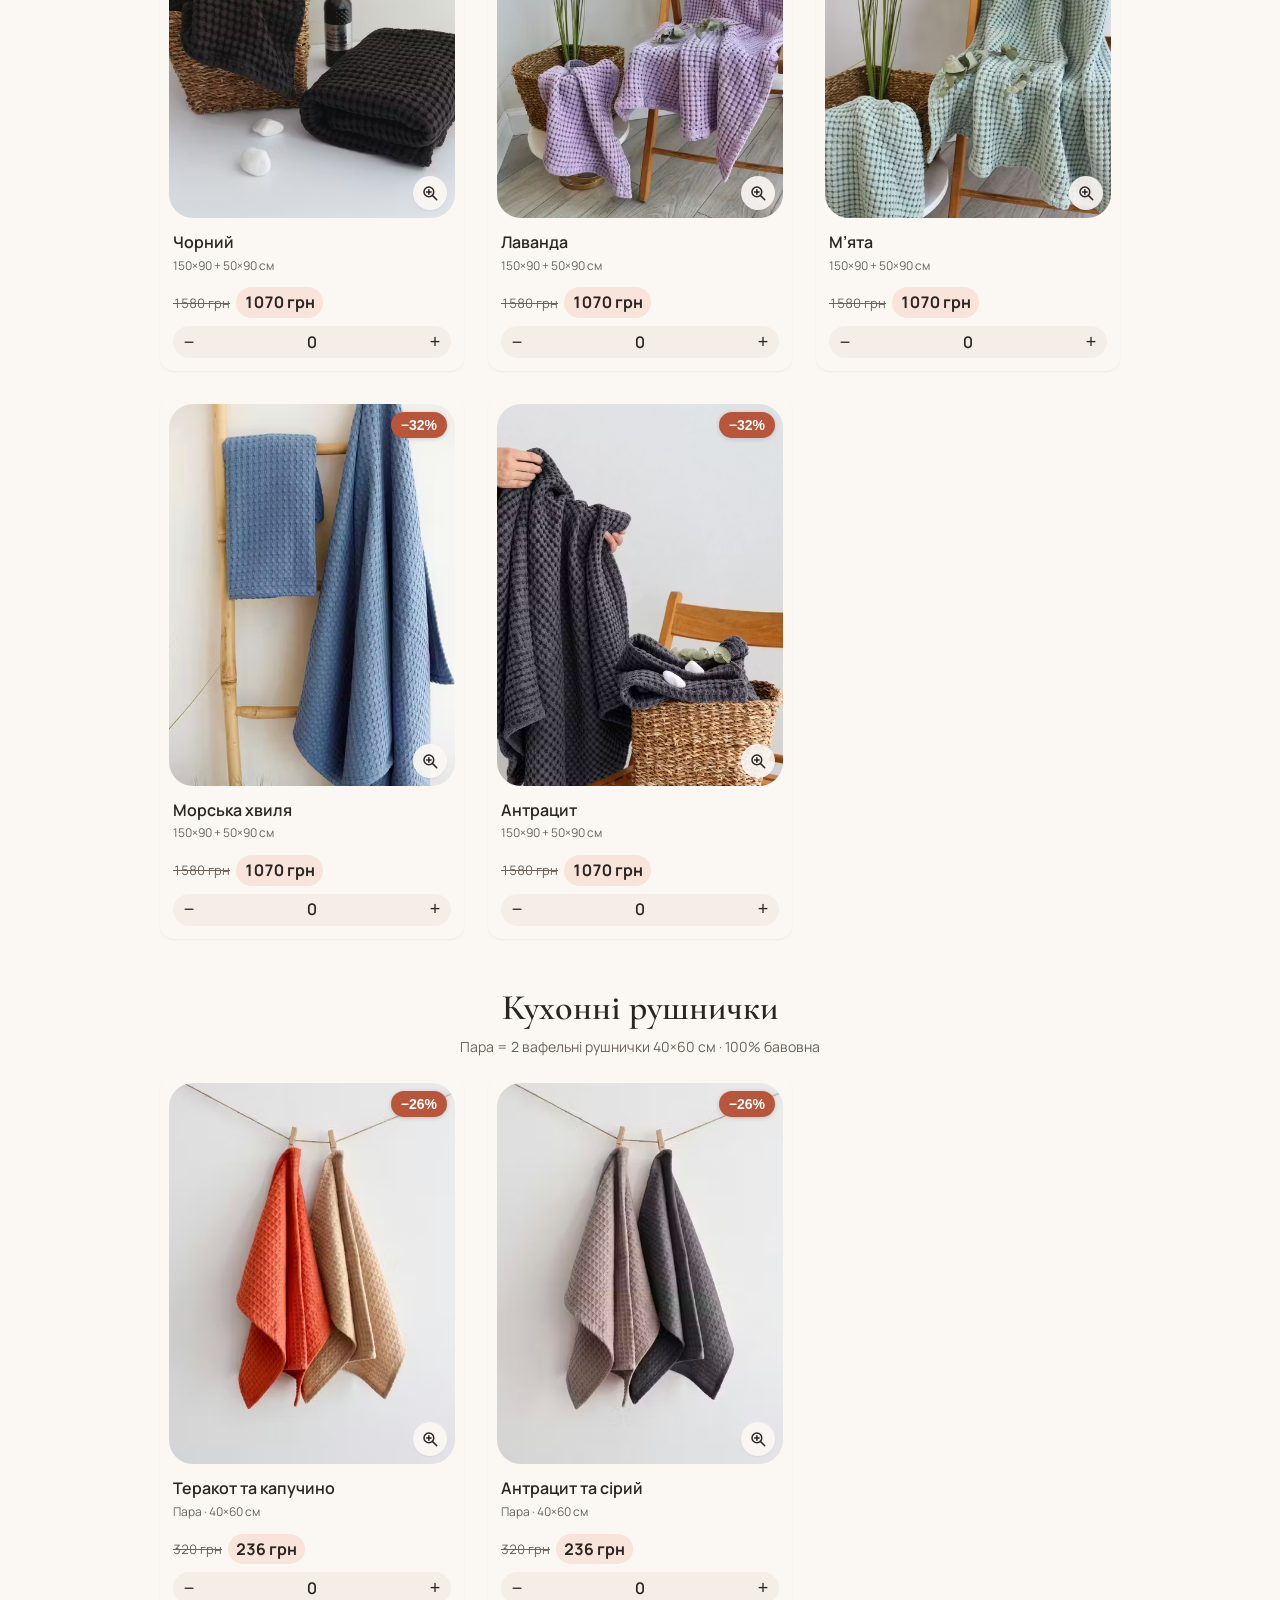
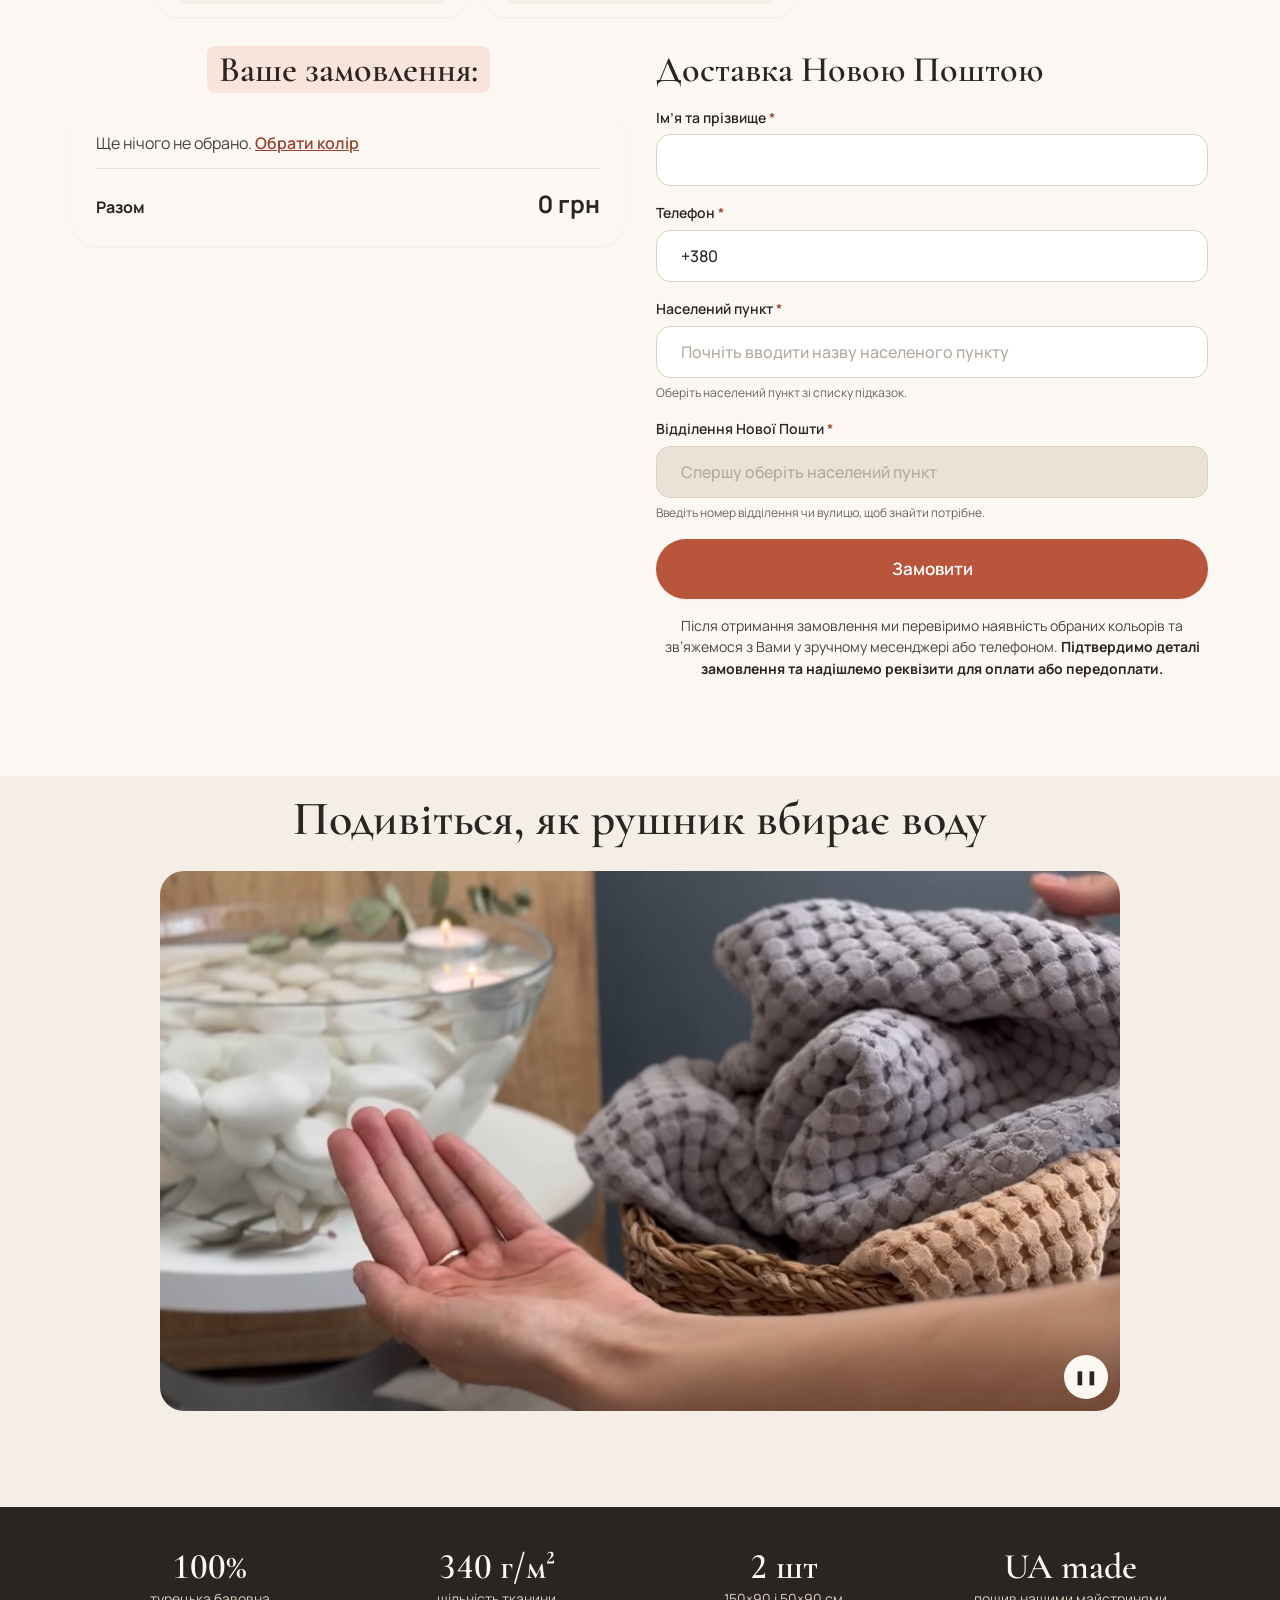
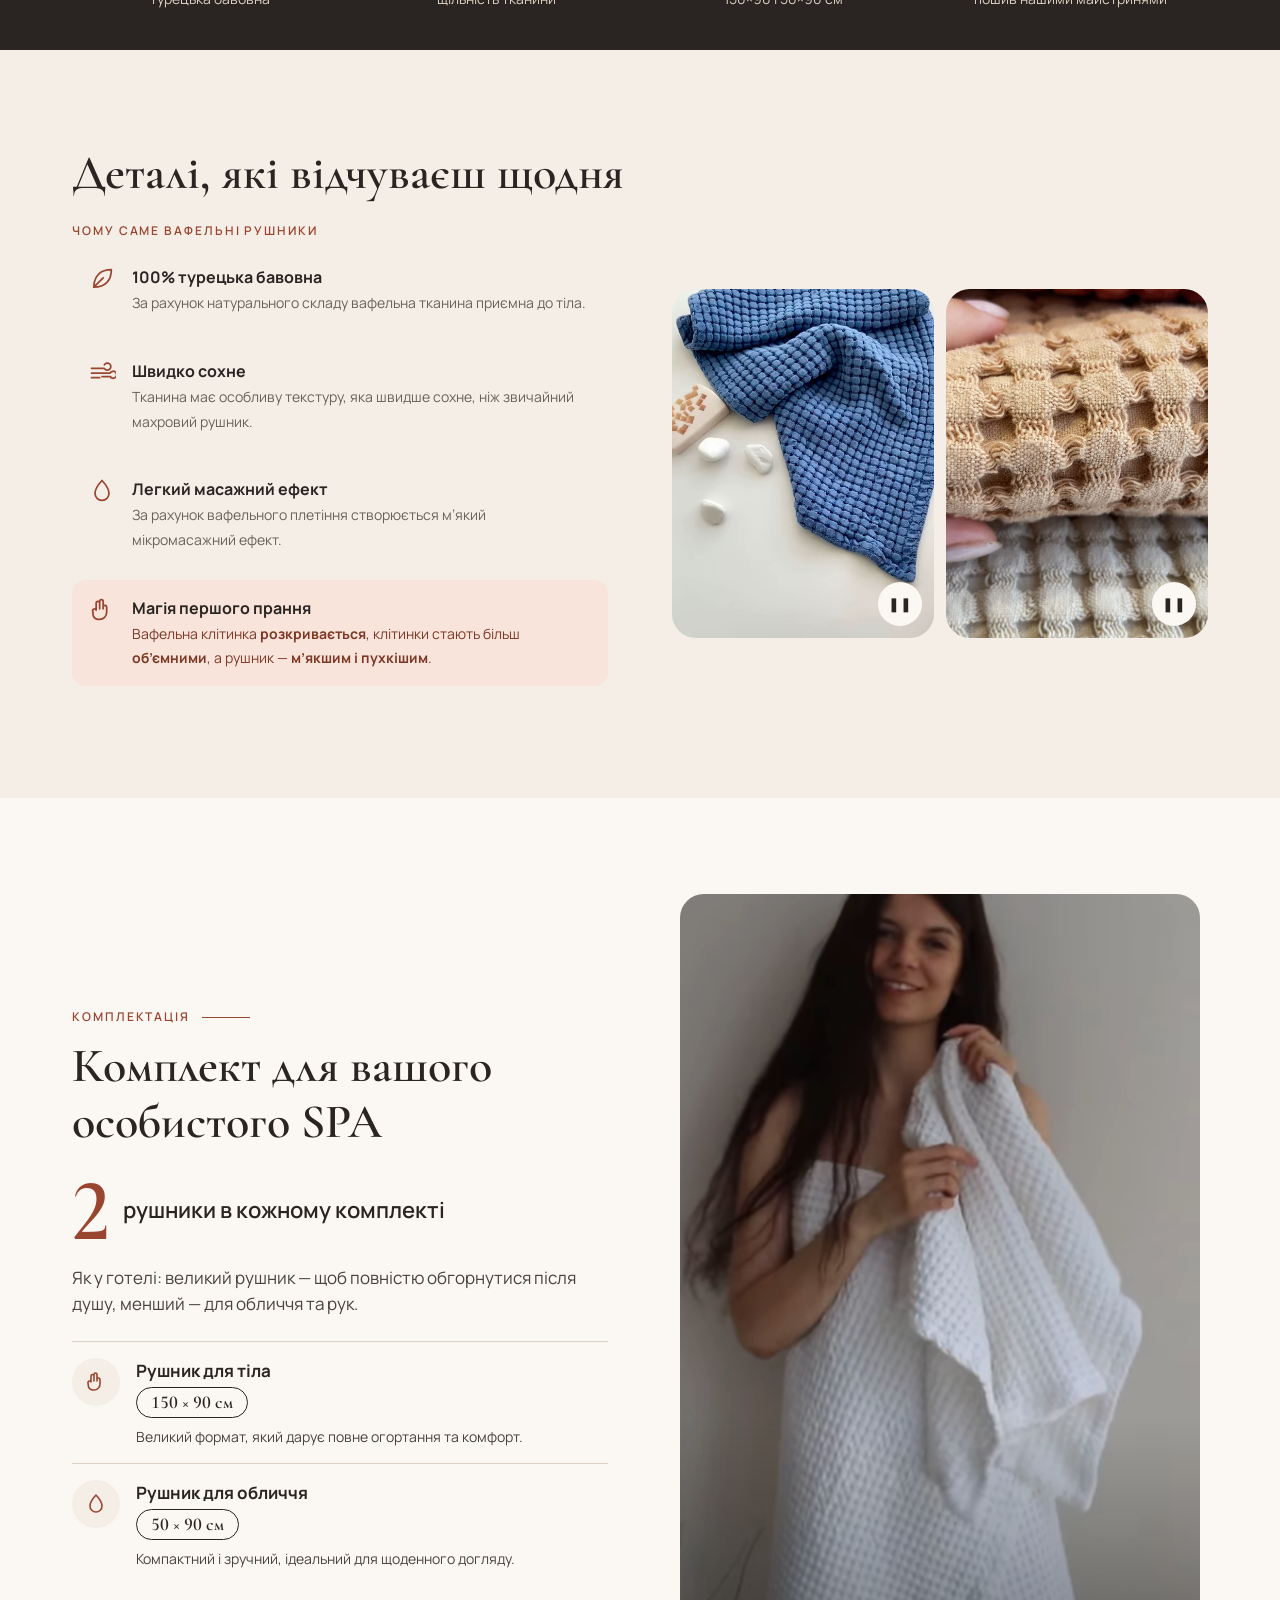
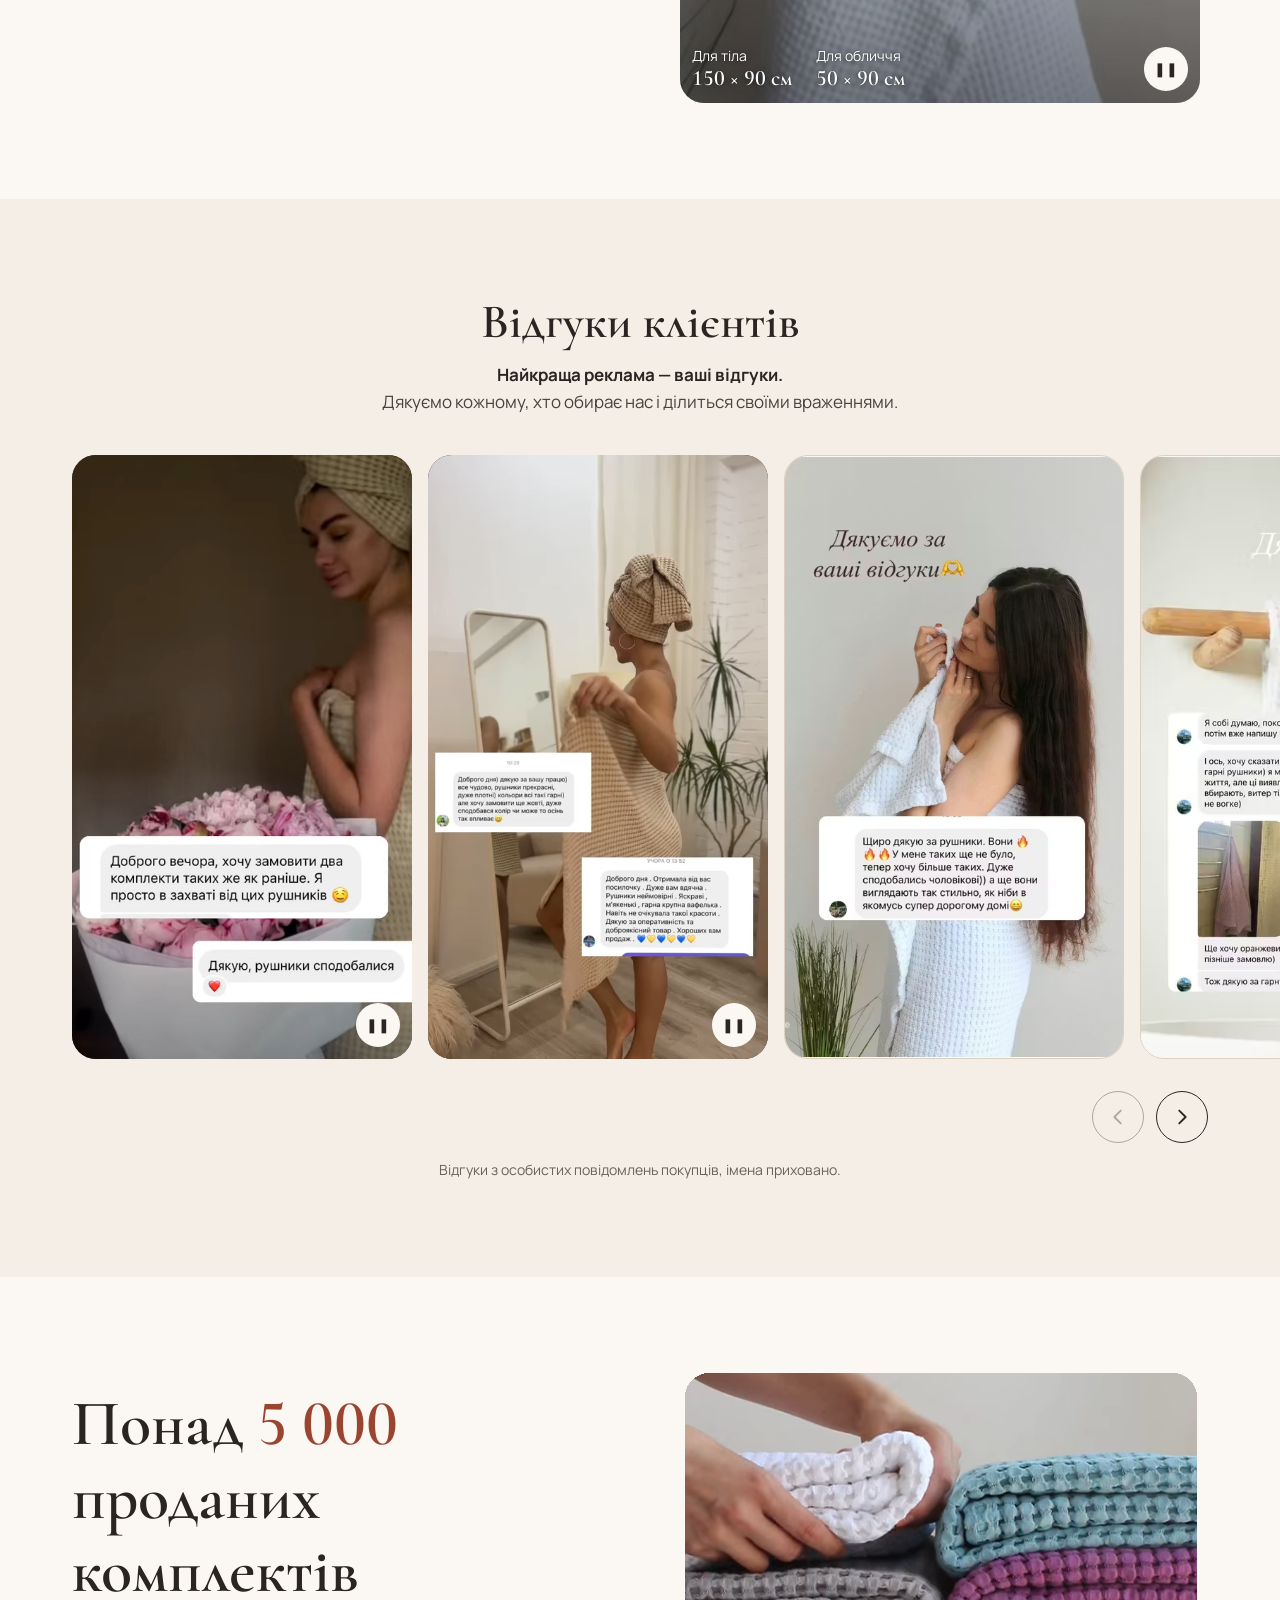
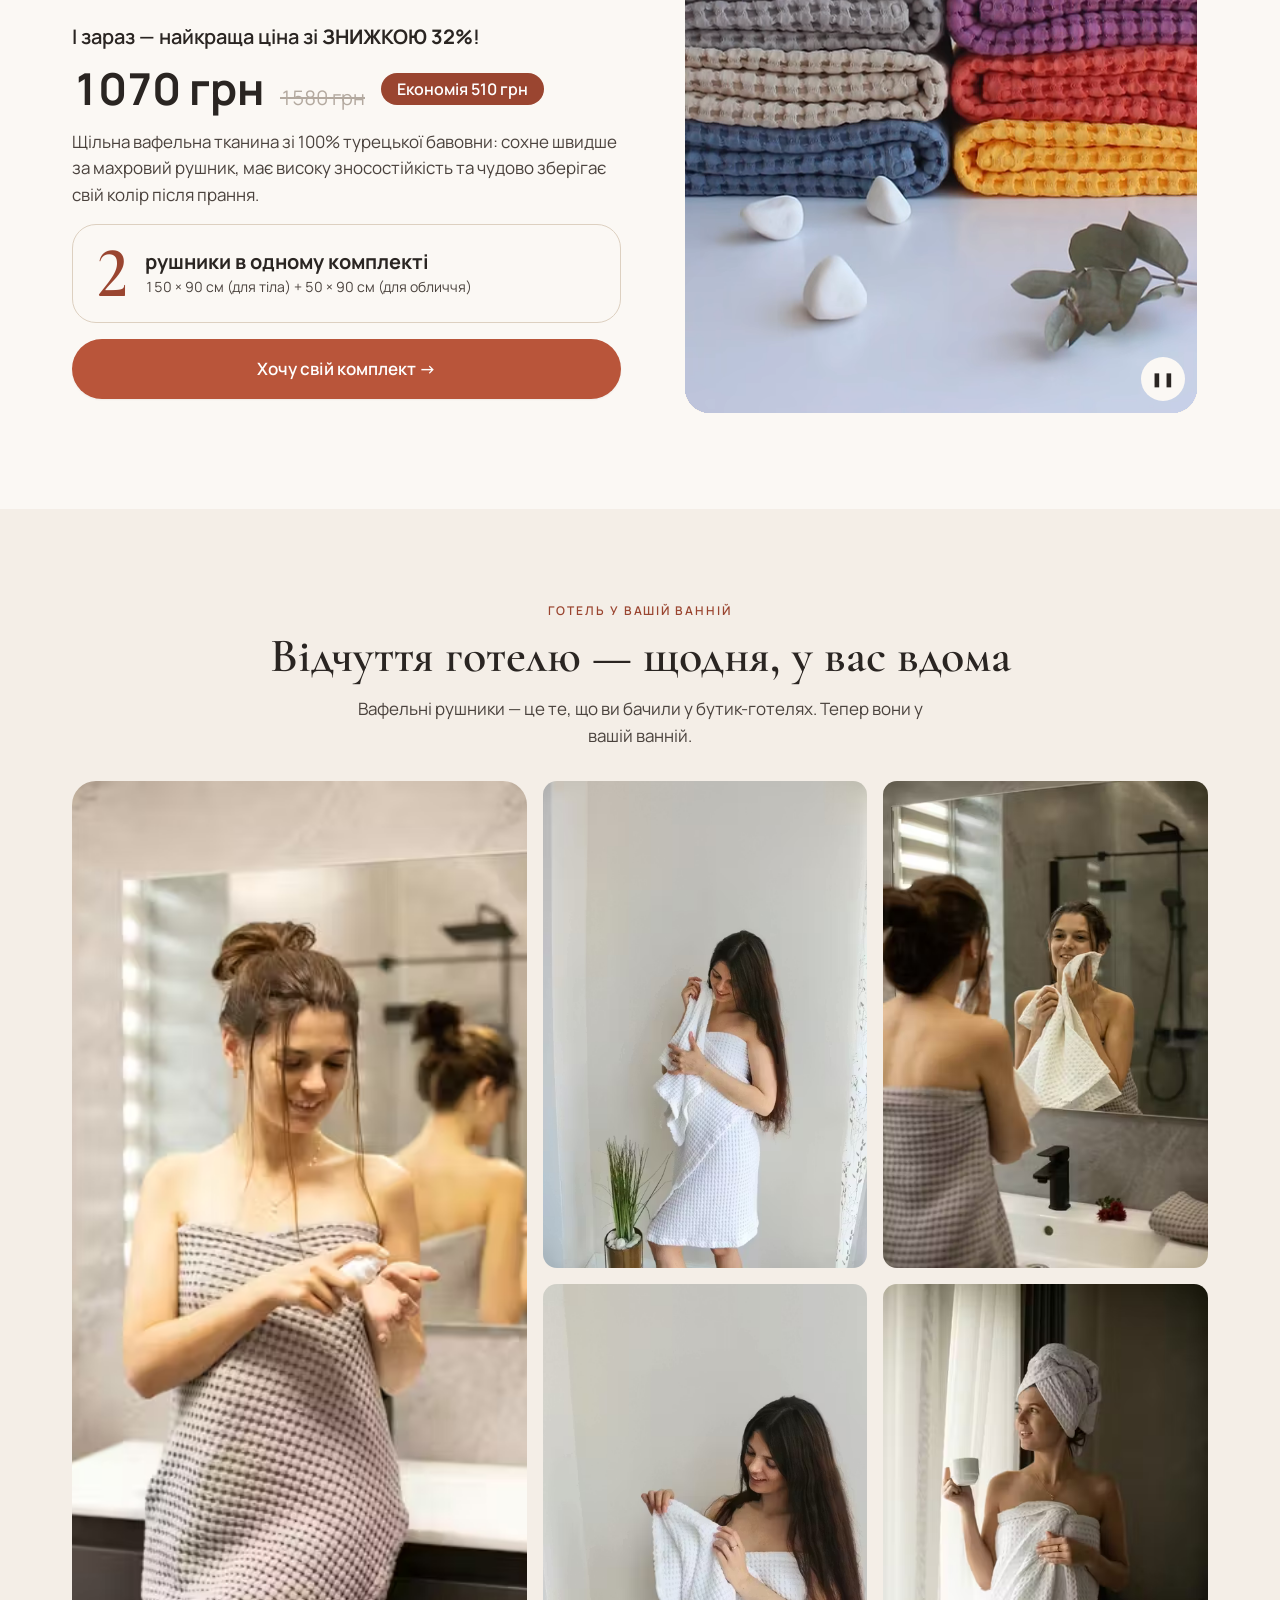
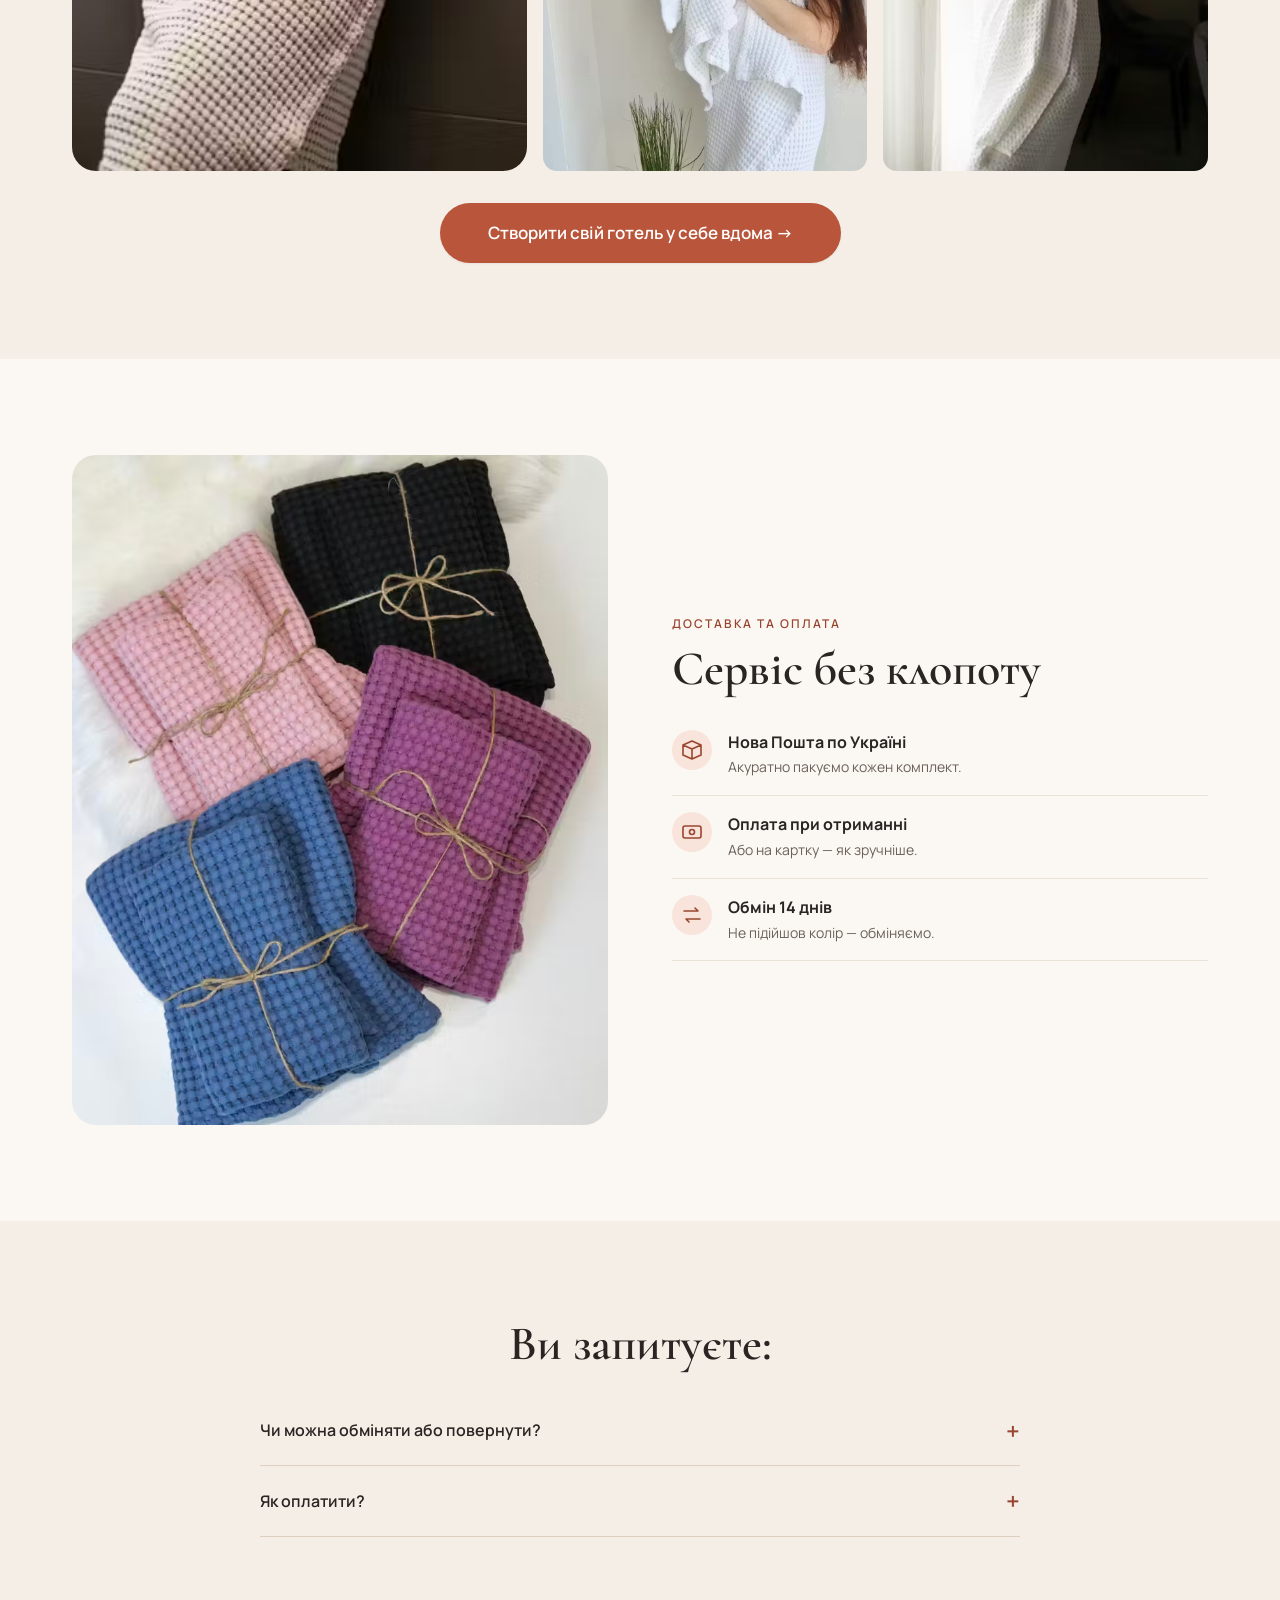
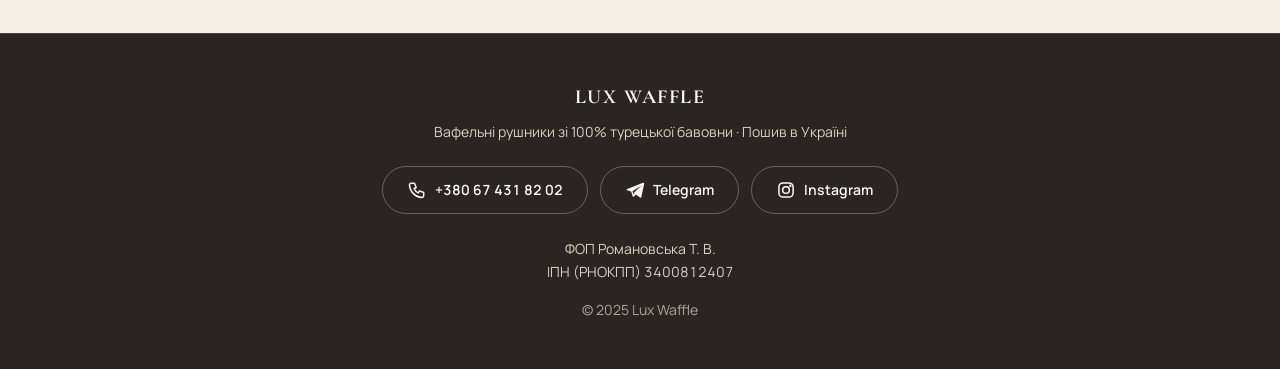
<file: tt.html>
<!doctype html>
<html lang="uk">
<head>
<meta charset="utf-8">
<meta name="viewport" content="width=device-width, initial-scale=1, viewport-fit=cover">
<title>Вафельні рушники зі 100% турецької бавовни — 1070 грн замість 1580 | Lux Waffle</title>
<meta name="description" content="Комплект із двох вафельних рушників зі 100% турецької бавовни: швидко сохнуть, розпушуються після першого прання. 150×90 + 50×90 см, 1070 грн. Обмін протягом 14 днів. Доставка Новою Поштою.">
<meta name="robots" content="noindex, follow">
<link rel="canonical" href="https://luxwaffle.in.ua/">
<meta name="theme-color" content="#F4EEE7">
<meta name="facebook-domain-verification" content="s3192kuuu6k5izwps4gpxlghhlc7li">
<meta property="og:type" content="website">
<meta property="og:locale" content="uk_UA">
<meta property="og:site_name" content="Lux Waffle">
<meta property="og:url" content="https://luxwaffle.in.ua/">
<meta property="og:title" content="Вафельні рушники зі 100% турецької бавовни — 1070 грн замість 1580">
<meta property="og:description" content="Комплект із двох вафельних рушників (150×90 і 50×90 см): сохнуть швидше за махрові, розпушуються після першого прання. Доставка Новою Поштою по всій Україні.">
<meta property="og:image" content="https://luxwaffle.in.ua/assets/og.jpg">
<meta property="og:image:width" content="1200">
<meta property="og:image:height" content="630">
<meta property="og:image:alt" content="Жінка в білому вафельному рушнику з кавою біля вікна, комплект 1070 грн">
<meta name="twitter:card" content="summary_large_image">
<meta name="twitter:title" content="Вафельні рушники зі 100% турецької бавовни — 1070 грн">
<meta name="twitter:description" content="Комплект із двох вафельних рушників: сохнуть швидше за махрові, розпушуються після першого прання.">
<meta name="twitter:image" content="https://luxwaffle.in.ua/assets/og.jpg">
<link rel="icon" href="data:image/svg+xml,%3Csvg xmlns='http://www.w3.org/2000/svg' viewBox='0 0 64 64'%3E%3Crect width='64' height='64' rx='14' fill='%23B9553A'/%3E%3Ctext x='32' y='43' font-size='30' font-family='Georgia,serif' font-weight='700' text-anchor='middle' fill='%23fff'%3ELW%3C/text%3E%3C/svg%3E">
<link rel="stylesheet" href="css/tokens.css?v=061b2615">
<link rel="stylesheet" href="css/components.css?v=061b2615">
<link rel="stylesheet" href="css/landing.css?v=061b2615">
<style>
.tt-order { padding-top: var(--sp-4); }
.tt-offer { display: flex; justify-content: center; align-items: baseline; flex-wrap: wrap; gap: var(--sp-3); margin: 0; }
</style>
<script type="application/ld+json">{"@context":"https://schema.org","@type":"Product","name":"Комплект вафельних рушників Lux Waffle (2 шт: 150×90 і 50×90 см)","description":"100% турецька бавовна, пошив в Україні. Щільність 340 г/м².","image":"https://luxwaffle.in.ua/assets/og.jpg","url":"https://luxwaffle.in.ua/","brand":{"@type":"Brand","name":"Lux Waffle"},"offers":{"@type":"Offer","price":"1070","priceCurrency":"UAH"}}</script>
</head>
<body>
<a class="skip" href="#order">Перейти до замовлення</a>

<header class="header">
  <div class="container header__bar">
    <span class="t-brand" style="font-size:1.25rem">Lux Waffle</span>
    <div class="header__right">
      <a class="tel" href="tel:+380674318202">+380 67 431 82 02</a>
      <a href="#order" class="btn btn--primary">Замовити</a>
    </div>
  </div>
</header>
<div class="trust-wrap">
<ul class="container trust-strip">
    <li class="trust-item"><svg viewBox="0 0 24 24" aria-hidden="true"><path d="M12 3l8 3v6c0 5-3.5 8-8 9-4.5-1-8-4-8-9V6z"/></svg><span><b>Офіційно</b> ФОП</span></li>
    <li class="trust-item"><svg viewBox="0 0 24 24" aria-hidden="true"><rect x="3" y="6" width="18" height="12" rx="2"/><circle cx="12" cy="12" r="2.5"/></svg><span><b>Повна оплата</b> при отриманні</span></li>
  </ul>
</div>

<main>
<section class="section section--alt tt-order" id="order" aria-labelledby="h-order">
  <div class="container">
    <h2 class="t-h1 center" id="h-order" style="margin:0 0 var(--sp-2)">Оберіть колір рушників</h2>
    <p class="tt-offer"><span class="price__now">1070 грн</span><span class="price__old"><span class="visually-hidden">Замість </span>1580 грн</span><span class="chip chip--save">−32%</span></p>
    <p class="t-small center" style="margin:var(--sp-2) 0 var(--sp-4)">Комплект = 2 рушники: 150×90 + 50×90 см · 100% турецька бавовна</p>
    <div id="swatches"><div class="swatch-grid"><div class="swatch" data-i="0"><button type="button" class="swatch__img media" data-full="assets/img/c-white-1600" data-fw="1600" data-fh="2400" aria-label="Збільшити фото: Білий"><picture><source type="image/avif" srcset="assets/img/c-white-480.avif 480w, assets/img/c-white-768.avif 768w, assets/img/c-white-1600.avif 1600w" sizes="(min-width:768px) 300px, 46vw"><source type="image/webp" srcset="assets/img/c-white-480.webp 480w, assets/img/c-white-768.webp 768w, assets/img/c-white-1600.webp 1600w" sizes="(min-width:768px) 300px, 46vw"><img class="" src="assets/img/c-white-768.jpg" srcset="assets/img/c-white-480.jpg 480w, assets/img/c-white-768.jpg 768w, assets/img/c-white-1600.jpg 1600w" sizes="(min-width:768px) 300px, 46vw" width="1600" height="2400" alt="Вафельні рушники, колір білий" loading="eager" fetchpriority="high" decoding="async"></picture><span class="swatch__badge" aria-hidden="true">−32%</span><span class="swatch__zoom" aria-hidden="true"><svg class="stroke" viewBox="0 0 24 24" aria-hidden="true"><circle cx="10.5" cy="10.5" r="6.5"/><path d="M15.5 15.5L21 21M10.5 7.5v6M7.5 10.5h6"/></svg></span></button><p class="swatch__name">Білий</p><p class="swatch__meta">150×90 + 50×90 см</p><div class="swatch__row"><div class="swatch__prices"><span class="swatch__old"><span class="visually-hidden">Знижка 32%. Замість </span>1580 грн</span><span class="swatch__price">1070 грн</span></div><div class="qty" role="group" aria-label="Кількість, Білий"><button type="button" data-d="-1" aria-label="Менше">−</button><output>0</output><button type="button" data-d="1" aria-label="Більше">+</button></div></div></div><div class="swatch" data-i="1"><button type="button" class="swatch__img media" data-full="assets/img/c-cream-1434" data-fw="1434" data-fh="2000" aria-label="Збільшити фото: Кремовий"><picture><source type="image/avif" srcset="assets/img/c-cream-480.avif 480w, assets/img/c-cream-768.avif 768w, assets/img/c-cream-1434.avif 1434w" sizes="(min-width:768px) 300px, 46vw"><source type="image/webp" srcset="assets/img/c-cream-480.webp 480w, assets/img/c-cream-768.webp 768w, assets/img/c-cream-1434.webp 1434w" sizes="(min-width:768px) 300px, 46vw"><img class="" src="assets/img/c-cream-768.jpg" srcset="assets/img/c-cream-480.jpg 480w, assets/img/c-cream-768.jpg 768w, assets/img/c-cream-1434.jpg 1434w" sizes="(min-width:768px) 300px, 46vw" width="1434" height="2000" alt="Вафельні рушники, колір кремовий" loading="eager" fetchpriority="high" decoding="async"></picture><span class="swatch__badge" aria-hidden="true">−32%</span><span class="swatch__zoom" aria-hidden="true"><svg class="stroke" viewBox="0 0 24 24" aria-hidden="true"><circle cx="10.5" cy="10.5" r="6.5"/><path d="M15.5 15.5L21 21M10.5 7.5v6M7.5 10.5h6"/></svg></span></button><p class="swatch__name">Кремовий</p><p class="swatch__meta">150×90 + 50×90 см</p><div class="swatch__row"><div class="swatch__prices"><span class="swatch__old"><span class="visually-hidden">Знижка 32%. Замість </span>1580 грн</span><span class="swatch__price">1070 грн</span></div><div class="qty" role="group" aria-label="Кількість, Кремовий"><button type="button" data-d="-1" aria-label="Менше">−</button><output>0</output><button type="button" data-d="1" aria-label="Більше">+</button></div></div></div><div class="swatch" data-i="2"><button type="button" class="swatch__img media" data-full="assets/img/c-grey-1290" data-fw="1290" data-fh="1583" aria-label="Збільшити фото: Сірий"><picture><source type="image/avif" srcset="assets/img/c-grey-480.avif 480w, assets/img/c-grey-768.avif 768w, assets/img/c-grey-1290.avif 1290w" sizes="(min-width:768px) 300px, 46vw"><source type="image/webp" srcset="assets/img/c-grey-480.webp 480w, assets/img/c-grey-768.webp 768w, assets/img/c-grey-1290.webp 1290w" sizes="(min-width:768px) 300px, 46vw"><img class="" src="assets/img/c-grey-768.jpg" srcset="assets/img/c-grey-480.jpg 480w, assets/img/c-grey-768.jpg 768w, assets/img/c-grey-1290.jpg 1290w" sizes="(min-width:768px) 300px, 46vw" width="1290" height="1583" alt="Вафельні рушники, колір сірий" loading="eager" fetchpriority="high" decoding="async"></picture><span class="swatch__badge" aria-hidden="true">−32%</span><span class="swatch__zoom" aria-hidden="true"><svg class="stroke" viewBox="0 0 24 24" aria-hidden="true"><circle cx="10.5" cy="10.5" r="6.5"/><path d="M15.5 15.5L21 21M10.5 7.5v6M7.5 10.5h6"/></svg></span></button><p class="swatch__name">Сірий</p><p class="swatch__meta">150×90 + 50×90 см</p><div class="swatch__row"><div class="swatch__prices"><span class="swatch__old"><span class="visually-hidden">Знижка 32%. Замість </span>1580 грн</span><span class="swatch__price">1070 грн</span></div><div class="qty" role="group" aria-label="Кількість, Сірий"><button type="button" data-d="-1" aria-label="Менше">−</button><output>0</output><button type="button" data-d="1" aria-label="Більше">+</button></div></div></div><div class="swatch" data-i="3"><button type="button" class="swatch__img media" data-full="assets/img/c-cappuccino-1600" data-fw="1600" data-fh="2400" aria-label="Збільшити фото: Капучино"><picture><source type="image/avif" srcset="assets/img/c-cappuccino-480.avif 480w, assets/img/c-cappuccino-768.avif 768w, assets/img/c-cappuccino-1600.avif 1600w" sizes="(min-width:768px) 300px, 46vw"><source type="image/webp" srcset="assets/img/c-cappuccino-480.webp 480w, assets/img/c-cappuccino-768.webp 768w, assets/img/c-cappuccino-1600.webp 1600w" sizes="(min-width:768px) 300px, 46vw"><img class="" src="assets/img/c-cappuccino-768.jpg" srcset="assets/img/c-cappuccino-480.jpg 480w, assets/img/c-cappuccino-768.jpg 768w, assets/img/c-cappuccino-1600.jpg 1600w" sizes="(min-width:768px) 300px, 46vw" width="1600" height="2400" alt="Вафельні рушники, колір капучино" loading="eager" fetchpriority="high" decoding="async"></picture><span class="swatch__badge" aria-hidden="true">−32%</span><span class="swatch__zoom" aria-hidden="true"><svg class="stroke" viewBox="0 0 24 24" aria-hidden="true"><circle cx="10.5" cy="10.5" r="6.5"/><path d="M15.5 15.5L21 21M10.5 7.5v6M7.5 10.5h6"/></svg></span></button><p class="swatch__name">Капучино</p><p class="swatch__meta">150×90 + 50×90 см</p><div class="swatch__row"><div class="swatch__prices"><span class="swatch__old"><span class="visually-hidden">Знижка 32%. Замість </span>1580 грн</span><span class="swatch__price">1070 грн</span></div><div class="qty" role="group" aria-label="Кількість, Капучино"><button type="button" data-d="-1" aria-label="Менше">−</button><output>0</output><button type="button" data-d="1" aria-label="Більше">+</button></div></div></div><div class="swatch" data-i="4"><button type="button" class="swatch__img media" data-full="assets/img/c-terracotta-1600" data-fw="1600" data-fh="2002" aria-label="Збільшити фото: Теракот"><picture><source type="image/avif" srcset="assets/img/c-terracotta-480.avif 480w, assets/img/c-terracotta-768.avif 768w, assets/img/c-terracotta-1600.avif 1600w" sizes="(min-width:768px) 300px, 46vw"><source type="image/webp" srcset="assets/img/c-terracotta-480.webp 480w, assets/img/c-terracotta-768.webp 768w, assets/img/c-terracotta-1600.webp 1600w" sizes="(min-width:768px) 300px, 46vw"><img class="" src="assets/img/c-terracotta-768.jpg" srcset="assets/img/c-terracotta-480.jpg 480w, assets/img/c-terracotta-768.jpg 768w, assets/img/c-terracotta-1600.jpg 1600w" sizes="(min-width:768px) 300px, 46vw" width="1600" height="2002" alt="Вафельні рушники, колір теракот" loading="lazy" decoding="async"></picture><span class="swatch__badge" aria-hidden="true">−32%</span><span class="swatch__zoom" aria-hidden="true"><svg class="stroke" viewBox="0 0 24 24" aria-hidden="true"><circle cx="10.5" cy="10.5" r="6.5"/><path d="M15.5 15.5L21 21M10.5 7.5v6M7.5 10.5h6"/></svg></span></button><p class="swatch__name">Теракот</p><p class="swatch__meta">150×90 + 50×90 см</p><div class="swatch__row"><div class="swatch__prices"><span class="swatch__old"><span class="visually-hidden">Знижка 32%. Замість </span>1580 грн</span><span class="swatch__price">1070 грн</span></div><div class="qty" role="group" aria-label="Кількість, Теракот"><button type="button" data-d="-1" aria-label="Менше">−</button><output>0</output><button type="button" data-d="1" aria-label="Більше">+</button></div></div></div><div class="swatch" data-i="5"><button type="button" class="swatch__img media" data-full="assets/img/c-mango-1333" data-fw="1333" data-fh="2000" aria-label="Збільшити фото: Манго"><picture><source type="image/avif" srcset="assets/img/c-mango-480.avif 480w, assets/img/c-mango-768.avif 768w, assets/img/c-mango-1333.avif 1333w" sizes="(min-width:768px) 300px, 46vw"><source type="image/webp" srcset="assets/img/c-mango-480.webp 480w, assets/img/c-mango-768.webp 768w, assets/img/c-mango-1333.webp 1333w" sizes="(min-width:768px) 300px, 46vw"><img class="" src="assets/img/c-mango-768.jpg" srcset="assets/img/c-mango-480.jpg 480w, assets/img/c-mango-768.jpg 768w, assets/img/c-mango-1333.jpg 1333w" sizes="(min-width:768px) 300px, 46vw" width="1333" height="2000" alt="Вафельні рушники, колір манго" loading="lazy" decoding="async"></picture><span class="swatch__badge" aria-hidden="true">−32%</span><span class="swatch__zoom" aria-hidden="true"><svg class="stroke" viewBox="0 0 24 24" aria-hidden="true"><circle cx="10.5" cy="10.5" r="6.5"/><path d="M15.5 15.5L21 21M10.5 7.5v6M7.5 10.5h6"/></svg></span></button><p class="swatch__name">Манго</p><p class="swatch__meta">150×90 + 50×90 см</p><div class="swatch__row"><div class="swatch__prices"><span class="swatch__old"><span class="visually-hidden">Знижка 32%. Замість </span>1580 грн</span><span class="swatch__price">1070 грн</span></div><div class="qty" role="group" aria-label="Кількість, Манго"><button type="button" data-d="-1" aria-label="Менше">−</button><output>0</output><button type="button" data-d="1" aria-label="Більше">+</button></div></div></div><div class="swatch" data-i="6"><button type="button" class="swatch__img media" data-full="assets/img/c-black-1600" data-fw="1600" data-fh="2400" aria-label="Збільшити фото: Чорний"><picture><source type="image/avif" srcset="assets/img/c-black-480.avif 480w, assets/img/c-black-768.avif 768w, assets/img/c-black-1600.avif 1600w" sizes="(min-width:768px) 300px, 46vw"><source type="image/webp" srcset="assets/img/c-black-480.webp 480w, assets/img/c-black-768.webp 768w, assets/img/c-black-1600.webp 1600w" sizes="(min-width:768px) 300px, 46vw"><img class="" src="assets/img/c-black-768.jpg" srcset="assets/img/c-black-480.jpg 480w, assets/img/c-black-768.jpg 768w, assets/img/c-black-1600.jpg 1600w" sizes="(min-width:768px) 300px, 46vw" width="1600" height="2400" alt="Вафельні рушники, колір чорний" loading="lazy" decoding="async"></picture><span class="swatch__badge" aria-hidden="true">−32%</span><span class="swatch__zoom" aria-hidden="true"><svg class="stroke" viewBox="0 0 24 24" aria-hidden="true"><circle cx="10.5" cy="10.5" r="6.5"/><path d="M15.5 15.5L21 21M10.5 7.5v6M7.5 10.5h6"/></svg></span></button><p class="swatch__name">Чорний</p><p class="swatch__meta">150×90 + 50×90 см</p><div class="swatch__row"><div class="swatch__prices"><span class="swatch__old"><span class="visually-hidden">Знижка 32%. Замість </span>1580 грн</span><span class="swatch__price">1070 грн</span></div><div class="qty" role="group" aria-label="Кількість, Чорний"><button type="button" data-d="-1" aria-label="Менше">−</button><output>0</output><button type="button" data-d="1" aria-label="Більше">+</button></div></div></div><div class="swatch" data-i="7"><button type="button" class="swatch__img media" data-full="assets/img/c-lavender-1600" data-fw="1600" data-fh="2400" aria-label="Збільшити фото: Лаванда"><picture><source type="image/avif" srcset="assets/img/c-lavender-480.avif 480w, assets/img/c-lavender-768.avif 768w, assets/img/c-lavender-1600.avif 1600w" sizes="(min-width:768px) 300px, 46vw"><source type="image/webp" srcset="assets/img/c-lavender-480.webp 480w, assets/img/c-lavender-768.webp 768w, assets/img/c-lavender-1600.webp 1600w" sizes="(min-width:768px) 300px, 46vw"><img class="" src="assets/img/c-lavender-768.jpg" srcset="assets/img/c-lavender-480.jpg 480w, assets/img/c-lavender-768.jpg 768w, assets/img/c-lavender-1600.jpg 1600w" sizes="(min-width:768px) 300px, 46vw" width="1600" height="2400" alt="Вафельні рушники, колір лаванда" loading="lazy" decoding="async"></picture><span class="swatch__badge" aria-hidden="true">−32%</span><span class="swatch__zoom" aria-hidden="true"><svg class="stroke" viewBox="0 0 24 24" aria-hidden="true"><circle cx="10.5" cy="10.5" r="6.5"/><path d="M15.5 15.5L21 21M10.5 7.5v6M7.5 10.5h6"/></svg></span></button><p class="swatch__name">Лаванда</p><p class="swatch__meta">150×90 + 50×90 см</p><div class="swatch__row"><div class="swatch__prices"><span class="swatch__old"><span class="visually-hidden">Знижка 32%. Замість </span>1580 грн</span><span class="swatch__price">1070 грн</span></div><div class="qty" role="group" aria-label="Кількість, Лаванда"><button type="button" data-d="-1" aria-label="Менше">−</button><output>0</output><button type="button" data-d="1" aria-label="Більше">+</button></div></div></div><div class="swatch" data-i="8"><button type="button" class="swatch__img media" data-full="assets/img/c-mint2-1499" data-fw="1499" data-fh="2000" aria-label="Збільшити фото: М’ята"><picture><source type="image/avif" srcset="assets/img/c-mint2-480.avif 480w, assets/img/c-mint2-768.avif 768w, assets/img/c-mint2-1499.avif 1499w" sizes="(min-width:768px) 300px, 46vw"><source type="image/webp" srcset="assets/img/c-mint2-480.webp 480w, assets/img/c-mint2-768.webp 768w, assets/img/c-mint2-1499.webp 1499w" sizes="(min-width:768px) 300px, 46vw"><img class="" src="assets/img/c-mint2-768.jpg" srcset="assets/img/c-mint2-480.jpg 480w, assets/img/c-mint2-768.jpg 768w, assets/img/c-mint2-1499.jpg 1499w" sizes="(min-width:768px) 300px, 46vw" width="1499" height="2000" alt="Вафельні рушники, колір м’ята" loading="lazy" decoding="async"></picture><span class="swatch__badge" aria-hidden="true">−32%</span><span class="swatch__zoom" aria-hidden="true"><svg class="stroke" viewBox="0 0 24 24" aria-hidden="true"><circle cx="10.5" cy="10.5" r="6.5"/><path d="M15.5 15.5L21 21M10.5 7.5v6M7.5 10.5h6"/></svg></span></button><p class="swatch__name">М’ята</p><p class="swatch__meta">150×90 + 50×90 см</p><div class="swatch__row"><div class="swatch__prices"><span class="swatch__old"><span class="visually-hidden">Знижка 32%. Замість </span>1580 грн</span><span class="swatch__price">1070 грн</span></div><div class="qty" role="group" aria-label="Кількість, М’ята"><button type="button" data-d="-1" aria-label="Менше">−</button><output>0</output><button type="button" data-d="1" aria-label="Більше">+</button></div></div></div><div class="swatch" data-i="9"><button type="button" class="swatch__img media" data-full="assets/img/c-wave-1598" data-fw="1598" data-fh="2000" aria-label="Збільшити фото: Морська хвиля"><picture><source type="image/avif" srcset="assets/img/c-wave-480.avif 480w, assets/img/c-wave-768.avif 768w, assets/img/c-wave-1598.avif 1598w" sizes="(min-width:768px) 300px, 46vw"><source type="image/webp" srcset="assets/img/c-wave-480.webp 480w, assets/img/c-wave-768.webp 768w, assets/img/c-wave-1598.webp 1598w" sizes="(min-width:768px) 300px, 46vw"><img class="" src="assets/img/c-wave-768.jpg" srcset="assets/img/c-wave-480.jpg 480w, assets/img/c-wave-768.jpg 768w, assets/img/c-wave-1598.jpg 1598w" sizes="(min-width:768px) 300px, 46vw" width="1598" height="2000" alt="Вафельні рушники, колір морська хвиля" loading="lazy" decoding="async"></picture><span class="swatch__badge" aria-hidden="true">−32%</span><span class="swatch__zoom" aria-hidden="true"><svg class="stroke" viewBox="0 0 24 24" aria-hidden="true"><circle cx="10.5" cy="10.5" r="6.5"/><path d="M15.5 15.5L21 21M10.5 7.5v6M7.5 10.5h6"/></svg></span></button><p class="swatch__name">Морська хвиля</p><p class="swatch__meta">150×90 + 50×90 см</p><div class="swatch__row"><div class="swatch__prices"><span class="swatch__old"><span class="visually-hidden">Знижка 32%. Замість </span>1580 грн</span><span class="swatch__price">1070 грн</span></div><div class="qty" role="group" aria-label="Кількість, Морська хвиля"><button type="button" data-d="-1" aria-label="Менше">−</button><output>0</output><button type="button" data-d="1" aria-label="Більше">+</button></div></div></div><div class="swatch" data-i="10"><button type="button" class="swatch__img media" data-full="assets/img/c-anthracite-1024" data-fw="1024" data-fh="1536" aria-label="Збільшити фото: Антрацит"><picture><source type="image/avif" srcset="assets/img/c-anthracite-480.avif 480w, assets/img/c-anthracite-768.avif 768w, assets/img/c-anthracite-1024.avif 1024w" sizes="(min-width:768px) 300px, 46vw"><source type="image/webp" srcset="assets/img/c-anthracite-480.webp 480w, assets/img/c-anthracite-768.webp 768w, assets/img/c-anthracite-1024.webp 1024w" sizes="(min-width:768px) 300px, 46vw"><img class="" src="assets/img/c-anthracite-768.jpg" srcset="assets/img/c-anthracite-480.jpg 480w, assets/img/c-anthracite-768.jpg 768w, assets/img/c-anthracite-1024.jpg 1024w" sizes="(min-width:768px) 300px, 46vw" width="1024" height="1536" alt="Вафельні рушники, колір антрацит" loading="lazy" decoding="async"></picture><span class="swatch__badge" aria-hidden="true">−32%</span><span class="swatch__zoom" aria-hidden="true"><svg class="stroke" viewBox="0 0 24 24" aria-hidden="true"><circle cx="10.5" cy="10.5" r="6.5"/><path d="M15.5 15.5L21 21M10.5 7.5v6M7.5 10.5h6"/></svg></span></button><p class="swatch__name">Антрацит</p><p class="swatch__meta">150×90 + 50×90 см</p><div class="swatch__row"><div class="swatch__prices"><span class="swatch__old"><span class="visually-hidden">Знижка 32%. Замість </span>1580 грн</span><span class="swatch__price">1070 грн</span></div><div class="qty" role="group" aria-label="Кількість, Антрацит"><button type="button" data-d="-1" aria-label="Менше">−</button><output>0</output><button type="button" data-d="1" aria-label="Більше">+</button></div></div></div></div><div class="kitchen-head"><h3 class="t-h2" id="h-kitchen" style="margin:0">Кухонні рушнички</h3><p class="t-small" style="margin:var(--sp-2) 0 0">Пара = 2 вафельні рушнички 40×60 см · 100% бавовна</p></div><div class="swatch-grid"><div class="swatch" data-i="11"><button type="button" class="swatch__img media" data-full="assets/img/k-terracotta-cappuccino-1364" data-fw="1364" data-fh="2000" aria-label="Збільшити фото: Теракот та капучино"><picture><source type="image/avif" srcset="assets/img/k-terracotta-cappuccino-480.avif 480w, assets/img/k-terracotta-cappuccino-768.avif 768w, assets/img/k-terracotta-cappuccino-1364.avif 1364w" sizes="(min-width:768px) 300px, 46vw"><source type="image/webp" srcset="assets/img/k-terracotta-cappuccino-480.webp 480w, assets/img/k-terracotta-cappuccino-768.webp 768w, assets/img/k-terracotta-cappuccino-1364.webp 1364w" sizes="(min-width:768px) 300px, 46vw"><img class="" src="assets/img/k-terracotta-cappuccino-768.jpg" srcset="assets/img/k-terracotta-cappuccino-480.jpg 480w, assets/img/k-terracotta-cappuccino-768.jpg 768w, assets/img/k-terracotta-cappuccino-1364.jpg 1364w" sizes="(min-width:768px) 300px, 46vw" width="1364" height="2000" alt="Пара кухонних вафельних рушничків 40×60 см: теракот та капучино" loading="lazy" decoding="async"></picture><span class="swatch__badge" aria-hidden="true">−26%</span><span class="swatch__zoom" aria-hidden="true"><svg class="stroke" viewBox="0 0 24 24" aria-hidden="true"><circle cx="10.5" cy="10.5" r="6.5"/><path d="M15.5 15.5L21 21M10.5 7.5v6M7.5 10.5h6"/></svg></span></button><p class="swatch__name">Теракот та капучино</p><p class="swatch__meta">Пара · 40×60 см</p><div class="swatch__row"><div class="swatch__prices"><span class="swatch__old"><span class="visually-hidden">Знижка 26%. Замість </span>320 грн</span><span class="swatch__price">236 грн</span></div><div class="qty" role="group" aria-label="Кількість, Теракот та капучино"><button type="button" data-d="-1" aria-label="Менше">−</button><output>0</output><button type="button" data-d="1" aria-label="Більше">+</button></div></div></div><div class="swatch" data-i="12"><button type="button" class="swatch__img media" data-full="assets/img/k-anthracite-grey-1359" data-fw="1359" data-fh="2000" aria-label="Збільшити фото: Антрацит та сірий"><picture><source type="image/avif" srcset="assets/img/k-anthracite-grey-480.avif 480w, assets/img/k-anthracite-grey-768.avif 768w, assets/img/k-anthracite-grey-1359.avif 1359w" sizes="(min-width:768px) 300px, 46vw"><source type="image/webp" srcset="assets/img/k-anthracite-grey-480.webp 480w, assets/img/k-anthracite-grey-768.webp 768w, assets/img/k-anthracite-grey-1359.webp 1359w" sizes="(min-width:768px) 300px, 46vw"><img class="" src="assets/img/k-anthracite-grey-768.jpg" srcset="assets/img/k-anthracite-grey-480.jpg 480w, assets/img/k-anthracite-grey-768.jpg 768w, assets/img/k-anthracite-grey-1359.jpg 1359w" sizes="(min-width:768px) 300px, 46vw" width="1359" height="2000" alt="Пара кухонних вафельних рушничків 40×60 см: антрацит та сірий" loading="lazy" decoding="async"></picture><span class="swatch__badge" aria-hidden="true">−26%</span><span class="swatch__zoom" aria-hidden="true"><svg class="stroke" viewBox="0 0 24 24" aria-hidden="true"><circle cx="10.5" cy="10.5" r="6.5"/><path d="M15.5 15.5L21 21M10.5 7.5v6M7.5 10.5h6"/></svg></span></button><p class="swatch__name">Антрацит та сірий</p><p class="swatch__meta">Пара · 40×60 см</p><div class="swatch__row"><div class="swatch__prices"><span class="swatch__old"><span class="visually-hidden">Знижка 26%. Замість </span>320 грн</span><span class="swatch__price">236 грн</span></div><div class="qty" role="group" aria-label="Кількість, Антрацит та сірий"><button type="button" data-d="-1" aria-label="Менше">−</button><output>0</output><button type="button" data-d="1" aria-label="Більше">+</button></div></div></div></div></div>
    <div class="order-grid">
      <div>
        <h3 class="t-h2 hl-title"><span class="hl">Ваше замовлення:</span></h3>
        <div class="summary">
          <div id="lines" aria-live="polite"></div>
          <div class="summary__total"><span>Разом</span><strong id="total">0 грн</strong></div>
        </div>
      </div>
      <form class="order-side" id="form" novalidate>
        <div class="order-form">
          <h3 class="t-h2" style="margin:0">Доставка Новою Поштою</h3>
          <div class="field"><label for="f-name">Ім’я та прізвище <span class="req" aria-hidden="true">*</span></label>
            <input class="input" id="f-name" name="name" autocomplete="name" required aria-required="true" aria-describedby="e-name">
            <p class="field__error" id="e-name" hidden></p></div>
          <div class="field"><label for="f-phone">Телефон <span class="req" aria-hidden="true">*</span></label>
            <input class="input" id="f-phone" name="phone" type="tel" inputmode="tel" autocomplete="tel" value="+380 " maxlength="17" required aria-required="true" aria-describedby="e-phone">
            <p class="field__error" id="e-phone" hidden></p></div>
          <div class="field"><label for="f-city">Населений пункт <span class="req" aria-hidden="true">*</span></label>
            <div class="combo"><input class="input" id="f-city" name="city" role="combobox" aria-autocomplete="list" aria-expanded="false" aria-controls="dl-city" autocomplete="off" autocapitalize="words" enterkeyhint="next" placeholder="Почніть вводити назву населеного пункту" required aria-required="true" aria-describedby="h-city e-city">
            <ul class="combo__list" id="dl-city" role="listbox" aria-label="Населені пункти" hidden></ul></div>
            <p class="field__hint" id="h-city">Оберіть населений пункт зі списку підказок.</p>
            <p class="field__error" id="e-city" hidden></p></div>
          <div class="field"><label for="f-wh">Відділення Нової Пошти <span class="req" aria-hidden="true">*</span></label>
            <div class="combo"><input class="input" id="f-wh" name="warehouse" role="combobox" aria-autocomplete="list" aria-expanded="false" aria-controls="dl-wh" autocomplete="off" placeholder="Спершу оберіть населений пункт" disabled required aria-required="true" aria-describedby="h-wh e-wh">
            <ul class="combo__list" id="dl-wh" role="listbox" aria-label="Відділення Нової Пошти" hidden></ul></div>
            <p class="field__hint" id="h-wh">Введіть номер відділення чи вулицю, щоб знайти потрібне.</p>
            <p class="field__error" id="e-wh" hidden></p></div>
          <div class="visually-hidden" aria-hidden="true"><label for="f-website">Не заповнюйте це поле</label><input id="f-website" name="website" tabindex="-1" autocomplete="off"></div>
          <p class="form-msg" id="form-msg" role="alert" hidden></p>
          <button class="btn btn--primary btn--block btn--lg" id="submit" type="submit">Замовити</button>
          <p class="form-note">Після отримання замовлення ми перевіримо наявність обраних кольорів та зв’яжемося з Вами у зручному месенджері або телефоном. <strong>Підтвердимо деталі замовлення та надішлемо реквізити для оплати або передоплати.</strong></p>
        </div>
      </form>
    </div>
  </div>
</section>

<section class="section" id="top" aria-labelledby="h-abs" style="padding-top:var(--sp-4)">
  <div class="container stack">
    <h2 class="t-h1 center" id="h-abs" style="margin:0 0 var(--sp-5)">Подивіться, як рушник вбирає воду</h2>
    <div class="media media--45 only-m"><video class="" muted loop playsinline preload="none" poster="assets/vid/absorb-m.jpg" aria-label="Тест вбирання вологи вафельним рушником" data-autoplay><source src="assets/vid/absorb-m.webm" type="video/webm"><source src="assets/vid/absorb-m.mp4" type="video/mp4"></video><div class="play-ui"><button class="pp" type="button" aria-label="Пауза" data-pp>❚❚</button></div></div>
    <div class="media media--169 only-d" style="max-width:960px;margin-inline:auto"><video class="" muted loop playsinline preload="none" poster="assets/vid/absorb-d.jpg" aria-label="Тест вбирання вологи вафельним рушником" data-autoplay><source src="assets/vid/absorb-d.webm" type="video/webm"><source src="assets/vid/absorb-d.mp4" type="video/mp4"></video><div class="play-ui"><button class="pp" type="button" aria-label="Пауза" data-pp>❚❚</button></div></div>
  </div>
</section>

<section class="facts" aria-label="Коротко про рушники">
  <ul class="container facts__list">
    <li><b>100%</b><span>турецька бавовна</span></li>
    <li><b>340 г/м²</b><span>щільність тканини</span></li>
    <li><b>2 шт</b><span>150×90 і 50×90 см</span></li>
    <li><b>UA made</b><span>пошив нашими майстринями</span></li>
  </ul>
</section>

<section class="section" id="why" aria-labelledby="h-why">
  <div class="container why__head">
    <h2 class="t-h1" id="h-why" style="margin:0">Деталі, які відчуваєш щодня</h2>
  </div>
  <div class="container split split--rev" style="margin-top:var(--sp-5)">
    <div class="duo">
      <div class="media media--34"><video class="" muted loop playsinline preload="none" poster="assets/vid/wash.jpg" aria-label="Відео: вафельний рушник після прання" data-autoplay><source src="assets/vid/wash.webm" type="video/webm"><source src="assets/vid/wash.mp4" type="video/mp4"></video><div class="play-ui"><button class="pp" type="button" aria-label="Пауза" data-pp>❚❚</button></div></div>
      <div class="media media--34"><video class="" muted loop playsinline preload="none" poster="assets/vid/massage.jpg" aria-label="Макро: палець продавлює вафельну текстуру" data-autoplay><source src="assets/vid/massage.webm" type="video/webm"><source src="assets/vid/massage.mp4" type="video/mp4"></video><div class="play-ui"><button class="pp" type="button" aria-label="Пауза" data-pp>❚❚</button></div></div>
    </div>
    <div>
      <p class="t-eyebrow" style="margin:0 0 var(--sp-3)">Чому саме вафельні рушники</p>
      <ul class="benefits">
        <li class="benefit "><svg viewBox="0 0 24 24" aria-hidden="true"><path d="M5 19C5 9 11 4 20 4c0 9-5 15-15 15zM5 19l8-8"/></svg><div><b>100% турецька бавовна</b><span>За рахунок натурального складу вафельна тканина приємна до тіла.</span></div></li>
        <li class="benefit "><svg viewBox="0 0 24 24" aria-hidden="true"><path d="M3 8h11a3 3 0 100-3M3 12h16a3 3 0 110 3H12M3 16h7"/></svg><div><b>Швидко сохне</b><span>Тканина має особливу текстуру, яка швидше сохне, ніж звичайний махровий рушник.</span></div></li>
        <li class="benefit "><svg viewBox="0 0 24 24" aria-hidden="true"><path d="M12 3s6 6.5 6 11a6 6 0 11-12 0c0-4.5 6-11 6-11z"/></svg><div><b>Легкий масажний ефект</b><span>За рахунок вафельного плетіння створюється м’який мікромасажний ефект.</span></div></li>
        <li class="benefit benefit--magic"><svg viewBox="0 0 24 24" aria-hidden="true"><path d="M7 12V6a1.5 1.5 0 013 0v5m0-1V4.5a1.5 1.5 0 013 0V11m0-1.5a1.5 1.5 0 013 0V14a6 6 0 01-6 6h-1a5 5 0 01-4.5-3L4 13a1.5 1.5 0 012.5-1.5L7 12"/></svg><div><b>Магія першого прання</b><span>Вафельна клітинка <strong>розкривається</strong>, клітинки стають більш <strong>об’ємними</strong>, а рушник — <strong>м’якшим і пухкішим</strong>.</span></div></li>
      </ul>
    </div>
  </div>
</section>

<section class="section section--alt" id="kit" aria-labelledby="h-kit">
  <div class="container pair">
    <div>
      <p class="t-eyebrow t-eyebrow--line" style="margin:0">Комплектація</p>
      <h2 class="t-h1" id="h-kit" style="margin:var(--sp-4) 0 var(--sp-5)">Комплект для вашого особистого SPA</h2>
      <p class="pair__count"><span class="pair__big">2</span><span class="pair__cap">рушники в кожному комплекті</span></p>
      <p class="lead">Як у готелі: великий рушник — щоб повністю обгорнутися після душу, менший — для обличчя та рук.</p>
      <div style="margin-top:var(--sp-5)">
        <div class="spec-row"><div class="spec-row__icon"><svg viewBox="0 0 24 24" aria-hidden="true"><path d="M7 12V6a1.5 1.5 0 013 0v5m0-1V4.5a1.5 1.5 0 013 0V11m0-1.5a1.5 1.5 0 013 0V14a6 6 0 01-6 6h-1a5 5 0 01-4.5-3L4 13a1.5 1.5 0 012.5-1.5L7 12"/></svg></div><div><b>Рушник для тіла</b><span class="spec-row__size">150 × 90 см</span><p>Великий формат, який дарує повне огортання та комфорт.</p></div></div>
        <div class="spec-row"><div class="spec-row__icon"><svg viewBox="0 0 24 24" aria-hidden="true"><path d="M12 3s6 6.5 6 11a6 6 0 11-12 0c0-4.5 6-11 6-11z"/></svg></div><div><b>Рушник для обличчя</b><span class="spec-row__size">50 × 90 см</span><p>Компактний і зручний, ідеальний для щоденного догляду.</p></div></div>
      </div>
    </div>
    <div class="pair__photo pair__photo--video">
      <video class="" muted loop playsinline preload="none" poster="assets/vid/feel.jpg" aria-label="Жінка у великому білому вафельному рушнику для тіла притискає до щоки менший рушник для обличчя" data-autoplay><source src="assets/vid/feel.webm" type="video/webm"><source src="assets/vid/feel.mp4" type="video/mp4"></video><div class="play-ui"><button class="pp" type="button" aria-label="Пауза" data-pp>❚❚</button></div>
      <div class="pair__tags">
        <div class="callout"><small>Для тіла</small><b>150 × 90 см</b></div>
        <div class="callout"><small>Для обличчя</small><b>50 × 90 см</b></div>
      </div>
    </div>
  </div>
</section>

<section class="section" id="reviews" aria-labelledby="h-rev">
  <div class="container">
    <h2 class="t-h1 center" id="h-rev" style="margin:0 0 var(--sp-3)">Відгуки клієнтів</h2>
    <p class="lead center" style="max-width:560px;margin-inline:auto"><strong>Найкраща реклама — ваші відгуки.</strong><br>Дякуємо кожному, хто обирає нас і ділиться своїми враженнями.</p>
  </div>
  <div class="car">
    <ul class="car__track" id="rev-track" tabindex="0" role="region" aria-label="Відгуки клієнтів: гортайте вбік"><li class="slide slide--video"><figure><video class="" muted loop playsinline preload="none" poster="assets/vid/review1.jpg" aria-label="Відеовідгук: покупниця в бежевому вафельному рушнику" data-autoplay><source src="assets/vid/review1.webm" type="video/webm"><source src="assets/vid/review1.mp4" type="video/mp4"></video><div class="play-ui"><button class="pp" type="button" aria-label="Пауза" data-pp>❚❚</button></div><figcaption>«Хочу замовити два комплекти таких же, як раніше. Я просто в захваті від цих рушників»</figcaption></figure></li><li class="slide slide--video"><figure><video class="" muted loop playsinline preload="none" poster="assets/vid/review2.jpg" aria-label="Відеовідгук: покупниця в бежевому вафельному рушнику біля дзеркала, поруч повідомлення із відгуками" data-autoplay><source src="assets/vid/review2.webm" type="video/webm"><source src="assets/vid/review2.mp4" type="video/mp4"></video><div class="play-ui"><button class="pp" type="button" aria-label="Пауза" data-pp>❚❚</button></div><figcaption>«Рушнички неймовірні. Яскраві, м’якенькі, гарна крупна вафелька. Навіть не очікувала такої краси»</figcaption></figure></li><li class="slide slide--shot"><figure><picture><source type="image/avif" srcset="assets/img/rv1-480.avif 480w, assets/img/rv1-768.avif 768w" sizes="(min-width:768px) 340px, 82vw"><source type="image/webp" srcset="assets/img/rv1-480.webp 480w, assets/img/rv1-768.webp 768w" sizes="(min-width:768px) 340px, 82vw"><img class="" src="assets/img/rv1-768.jpg" srcset="assets/img/rv1-480.jpg 480w, assets/img/rv1-768.jpg 768w" sizes="(min-width:768px) 340px, 82vw" width="768" height="1365" alt="Скриншот відгуку покупця з листування" loading="lazy" decoding="async"></picture></figure></li><li class="slide slide--shot"><figure><picture><source type="image/avif" srcset="assets/img/rv2-480.avif 480w, assets/img/rv2-768.avif 768w" sizes="(min-width:768px) 340px, 82vw"><source type="image/webp" srcset="assets/img/rv2-480.webp 480w, assets/img/rv2-768.webp 768w" sizes="(min-width:768px) 340px, 82vw"><img class="" src="assets/img/rv2-768.jpg" srcset="assets/img/rv2-480.jpg 480w, assets/img/rv2-768.jpg 768w" sizes="(min-width:768px) 340px, 82vw" width="768" height="1365" alt="Скриншот відгуку покупця з листування" loading="lazy" decoding="async"></picture></figure></li><li class="slide slide--shot"><figure><picture><source type="image/avif" srcset="assets/img/rv3-480.avif 480w, assets/img/rv3-768.avif 768w" sizes="(min-width:768px) 340px, 82vw"><source type="image/webp" srcset="assets/img/rv3-480.webp 480w, assets/img/rv3-768.webp 768w" sizes="(min-width:768px) 340px, 82vw"><img class="" src="assets/img/rv3-768.jpg" srcset="assets/img/rv3-480.jpg 480w, assets/img/rv3-768.jpg 768w" sizes="(min-width:768px) 340px, 82vw" width="768" height="1365" alt="Скриншот відгуку покупця з листування" loading="lazy" decoding="async"></picture></figure></li><li class="slide slide--shot"><figure><picture><source type="image/avif" srcset="assets/img/rv4-480.avif 480w, assets/img/rv4-768.avif 768w" sizes="(min-width:768px) 340px, 82vw"><source type="image/webp" srcset="assets/img/rv4-480.webp 480w, assets/img/rv4-768.webp 768w" sizes="(min-width:768px) 340px, 82vw"><img class="" src="assets/img/rv4-768.jpg" srcset="assets/img/rv4-480.jpg 480w, assets/img/rv4-768.jpg 768w" sizes="(min-width:768px) 340px, 82vw" width="768" height="1365" alt="Скриншот відгуку покупця з листування" loading="lazy" decoding="async"></picture></figure></li><li class="slide slide--shot"><figure><picture><source type="image/avif" srcset="assets/img/rv5-480.avif 480w, assets/img/rv5-768.avif 768w" sizes="(min-width:768px) 340px, 82vw"><source type="image/webp" srcset="assets/img/rv5-480.webp 480w, assets/img/rv5-768.webp 768w" sizes="(min-width:768px) 340px, 82vw"><img class="" src="assets/img/rv5-768.jpg" srcset="assets/img/rv5-480.jpg 480w, assets/img/rv5-768.jpg 768w" sizes="(min-width:768px) 340px, 82vw" width="768" height="1365" alt="Скриншот відгуку покупця з листування" loading="lazy" decoding="async"></picture></figure></li><li class="slide slide--shot"><figure><picture><source type="image/avif" srcset="assets/img/rv6-480.avif 480w, assets/img/rv6-768.avif 768w" sizes="(min-width:768px) 340px, 82vw"><source type="image/webp" srcset="assets/img/rv6-480.webp 480w, assets/img/rv6-768.webp 768w" sizes="(min-width:768px) 340px, 82vw"><img class="" src="assets/img/rv6-768.jpg" srcset="assets/img/rv6-480.jpg 480w, assets/img/rv6-768.jpg 768w" sizes="(min-width:768px) 340px, 82vw" width="768" height="1365" alt="Скриншот відгуку покупця з листування" loading="lazy" decoding="async"></picture></figure></li><li class="slide slide--shot"><figure><picture><source type="image/avif" srcset="assets/img/rv7-480.avif 480w, assets/img/rv7-768.avif 768w" sizes="(min-width:768px) 340px, 82vw"><source type="image/webp" srcset="assets/img/rv7-480.webp 480w, assets/img/rv7-768.webp 768w" sizes="(min-width:768px) 340px, 82vw"><img class="" src="assets/img/rv7-768.jpg" srcset="assets/img/rv7-480.jpg 480w, assets/img/rv7-768.jpg 768w" sizes="(min-width:768px) 340px, 82vw" width="768" height="1365" alt="Скриншот відгуку покупця з листування" loading="lazy" decoding="async"></picture></figure></li><li class="slide slide--shot"><figure><picture><source type="image/avif" srcset="assets/img/rv8-480.avif 480w, assets/img/rv8-768.avif 768w" sizes="(min-width:768px) 340px, 82vw"><source type="image/webp" srcset="assets/img/rv8-480.webp 480w, assets/img/rv8-768.webp 768w" sizes="(min-width:768px) 340px, 82vw"><img class="" src="assets/img/rv8-768.jpg" srcset="assets/img/rv8-480.jpg 480w, assets/img/rv8-768.jpg 768w" sizes="(min-width:768px) 340px, 82vw" width="768" height="1365" alt="Скриншот відгуку покупця з листування" loading="lazy" decoding="async"></picture></figure></li><li class="slide slide--shot"><figure><picture><source type="image/avif" srcset="assets/img/rv9-480.avif 480w, assets/img/rv9-768.avif 768w" sizes="(min-width:768px) 340px, 82vw"><source type="image/webp" srcset="assets/img/rv9-480.webp 480w, assets/img/rv9-768.webp 768w" sizes="(min-width:768px) 340px, 82vw"><img class="" src="assets/img/rv9-768.jpg" srcset="assets/img/rv9-480.jpg 480w, assets/img/rv9-768.jpg 768w" sizes="(min-width:768px) 340px, 82vw" width="768" height="1365" alt="Скриншот відгуку покупця з листування" loading="lazy" decoding="async"></picture></figure></li><li class="slide slide--shot"><figure><picture><source type="image/avif" srcset="assets/img/rv10-480.avif 480w, assets/img/rv10-768.avif 768w" sizes="(min-width:768px) 340px, 82vw"><source type="image/webp" srcset="assets/img/rv10-480.webp 480w, assets/img/rv10-768.webp 768w" sizes="(min-width:768px) 340px, 82vw"><img class="" src="assets/img/rv10-768.jpg" srcset="assets/img/rv10-480.jpg 480w, assets/img/rv10-768.jpg 768w" sizes="(min-width:768px) 340px, 82vw" width="768" height="1365" alt="Скриншот відгуку покупця з листування" loading="lazy" decoding="async"></picture></figure></li><li class="slide slide--shot"><figure><picture><source type="image/avif" srcset="assets/img/rv11-480.avif 480w, assets/img/rv11-768.avif 768w" sizes="(min-width:768px) 340px, 82vw"><source type="image/webp" srcset="assets/img/rv11-480.webp 480w, assets/img/rv11-768.webp 768w" sizes="(min-width:768px) 340px, 82vw"><img class="" src="assets/img/rv11-768.jpg" srcset="assets/img/rv11-480.jpg 480w, assets/img/rv11-768.jpg 768w" sizes="(min-width:768px) 340px, 82vw" width="768" height="1365" alt="Скриншот відгуку покупця з листування" loading="lazy" decoding="async"></picture></figure></li></ul>
    <div class="container car__nav">
      <button class="car__btn" type="button" id="rev-prev" aria-label="Попередні відгуки" disabled><svg viewBox="0 0 24 24" aria-hidden="true"><path d="M15 5l-7 7 7 7"/></svg></button>
      <button class="car__btn" type="button" id="rev-next" aria-label="Наступні відгуки"><svg viewBox="0 0 24 24" aria-hidden="true"><path d="M9 5l7 7-7 7"/></svg></button>
    </div>
  </div>
  <div class="container"><p class="t-small center" style="margin:var(--sp-4) 0 0">Відгуки з особистих повідомлень покупців, імена приховано.</p></div>
</section>

<section class="section section--alt" id="proof">
  <div class="container hero__grid">
    <div class="hero__copy">
      <h1 class="t-display hero__h1" style="margin:0">Понад <span class="hero__num">5 000</span> проданих комплектів</h1>
      <p class="hero__sub">І зараз — найкраща ціна зі <strong>ЗНИЖКОЮ 32%</strong>!</p>
      <div class="offer">
        <div class="price"><span class="price__now">1070 грн</span><span class="price__old"><span class="visually-hidden">Замість </span>1580 грн</span></div>
        <span class="chip chip--save">Економія 510 грн</span>
      </div>
      <p class="lead">Щільна вафельна тканина зі 100% турецької бавовни: сохне швидше за махровий рушник, має високу зносостійкість та чудово зберігає свій колір після прання.</p>
      <div class="kit-badge">
        <span class="kit-badge__num" aria-hidden="true">2</span>
        <div class="kit-badge__txt"><b>рушники в одному комплекті</b><span>150 × 90 см (для тіла) + 50 × 90 см (для обличчя)</span></div>
      </div>
      <a href="#order" class="btn btn--primary btn--lg">Хочу свій комплект →</a>
    </div>
    <div class="hero__media media">
      <video class="" muted loop playsinline preload="none" poster="assets/vid/hero.jpg" aria-label="Білий вафельний рушник знімають зі стопки" data-autoplay><source src="assets/vid/hero.webm" type="video/webm"><source src="assets/vid/hero.mp4" type="video/mp4"></video><div class="play-ui"><button class="pp" type="button" aria-label="Пауза" data-pp>❚❚</button></div>
    </div>
  </div>
</section>

<section class="section hotel" aria-labelledby="h-gal">
  <div class="container">
    <p class="t-eyebrow center" style="margin:0">Готель у вашій ванній</p>
    <h2 class="t-h1 center" id="h-gal" style="margin:var(--sp-3) 0">Відчуття готелю — щодня, у вас вдома</h2>
    <p class="lead center" style="max-width:600px;margin-inline:auto">Вафельні рушники — це те, що ви бачили у бутик-готелях. Тепер вони у вашій ванній.</p>
    <div class="mosaic">
      <div class="media mosaic__big"><picture><source type="image/avif" srcset="assets/img/life1-480.avif 480w, assets/img/life1-768.avif 768w, assets/img/life1-1200.avif 1200w" sizes="(min-width:992px) 380px, 100vw"><source type="image/webp" srcset="assets/img/life1-480.webp 480w, assets/img/life1-768.webp 768w, assets/img/life1-1200.webp 1200w" sizes="(min-width:992px) 380px, 100vw"><img class="" src="assets/img/life1-768.jpg" srcset="assets/img/life1-480.jpg 480w, assets/img/life1-768.jpg 768w, assets/img/life1-1200.jpg 1200w" sizes="(min-width:992px) 380px, 100vw" width="1200" height="1800" alt="Жінка в сірому вафельному рушнику біля раковини у світлій ванній" loading="lazy" decoding="async"></picture></div>
      <div class="media"><picture><source type="image/avif" srcset="assets/img/gal5-480.avif 480w, assets/img/gal5-768.avif 768w" sizes="(min-width:992px) 190px, 46vw"><source type="image/webp" srcset="assets/img/gal5-480.webp 480w, assets/img/gal5-768.webp 768w" sizes="(min-width:992px) 190px, 46vw"><img class="" src="assets/img/gal5-768.jpg" srcset="assets/img/gal5-480.jpg 480w, assets/img/gal5-768.jpg 768w" sizes="(min-width:992px) 190px, 46vw" width="768" height="1146" alt="Жінка торкається щоки м’яким білим вафельним рушником" loading="lazy" decoding="async"></picture></div>
      <div class="media"><picture><source type="image/avif" srcset="assets/img/life4-480.avif 480w, assets/img/life4-768.avif 768w, assets/img/life4-1200.avif 1200w" sizes="(min-width:992px) 190px, 46vw"><source type="image/webp" srcset="assets/img/life4-480.webp 480w, assets/img/life4-768.webp 768w, assets/img/life4-1200.webp 1200w" sizes="(min-width:992px) 190px, 46vw"><img class="" src="assets/img/life4-768.jpg" srcset="assets/img/life4-480.jpg 480w, assets/img/life4-768.jpg 768w, assets/img/life4-1200.jpg 1200w" sizes="(min-width:992px) 190px, 46vw" width="1200" height="1800" alt="Жінка витирає обличчя білим рушником біля дзеркала" loading="lazy" decoding="async"></picture></div>
      <div class="media"><picture><source type="image/avif" srcset="assets/img/gal6-480.avif 480w, assets/img/gal6-768.avif 768w" sizes="(min-width:992px) 190px, 46vw"><source type="image/webp" srcset="assets/img/gal6-480.webp 480w, assets/img/gal6-768.webp 768w" sizes="(min-width:992px) 190px, 46vw"><img class="" src="assets/img/gal6-768.jpg" srcset="assets/img/gal6-480.jpg 480w, assets/img/gal6-768.jpg 768w" sizes="(min-width:992px) 190px, 46vw" width="768" height="1146" alt="Жінка розглядає текстуру білого вафельного рушника" loading="lazy" decoding="async"></picture></div>
      <div class="media"><picture><source type="image/avif" srcset="assets/img/cup-480.avif 480w, assets/img/cup-768.avif 768w" sizes="(min-width:992px) 190px, 46vw"><source type="image/webp" srcset="assets/img/cup-480.webp 480w, assets/img/cup-768.webp 768w" sizes="(min-width:992px) 190px, 46vw"><img class="" src="assets/img/cup-768.jpg" srcset="assets/img/cup-480.jpg 480w, assets/img/cup-768.jpg 768w" sizes="(min-width:992px) 190px, 46vw" width="768" height="1152" alt="Жінка з чашкою кави біля вікна в білому вафельному рушнику" loading="lazy" decoding="async"></picture></div>
    </div>
    <div class="center" style="margin-top:var(--sp-6)"><a href="#order" class="btn btn--primary btn--lg">Створити свій готель у себе вдома →</a></div>
  </div>
</section>

<section class="section section--alt" id="delivery" aria-labelledby="h-del">
  <div class="container split">
    <div class="media media--45"><picture><source type="image/avif" srcset="assets/img/pack-twine-480.avif 480w, assets/img/pack-twine-768.avif 768w, assets/img/pack-twine-1200.avif 1200w" sizes="(min-width:992px) 45vw, 100vw"><source type="image/webp" srcset="assets/img/pack-twine-480.webp 480w, assets/img/pack-twine-768.webp 768w, assets/img/pack-twine-1200.webp 1200w" sizes="(min-width:992px) 45vw, 100vw"><img class="" src="assets/img/pack-twine-768.jpg" srcset="assets/img/pack-twine-480.jpg 480w, assets/img/pack-twine-768.jpg 768w, assets/img/pack-twine-1200.jpg 1200w" sizes="(min-width:992px) 45vw, 100vw" width="1200" height="1800" alt="Комплекти рушників, перев’язані шпагатом" loading="lazy" decoding="async"></picture></div>
    <div>
      <p class="t-eyebrow" style="margin:0">Доставка та оплата</p>
      <h2 class="t-h1" id="h-del" style="margin:var(--sp-3) 0 var(--sp-4)">Сервіс без клопоту</h2>
      <div class="info-row"><div class="info-row__icon"><svg viewBox="0 0 24 24" aria-hidden="true"><path d="M3 7l9-4 9 4v10l-9 4-9-4zM3 7l9 4 9-4M12 11v10"/></svg></div><div><b>Нова Пошта по Україні</b><br><span class="t-small">Акуратно пакуємо кожен комплект.</span></div></div>
      <div class="info-row"><div class="info-row__icon"><svg viewBox="0 0 24 24" aria-hidden="true"><rect x="3" y="6" width="18" height="12" rx="2"/><circle cx="12" cy="12" r="2.5"/></svg></div><div><b>Оплата при отриманні</b><br><span class="t-small">Або на картку — як зручніше.</span></div></div>
      <div class="info-row"><div class="info-row__icon"><svg viewBox="0 0 24 24" aria-hidden="true"><path d="M4 8h14l-3-3M20 16H6l3 3"/></svg></div><div><b>Обмін 14 днів</b><br><span class="t-small">Не підійшов колір — обміняємо.</span></div></div>
    </div>
  </div>
</section>

<section class="section" id="faq" aria-labelledby="h-faq">
  <div class="container">
    <h2 class="t-h1 center" id="h-faq" style="margin:0 0 var(--sp-5)">Ви запитуєте:</h2>
    <div class="faq"><details><summary>Чи можна обміняти або повернути?</summary><p>Ви можете <strong>обміняти або повернути товар протягом 14 днів</strong> за умови, що він зберіг товарний вигляд: без слідів користування, прання чи пошкоджень.<br><br><strong>Витрати на доставку при обміні</strong> чи поверненні <strong>сплачує покупець.</strong></p></details><details><summary>Як оплатити?</summary><p>Після оформлення замовлення ми зв’яжемося з Вами, щоб підтвердити наявність обраного кольору та деталі замовлення. <strong>Після підтвердження надішлемо реквізити для оплати або</strong> мінімальної передоплати.<br><br>Оплатити замовлення можна <strong>банківським переказом на рахунок ФОП.</strong></p></details></div>
  </div>
</section>

</main>

<footer class="footer">
  <div class="container">
    <p class="t-brand" style="font-size:1.25rem;margin:0 0 var(--sp-2);color:var(--cream-50)">Lux Waffle</p>
    <p style="margin:0">Вафельні рушники зі 100% турецької бавовни · Пошив в Україні</p>
    <ul class="contacts">
      <li><a class="tel-link" href="tel:+380674318202"><svg class="stroke" viewBox="0 0 24 24" aria-hidden="true"><path d="M5 4h4l2 5-2.5 1.5a11 11 0 005 5L15 13l5 2v4a2 2 0 01-2 2A16 16 0 013 6a2 2 0 012-2z"/></svg>+380 67 431 82 02</a></li>
      <li><a href="https://t.me/tetiana_roma" target="_blank" rel="noopener"><svg viewBox="0 0 24 24" aria-hidden="true"><path d="M21.6 3.4 2.8 10.7c-1.3.5-1.3 1.3-.2 1.6l4.8 1.5 1.8 5.6c.2.6.1.8.7.8.5 0 .7-.2 1-.5l2.3-2.2 4.8 3.5c.9.5 1.5.2 1.7-.8L22.9 5c.3-1.2-.5-1.8-1.3-1.6zM9 13.4l9.5-6c.4-.3.8-.1.5.2l-7.8 7-.3 3.3L9 13.4z"/></svg>Telegram <span class="visually-hidden">@tetiana_roma</span></a></li>
      <li><a href="https://www.instagram.com/daisy_home_ua/" target="_blank" rel="noopener"><svg class="stroke" viewBox="0 0 24 24" aria-hidden="true"><rect x="3.5" y="3.5" width="17" height="17" rx="5"/><circle cx="12" cy="12" r="4"/><circle cx="17.2" cy="6.8" r=".6"/></svg>Instagram <span class="visually-hidden">daisy_home_ua</span></a></li>
    </ul>
    <p class="legal">ФОП Романовська Т. В.<br>ІПН (РНОКПП) 3400812407</p>
    <p style="margin:var(--sp-4) 0 0;opacity:.75">© 2025 Lux Waffle</p>
  </div>
</footer>

<div class="sticky-cta" id="sticky"><a href="#order" class="btn btn--primary btn--block" id="stickyBtn">Замовити</a></div>

<!-- перегляд фото кольору зі збільшенням (mobile-first: щипок / подвійний тап, свайп між кольорами, свайп вниз — закрити) -->
<dialog class="lb" id="lb" aria-label="Фото рушника">
  <div class="lb__top">
    <span class="lb__count" id="lb-count" aria-live="polite"></span>
    <button type="button" class="lb__close" id="lb-close" aria-label="Закрити"><svg class="stroke" viewBox="0 0 24 24" aria-hidden="true"><path d="M6 6l12 12M18 6L6 18"/></svg></button>
  </div>
  <div class="lb__stage" id="lb-stage">
    <img class="lb__img" id="lb-img" alt="" draggable="false">
    <button type="button" class="lb__nav lb__nav--prev" id="lb-prev" aria-label="Попереднє фото"><svg class="stroke" viewBox="0 0 24 24" aria-hidden="true"><path d="M15 5l-7 7 7 7"/></svg></button>
    <button type="button" class="lb__nav lb__nav--next" id="lb-next" aria-label="Наступне фото"><svg class="stroke" viewBox="0 0 24 24" aria-hidden="true"><path d="M9 5l7 7-7 7"/></svg></button>
    <p class="lb__hint" id="lb-hint">Розведіть пальці або торкніться двічі, щоб роздивитися ближче</p>
  </div>
  <div class="lb__panel">
    <div class="lb__info"><b class="lb__name" id="lb-name"></b><span class="lb__meta" id="lb-meta"></span></div>
    <button type="button" class="btn btn--primary lb__add" id="lb-add">Додати в замовлення</button>
  </div>
</dialog>

<script>window.PRODUCTS = [{"id": "Білий", "name": "Білий", "kind": "set", "price": 1070, "old": 1580, "meta": "150×90 + 50×90 см", "alt": "Вафельні рушники, колір білий", "unit": ["комплект", "комплекти", "комплектів"]}, {"id": "Кремовий", "name": "Кремовий", "kind": "set", "price": 1070, "old": 1580, "meta": "150×90 + 50×90 см", "alt": "Вафельні рушники, колір кремовий", "unit": ["комплект", "комплекти", "комплектів"]}, {"id": "Сірий", "name": "Сірий", "kind": "set", "price": 1070, "old": 1580, "meta": "150×90 + 50×90 см", "alt": "Вафельні рушники, колір сірий", "unit": ["комплект", "комплекти", "комплектів"]}, {"id": "Капучино", "name": "Капучино", "kind": "set", "price": 1070, "old": 1580, "meta": "150×90 + 50×90 см", "alt": "Вафельні рушники, колір капучино", "unit": ["комплект", "комплекти", "комплектів"]}, {"id": "Теракот", "name": "Теракот", "kind": "set", "price": 1070, "old": 1580, "meta": "150×90 + 50×90 см", "alt": "Вафельні рушники, колір теракот", "unit": ["комплект", "комплекти", "комплектів"]}, {"id": "Манго", "name": "Манго", "kind": "set", "price": 1070, "old": 1580, "meta": "150×90 + 50×90 см", "alt": "Вафельні рушники, колір манго", "unit": ["комплект", "комплекти", "комплектів"]}, {"id": "Чорний", "name": "Чорний", "kind": "set", "price": 1070, "old": 1580, "meta": "150×90 + 50×90 см", "alt": "Вафельні рушники, колір чорний", "unit": ["комплект", "комплекти", "комплектів"]}, {"id": "Лаванда", "name": "Лаванда", "kind": "set", "price": 1070, "old": 1580, "meta": "150×90 + 50×90 см", "alt": "Вафельні рушники, колір лаванда", "unit": ["комплект", "комплекти", "комплектів"]}, {"id": "М’ята", "name": "М’ята", "kind": "set", "price": 1070, "old": 1580, "meta": "150×90 + 50×90 см", "alt": "Вафельні рушники, колір м’ята", "unit": ["комплект", "комплекти", "комплектів"]}, {"id": "Морська хвиля", "name": "Морська хвиля", "kind": "set", "price": 1070, "old": 1580, "meta": "150×90 + 50×90 см", "alt": "Вафельні рушники, колір морська хвиля", "unit": ["комплект", "комплекти", "комплектів"]}, {"id": "Антрацит", "name": "Антрацит", "kind": "set", "price": 1070, "old": 1580, "meta": "150×90 + 50×90 см", "alt": "Вафельні рушники, колір антрацит", "unit": ["комплект", "комплекти", "комплектів"]}, {"id": "Кухонні: Теракот та капучино", "name": "Теракот та капучино", "kind": "kitchen", "price": 236, "old": 320, "meta": "Пара · 40×60 см", "alt": "Пара кухонних вафельних рушничків 40×60 см: теракот та капучино", "unit": ["пара", "пари", "пар"]}, {"id": "Кухонні: Антрацит та сірий", "name": "Антрацит та сірий", "kind": "kitchen", "price": 236, "old": 320, "meta": "Пара · 40×60 см", "alt": "Пара кухонних вафельних рушничків 40×60 см: антрацит та сірий", "unit": ["пара", "пари", "пар"]}]; window.META_PIXEL_ID = '4642988146021843'; window.CLARITY_ID = 'yxowed9cb3'; window.SITE_LAYOUT = 'TT1_catalog_first'; window.TIKTOK_PIXEL_ID = 'DB9NN43C77UDN3PL28TG';</script>
<script src="js/main.js?v=061b2615" defer></script>
</body>
</html>
</file>
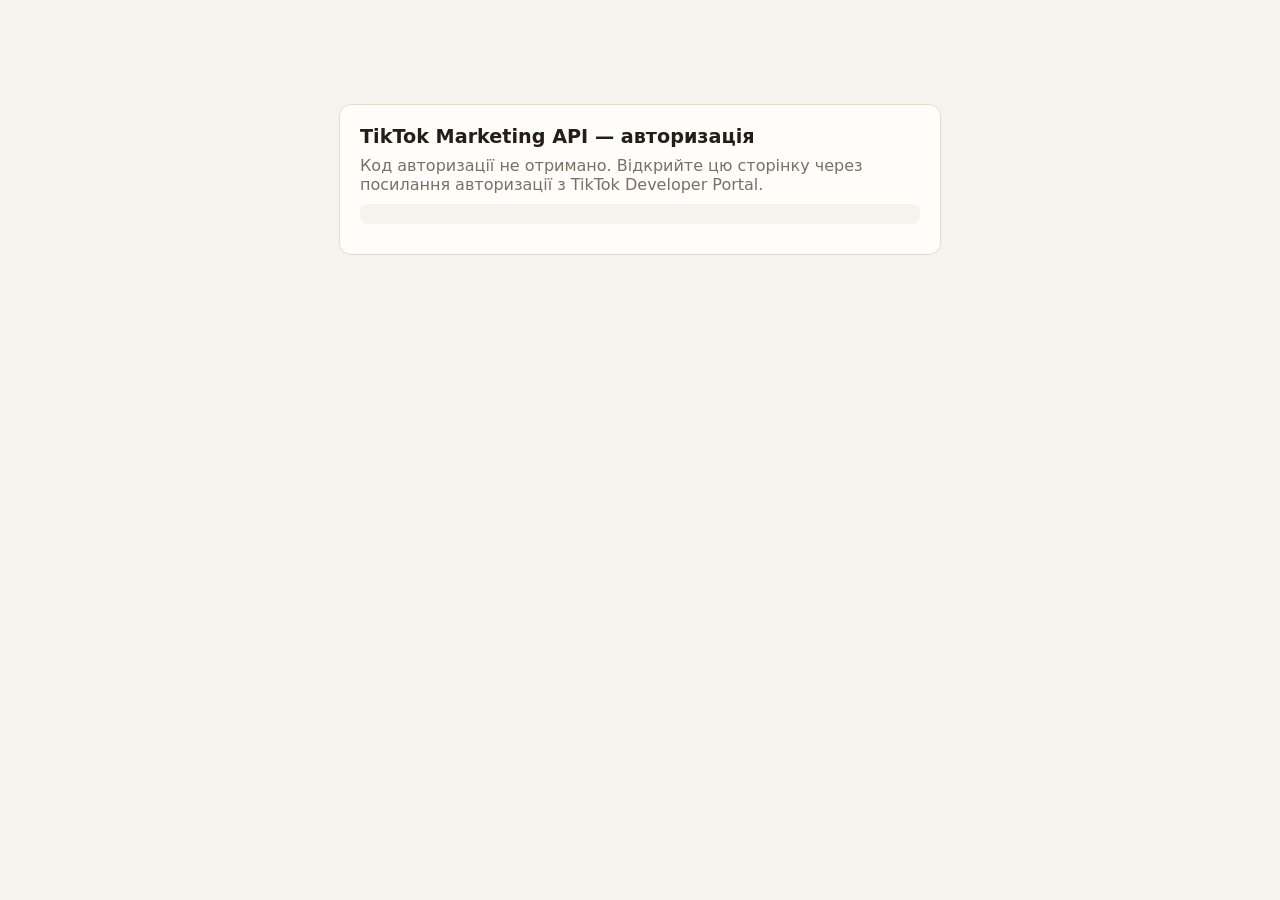
<file: admin/tiktok-auth.html>
<!doctype html>
<html lang="uk">
<head>
<meta charset="utf-8">
<meta name="viewport" content="width=device-width, initial-scale=1">
<meta name="robots" content="noindex, nofollow">
<title>TikTok авторизація · Lux Waffle</title>
<style>
  body { font-family: -apple-system, "Segoe UI", system-ui, sans-serif; background: #f6f2ec; color: #241d18; margin: 0; padding: 32px 16px }
  .box { max-width: 560px; margin: 8vh auto 0; background: #fffdf9; border: 1px solid #e4dbd0; border-radius: 12px; padding: 20px }
  h1 { font-size: 1.2rem; margin: 0 0 8px } p { margin: 6px 0; color: #7b6f64 }
  code { display: block; background: #f6f2ec; padding: 10px; border-radius: 8px; word-break: break-all; margin: 10px 0; font-size: .9rem; user-select: all }
  button { border: 0; background: #b9553a; color: #fff; border-radius: 8px; padding: 10px 14px; font: inherit; cursor: pointer }
</style>
</head>
<body>
<div class="box">
  <h1>TikTok Marketing API — авторизація</h1>
  <p id="msg">Очікую код авторизації від TikTok…</p>
  <code id="code" hidden></code>
  <button id="copy" type="button" hidden>Скопіювати код</button>
  <p id="hint" hidden>Надішліть цей код у чат з Claude: він обміняє його на токен доступу й підключить звіти в адмінку.</p>
</div>
<script>
(() => {
  const q = new URLSearchParams(location.search);
  const code = q.get('auth_code') || q.get('code') || '';
  const msg = document.getElementById('msg'), el = document.getElementById('code'), btn = document.getElementById('copy'), hint = document.getElementById('hint');
  if (!code) { msg.textContent = 'Код авторизації не отримано. Відкрийте цю сторінку через посилання авторизації з TikTok Developer Portal.'; return; }
  msg.textContent = 'Авторизація пройшла. Код:'; el.textContent = code; el.hidden = false; btn.hidden = false; hint.hidden = false;
  btn.addEventListener('click', async () => { try { await navigator.clipboard.writeText(code); btn.textContent = 'Скопійовано'; } catch (_) { el.focus(); } });
})();
</script>
</body>
</html>
</file>
<file: css/tokens.css>
/* Waffle Landing — design tokens
   Source: landing sketch (warm cream, terracotta CTA, serif display + clean sans). */
@import url("https://fonts.googleapis.com/css2?family=Cormorant+Garamond:wght@500;600;700&family=Manrope:wght@400;500;600;700&display=swap&subset=cyrillic");

:root {
  /* Surfaces */
  --cream-50:  #FBF8F4;
  --cream-100: #F4EEE7;
  --cream-200: #EBE2D7;
  --cream-300: #DDD0C0;

  /* Ink */
  --ink-900: #2A2522;
  --ink-700: #4A423D;
  --ink-500: #6B6159;
  --ink-300: #B3A99F;

  /* Accent (terracotta) */
  --accent-300: #EBB9A4;
  --accent-100: #F8E4DA;
  --accent-500: #B9553A;
  --accent-600: #9A4530;
  --accent-700: #7E3926;

  /* Status */
  --success: #5C7F5A;
  --danger:  #B3402E;

  /* Product colours (towel swatches) */
  --sw-terracotta: #C9633F;
  --sw-cream:      #EFE4D3;
  --sw-blue:       #5E86A8;
  --sw-olive:      #6E7A4F;
  --sw-powder:     #E7A9A0;
  --sw-sage:       #8FA58A;
  --sw-graphite:   #4A4A4C;
  --sw-mint:       #9CC2AE;

  /* Type */
  --font-display: "Cormorant Garamond", "Times New Roman", serif;
  --font-body:    "Manrope", system-ui, -apple-system, "Segoe UI", sans-serif;

  --fs-display: clamp(2.25rem, 1.4rem + 3.6vw, 4.25rem);
  --fs-h1:      clamp(1.75rem, 1.2rem + 2.4vw, 3rem);
  --fs-h2:      clamp(1.5rem, 1.1rem + 1.6vw, 2.25rem);
  --fs-h3:      1.25rem;
  --fs-body:    1rem;
  --fs-small:   0.875rem;
  --fs-caption: 0.75rem;

  --lh-tight: 1.15;
  --lh-body:  1.55;

  /* Space (4px scale) */
  --sp-1: 4px;  --sp-2: 8px;  --sp-3: 12px; --sp-4: 16px;
  --sp-5: 24px; --sp-6: 32px; --sp-7: 48px; --sp-8: 64px; --sp-9: 96px;

  /* Shape & depth */
  --r-sm: 8px; --r-md: 14px; --r-lg: 24px; --r-pill: 999px;
  --shadow-sm: 0 1px 2px rgba(42,37,34,.06);
  --shadow-md: 0 8px 24px rgba(42,37,34,.08);
  --shadow-cta: var(--shadow-sm);

  /* Stacking scale */
  --z-header: 20; --z-sticky: 30; --z-skip: 40;

  /* Layout */
  --container: 1200px;
  --gutter: 16px;
  --section-y: var(--sp-7);
}

@media (min-width: 768px)  { :root { --gutter: 32px; --section-y: var(--sp-8); } }
@media (min-width: 1200px) { :root { --section-y: var(--sp-9); } }
</file>
<file: css/components.css>
/* Waffle Landing — components. Requires tokens.css */
*, *::before, *::after { box-sizing: border-box; }
html { -webkit-text-size-adjust: 100%; }
body {
  margin: 0; font-variant-numeric: normal; background: var(--cream-100); color: var(--ink-900);
  font: 400 var(--fs-body)/var(--lh-body) var(--font-body);
}
img { max-width: 100%; display: block; }

.container { width: 100%; max-width: var(--container); margin-inline: auto; padding-inline: var(--gutter); }
.section { padding-block: var(--section-y); }
.section--alt { background: var(--cream-50); }
.section--dark { background: var(--ink-900); color: var(--cream-50); }

/* Typography */
.t-display, .t-h1, .t-h2 { text-wrap: balance; font-family: var(--font-display); font-weight: 600; line-height: var(--lh-tight); margin: 0;  }
.t-display { font-size: var(--fs-display); }
.t-h1 { font-size: var(--fs-h1); }
.t-h2 { font-size: var(--fs-h2); }
.t-h3 { font: 600 var(--fs-h3)/1.3 var(--font-body); margin: 0; }
.t-small { font-size: var(--fs-small); color: var(--ink-500); }
.t-eyebrow { font: 600 var(--fs-caption)/1 var(--font-body); letter-spacing: .16em; text-transform: uppercase; color: var(--accent-600); }
.t-brand { font-family: var(--font-display); font-weight: 700; letter-spacing: .08em; text-transform: uppercase; }

/* Buttons */
.btn {
  display: inline-flex; align-items: center; justify-content: center; gap: var(--sp-2);
  min-height: 52px; padding: 0 var(--sp-6); border: 0; border-radius: var(--r-pill);
  font: 600 var(--fs-body)/1 var(--font-body); cursor: pointer; text-decoration: none;
  transition: background-color .15s ease-out;
}

.btn--primary { background: var(--accent-500); color: #fff; box-shadow: var(--shadow-cta); }
.btn--primary:hover { background: var(--accent-600); }
.btn--secondary { background: transparent; color: var(--ink-900); box-shadow: inset 0 0 0 1.5px var(--ink-900); }
.btn--secondary:hover { background: var(--ink-900); color: var(--cream-50); }
.btn--block { width: 100%; }
@media (min-width: 768px) { .btn--lg { min-height: 60px; padding: 0 var(--sp-7); font-size: 1.0625rem; } }

/* Price */
.price { display: flex; align-items: baseline; gap: var(--sp-3); flex-wrap: wrap; }
.price__old { color: var(--ink-300); text-decoration: line-through; }
.price__now { font: 700 2rem/1 var(--font-body); }
.price__note { color: var(--ink-500); font-size: var(--fs-small); }

/* Chip / badge */
.chip { display: inline-flex; align-items: center; gap: var(--sp-2); padding: 6px 14px; border-radius: var(--r-pill); background: var(--accent-100); color: var(--accent-700); font: 600 var(--fs-small)/1 var(--font-body); }

/* Swatch card with quantity */
.swatch-grid { display: grid; grid-template-columns: repeat(2, 1fr); gap: var(--sp-3); }
@media (min-width: 768px)  { .swatch-grid { grid-template-columns: repeat(4, 1fr); gap: var(--sp-5); } }
.swatch { background: var(--cream-50); border-radius: var(--r-md); padding: var(--sp-3); box-shadow: var(--shadow-sm); border: 1.5px solid transparent; }
.swatch.is-selected { border-color: var(--accent-500); box-shadow: var(--shadow-md); }
.swatch__img { aspect-ratio: 4/3; border-radius: var(--r-sm); background: var(--c, var(--cream-200)); background-image: repeating-linear-gradient(45deg, rgba(255,255,255,.12) 0 4px, transparent 4px 8px); margin-bottom: var(--sp-3); }
.swatch__name { font-weight: 600; margin: 0; }
.swatch__meta { font-size: var(--fs-caption); color: var(--ink-500); margin: 2px 0 var(--sp-3); }
.swatch__row { display: flex; align-items: center; justify-content: space-between; gap: var(--sp-2); }
.swatch__price { font-weight: 700; }

/* Quantity stepper */
.qty { display: inline-flex; align-items: center; border-radius: var(--r-pill); background: var(--cream-100); }
.qty button { width: 32px; height: 32px; border: 0; background: none; font-size: 1.125rem; cursor: pointer; color: var(--ink-900); border-radius: 50%; }
.qty button:hover { background: var(--cream-200); }
.qty output { min-width: 24px; text-align: center; font-weight: 600; }

/* Form */
.field { display: block; }
.input {
  width: 100%; min-height: 52px; padding: 0 var(--sp-5); border-radius: var(--r-pill);
  border: 1.5px solid var(--cream-300); background: #fff; color: var(--ink-900);
  font: 500 var(--fs-body)/1 var(--font-body);
}
.input::placeholder { color: var(--ink-300); }
.input:focus { outline: none; border-color: var(--accent-500); box-shadow: 0 0 0 4px var(--accent-100); }
.input.is-error { border-color: var(--danger); }
.field__error { color: var(--danger); font-size: var(--fs-caption); margin: 4px 0 0 var(--sp-5); }

/* Order summary */
.summary { background: var(--cream-50); border-radius: var(--r-lg); padding: var(--sp-5); box-shadow: var(--shadow-sm); }
.summary__line { display: flex; justify-content: space-between; padding: var(--sp-2) 0; color: var(--ink-700); }
.summary__total { display: flex; justify-content: space-between; align-items: baseline; border-top: 1px solid var(--cream-200); margin-top: var(--sp-3); padding-top: var(--sp-4); font-weight: 700; }
.summary__total strong { font-size: 1.5rem; }

/* Feature list (numbered benefits) */
.features { list-style: none; counter-reset: f; margin: 0; padding: 0; display: grid; gap: var(--sp-3); }
.features li { counter-increment: f; display: flex; gap: var(--sp-3); align-items: flex-start; }
.features li::before { content: counter(f); flex: none; width: 28px; height: 28px; border-radius: 50%; background: var(--accent-100); color: var(--accent-700); font: 700 var(--fs-small)/28px var(--font-body); text-align: center; }

/* Info row (delivery / payment / returns) */
.info-row { display: flex; gap: var(--sp-4); align-items: flex-start; padding: var(--sp-4) 0; border-bottom: 1px solid var(--cream-200); }
.info-row__icon { flex: none; width: 40px; height: 40px; border-radius: 50%; background: var(--accent-100); display: grid; place-items: center; color: var(--accent-600); }

/* Review / video card */
.review { position: relative; aspect-ratio: 9/14; border-radius: var(--r-lg); overflow: hidden; background: var(--cream-300); color: #fff; }
.review__meta { position: absolute; inset: auto 0 0 0; padding: var(--sp-4); background: rgba(0,0,0,.45); font-weight: 600; }
.review__play { position: absolute; inset: 0; margin: auto; width: 56px; height: 56px; border-radius: 50%; background: rgba(255,255,255,.9); display: grid; place-items: center; color: var(--ink-900); }

/* Trust line */
.trust { display: inline-flex; align-items: center; gap: var(--sp-2); font-size: var(--fs-small); color: var(--ink-500); }

/* Header / footer */
.header { display: flex; align-items: center; justify-content: space-between; padding-block: var(--sp-4); }
.link-row { display: flex; align-items: center; justify-content: space-between; padding: var(--sp-4) 0; border-bottom: 1px solid var(--cream-200); color: inherit; text-decoration: none; font-weight: 500; }

/* Global focus ring + text rhythm */
:focus-visible { outline: 3px solid var(--ink-900); outline-offset: 2px; }
.btn--primary:focus-visible { outline-color: var(--ink-900); box-shadow: 0 0 0 5px var(--cream-50); }
p, li { text-wrap: pretty; }
.price__now, .price__old, .swatch__price, .summary__total, .summary__line, .qty output { font-variant-numeric: tabular-nums; }
@media (prefers-reduced-motion: reduce) { * { transition: none !important; } }
</file>
<file: css/landing.css>
/* Lux Waffle landing — mobile-first. Tokens: tokens.css · components: components.css */
.visually-hidden { position:absolute; width:1px; height:1px; overflow:hidden; clip:rect(0 0 0 0); white-space:nowrap; }
img, video { display:block; width:100%; height:100%; object-fit:cover; }
picture { display:block; height:100%; }
.media { position:relative; overflow:hidden; border-radius:var(--r-lg); background:var(--cream-200); }
.media--34 { aspect-ratio:3/4; } .media--45 { aspect-ratio:4/5; } .media--169 { aspect-ratio:16/9; }
.center { text-align:center; }
.stack > * + * { margin-top:var(--sp-4); }
.lead { font-size:1.0625rem; color:var(--ink-700); margin:0; }
.skip { position:absolute; left:-999px; } .skip:focus { left:var(--sp-3); top:var(--sp-3); z-index:var(--z-skip); background:#fff; padding:var(--sp-2) var(--sp-4); border-radius:var(--r-sm); }
.testbar { background:var(--ink-900); color:var(--cream-100); text-align:center; font-size:var(--fs-caption); padding:6px var(--gutter); }
.t-eyebrow { color:var(--accent-600); }
.t-eyebrow--line { display:flex; align-items:center; gap:var(--sp-3); }
.t-eyebrow--line::after { content:""; flex:0 0 48px; height:1px; background:var(--accent-600); }
.center .t-eyebrow--line { justify-content:center; }

/* header + trust */
.header { display:block; padding-block:0; position:sticky; top:0; z-index:var(--z-header); background:var(--cream-100); border-bottom:1px solid var(--cream-200); }
.header .header__bar { display:flex; align-items:center; justify-content:space-between; gap:var(--sp-3); padding-block:var(--sp-3); }
.header__right { display:flex; align-items:center; gap:var(--sp-3); }
.header .btn { min-height:44px; padding:0 var(--sp-5); }
.tel { color:var(--ink-900); font-weight:600; text-decoration:none; display:none; font-variant-numeric:tabular-nums; }
.tel:hover { text-decoration:underline; }
.trust-strip { list-style:none; margin:0 auto; display:grid; grid-template-columns:repeat(3,1fr); gap:var(--sp-2); padding-block:var(--sp-3); }
.trust-item { display:flex; flex-direction:column; align-items:center; text-align:center; gap:2px; font-size:var(--fs-caption); line-height:1.3; color:var(--ink-700); }
.trust-item b { display:block; font:700 1rem/1.1 var(--font-body); color:var(--ink-900); font-variant-numeric:tabular-nums; }
.trust-item svg, .benefit svg, .spec-row__icon svg, .info-row__icon svg { width:22px; height:22px; stroke:var(--accent-600); fill:none; stroke-width:1.6; stroke-linecap:round; stroke-linejoin:round; }
@media (min-width:768px){ .tel { display:inline; } .trust-strip { display:flex; justify-content:center; gap:var(--sp-8); } .trust-item { flex-direction:row; gap:var(--sp-3); text-align:left; font-size:var(--fs-small); } }

/* hero */
.hero__grid { display:grid; gap:var(--sp-5); align-items:center; }
.hero__copy { display:grid; gap:var(--sp-4); }
.kit-badge { display:flex; align-items:center; gap:var(--sp-4); background:var(--cream-50); border:1.5px solid var(--cream-300); border-radius:var(--r-lg); padding:var(--sp-4) var(--sp-5); }
.kit-badge__num { font:600 4.5rem/.9 var(--font-display); color:var(--accent-600); font-variant-numeric:lining-nums; }
.kit-badge__txt { display:grid; gap:2px; }
.kit-badge__txt b { font-size:1.25rem; line-height:1.2; }
.kit-badge__txt span { color:var(--ink-700); font-size:var(--fs-small); font-variant-numeric:tabular-nums; }
.hero-note { margin:0; color:var(--ink-700); font-size:var(--fs-small); }
@media (max-width:767px){
  #top { padding-top:0; }
  .hero__grid { gap:0; }
  .hero__media { order:-1; margin-inline:calc(var(--gutter)*-1); border-radius:0; aspect-ratio:3/4; }
  .hero__media .play-ui { top:var(--sp-3); bottom:auto; }
  .hero__media::after { content:""; position:absolute; inset:auto 0 0 0; height:240px; pointer-events:none; background:linear-gradient(to bottom, rgba(244,238,231,0) 0%, rgba(244,238,231,.85) 50%, var(--cream-100) 82%); }
  .hero__copy { position:relative; z-index:1; margin-top:-88px; }
  .hero__copy .btn { width:100%; }
}
@media (min-width:768px){ .hero__media { aspect-ratio:4/5; max-height:640px; } }
@media (min-width:992px){ .hero__grid { grid-template-columns:1.05fr 1fr; gap:var(--sp-8); } }

/* split sections */
.split { display:grid; gap:var(--sp-6); align-items:center; }
@media (min-width:992px){ .split { grid-template-columns:1fr 1fr; gap:var(--sp-8); } .split--rev > :first-child { order:2; } }
.duo { display:grid; grid-template-columns:1fr 1fr; gap:var(--sp-3); }

/* compare */
.compare { display:grid; gap:var(--sp-4); margin-top:var(--sp-5); }
.bar { display:grid; gap:6px; }
.bar__head { display:flex; justify-content:space-between; font-weight:600; font-variant-numeric:tabular-nums; }
.bar__track { height:14px; border-radius:var(--r-pill); background:var(--cream-200); overflow:hidden; }
.bar__fill { height:100%; border-radius:inherit; background:var(--ink-300); }
.bar--ours .bar__fill { background:var(--accent-500); }

/* benefits */
.benefits { display:grid; gap:var(--sp-3); margin-top:var(--sp-5); padding:0; list-style:none; }
.benefit { display:flex; gap:var(--sp-4); background:var(--cream-100); border-radius:var(--r-md); padding:var(--sp-4); }
.benefit svg { flex:none; width:28px; height:28px; stroke-width:1.5; }
.spec-row__icon svg, .info-row__icon svg { width:24px; height:24px; }
.benefit b { display:block; } .benefit span { color:var(--ink-500); font-size:var(--fs-small); }
.benefit--magic { background:var(--accent-100); }
.benefit--magic span { color:var(--accent-700); }

/* kit pair (reference-style callouts) */
.pair { display:grid; gap:var(--sp-6); align-items:center; }
.pair__photo { position:relative; aspect-ratio:9/14; border-radius:var(--r-lg); overflow:hidden; background:var(--cream-200); max-width:520px; width:100%; margin-inline:auto; }
.pair__lines { position:absolute; inset:0; width:100%; height:100%; pointer-events:none; }
.pair__lines line { stroke:var(--ink-900); stroke-width:1.5; vector-effect:non-scaling-stroke; }
.pair__dot { position:absolute; width:12px; height:12px; border-radius:50%; background:var(--cream-50); border:3px solid var(--ink-900); transform:translate(-50%,-50%); }
.callout { position:absolute; background:var(--cream-50); border:1.5px solid var(--ink-900); border-radius:var(--r-md); padding:8px 12px; display:grid; gap:1px; line-height:1.2; box-shadow:var(--shadow-sm); }
.callout small { font-size:var(--fs-caption); color:var(--ink-700); }
.callout b { font:600 1.125rem/1.15 var(--font-display); font-variant-numeric:lining-nums tabular-nums; }
.pair__big { font:600 clamp(5rem,4rem + 8vw,9rem)/.85 var(--font-display); color:var(--accent-600); margin:0; font-variant-numeric:lining-nums; }
.spec-row { display:flex; gap:var(--sp-4); align-items:flex-start; padding:var(--sp-4) 0; border-top:1px solid var(--cream-300); }
.spec-row__icon { flex:none; width:48px; height:48px; border-radius:50%; background:var(--cream-100); display:grid; place-items:center; }
.spec-row__size { display:inline-block; border:1.5px solid var(--ink-900); border-radius:var(--r-pill); padding:2px 14px; font:600 1.125rem/1.4 var(--font-display); margin:2px 0 var(--sp-2); font-variant-numeric:lining-nums tabular-nums; }
.spec-row p { margin:0; color:var(--ink-700); font-size:var(--fs-small); }
.spec-row b { display:block; font-size:1.0625rem; }
@media (min-width:992px){ .pair { grid-template-columns:1fr 1fr; gap:var(--sp-8); } }

/* videos */
.play-ui { position:absolute; right:var(--sp-3); bottom:var(--sp-3); }
.pp { width:44px; height:44px; border-radius:50%; border:0; background:var(--cream-50); color:var(--ink-900); cursor:pointer; font-size:14px; }
.only-m { display:block; } .only-d { display:none; }
@media (min-width:768px){ .only-m { display:none; } .only-d { display:block; } }

/* colors + order */
.swatch { min-width:0; padding:var(--sp-2); }
.swatch__img { aspect-ratio:3/4; background-image:none; margin-bottom:var(--sp-3); }
.swatch__name, .swatch__meta, .swatch__row { padding-inline:var(--sp-1); }
.swatch__row { padding-bottom:var(--sp-1); flex-wrap:wrap; row-gap:var(--sp-2); }
@media (min-width:768px){ .swatch-grid { grid-template-columns:repeat(3,1fr); max-width:960px; margin-inline:auto; } }
.order-grid { display:grid; gap:var(--sp-6); margin-top:var(--sp-6); }
.order-form { display:grid; gap:var(--sp-4); align-content:start; }
@media (min-width:992px){ .order-grid { grid-template-columns:1fr 1fr; align-items:start; } .order-side { position:sticky; top:104px; } }
.summary__empty { color:var(--ink-700); margin:0 0 var(--sp-2); }
.summary__empty a { color:var(--accent-600); font-weight:600; }
.field { display:grid; gap:6px; }
.field > label { font-weight:600; font-size:var(--fs-small); }
.field > label .req { color:var(--accent-600); }
.field__hint { color:var(--ink-500); font-size:var(--fs-caption); margin:0; }
.field__error { color:var(--danger); font-size:var(--fs-small); margin:0; }
.input { border-radius:var(--r-md); }
.input.is-error { border-color:var(--danger); border-width:2px; }
.input:disabled { background:var(--cream-200); color:var(--ink-500); cursor:not-allowed; }
.form-msg { margin:0; padding:var(--sp-3) var(--sp-4); border-radius:var(--r-md); background:#FBE9E5; color:#7A2A1D; font-size:var(--fs-small); }
.form-ok { padding:var(--sp-4); border-radius:var(--r-md); background:#E4EEE2; color:#2F4A2E; }

/* gallery */
.gallery { display:grid; grid-template-columns:repeat(2,1fr); gap:var(--sp-3); }
.gallery .media { aspect-ratio:3/4; border-radius:var(--r-md); }
@media (min-width:768px){ .gallery { grid-template-columns:repeat(3,1fr); gap:var(--sp-5); } }
@media (min-width:1200px){ .gallery { grid-template-columns:repeat(6,1fr); } .gallery .media { aspect-ratio:2/3; } }

/* reviews carousel */
.car { position:relative; margin-top:var(--sp-6); }
.car__track { list-style:none; margin:0; padding:var(--sp-2) max(var(--gutter), calc((100% - var(--container)) / 2 + var(--gutter))); display:flex; gap:var(--sp-4); overflow-x:auto; scroll-snap-type:x mandatory; scroll-padding-inline:max(var(--gutter), calc((100% - var(--container)) / 2 + var(--gutter))); scrollbar-width:none; overscroll-behavior-x:contain; }
.car__track::-webkit-scrollbar { display:none; }
.slide { flex:0 0 min(82vw, 320px); height:460px; scroll-snap-align:start; margin:0; }
@media (min-width:768px){ .slide { flex-basis:340px; height:480px; } }
.slide figure { margin:0; height:100%; border-radius:var(--r-lg); overflow:hidden; position:relative; }
.rev figure { background:var(--cream-50); border:1px solid var(--cream-300); padding:var(--sp-5); display:flex; flex-direction:column; gap:var(--sp-3); }
.rev blockquote { margin:0; flex:1; display:flex; flex-direction:column; justify-content:center; }
.rev blockquote::before { content:"“"; display:block; font:600 4rem/.6 var(--font-display); color:var(--accent-500); margin-bottom:var(--sp-3); }
.rev p { margin:0; font:500 1.5rem/1.35 var(--font-display); color:var(--ink-900); }
.rev__tag { align-self:flex-start; background:var(--accent-100); color:var(--accent-700); border-radius:var(--r-pill); padding:4px 12px; font:600 var(--fs-caption)/1.4 var(--font-body); }
.rev figcaption { color:var(--ink-500); font-size:var(--fs-small); display:flex; align-items:center; gap:var(--sp-2); }
.stars { color:var(--accent-600); letter-spacing:2px; }
.rev--big figure { background:var(--ink-900); border-color:var(--ink-900); }
.rev--big p { color:var(--cream-50); }
.rev--big blockquote::before { color:var(--accent-300); }
.rev--big figcaption { color:var(--cream-300); }
.rev--big .rev__tag { background:var(--cream-50); color:var(--accent-700); }
.rev--big .stars { color:var(--accent-300); }
.slide--video figure { background:var(--ink-900); }
.slide--video video { object-position:center bottom; }
.slide--video figcaption { position:absolute; width:1px; height:1px; overflow:hidden; clip:rect(0 0 0 0); white-space:nowrap; }
.car__nav { display:flex; justify-content:center; gap:var(--sp-3); margin-top:var(--sp-5); }
.car__btn { width:52px; height:52px; border-radius:50%; border:1.5px solid var(--ink-900); background:transparent; color:var(--ink-900); cursor:pointer; display:grid; place-items:center; }
.car__btn svg { width:22px; height:22px; fill:none; stroke:currentColor; stroke-width:2; stroke-linecap:round; stroke-linejoin:round; }
.car__btn:hover:not(:disabled) { background:var(--ink-900); color:var(--cream-50); }
.car__btn:disabled { opacity:.35; cursor:not-allowed; }
@media (min-width:768px){ .car__nav { justify-content:flex-end; } }

/* faq */
.faq { max-width:760px; margin-inline:auto; }
.faq details { border-bottom:1px solid var(--cream-300); }
.faq summary { cursor:pointer; list-style:none; padding:var(--sp-4) 0; font-weight:600; display:flex; justify-content:space-between; gap:var(--sp-4); min-height:48px; align-items:center; }
.faq summary::-webkit-details-marker { display:none; }
.faq summary::after { content:"+"; font-size:1.5rem; color:var(--accent-600); }
.faq details[open] summary::after { content:"–"; }
.faq details p { margin:0 0 var(--sp-4); color:var(--ink-700); }

/* final + footer */
.final { background:var(--ink-900); color:var(--cream-50); text-align:center; }
.final .price__old { color:var(--ink-300); } .final .price { justify-content:center; }
.final .btn--primary { background:var(--cream-50); color:var(--ink-900); }
.final .btn--primary:hover { background:var(--cream-200); }
.final .btn--primary:focus-visible { outline-color:var(--cream-50); }
.footer { background:var(--ink-900); color:var(--cream-300); padding-block:var(--sp-7); text-align:center; font-size:var(--fs-small); border-top:1px solid rgba(255,255,255,.12); }
.footer a { color:var(--cream-50); }
.footer :focus-visible { outline-color:var(--cream-50); }
.contacts { display:flex; flex-wrap:wrap; justify-content:center; gap:var(--sp-3); margin:var(--sp-5) 0 0; padding:0; list-style:none; }
.contacts a { display:inline-flex; align-items:center; gap:var(--sp-2); min-height:48px; padding:0 var(--sp-5); border:1.5px solid rgba(255,255,255,.28); border-radius:var(--r-pill); text-decoration:none; font-weight:600; }
.contacts a:hover { background:rgba(255,255,255,.08); }
.contacts svg { width:20px; height:20px; fill:currentColor; flex:none; }
.contacts svg.stroke { fill:none; stroke:currentColor; stroke-width:1.8; stroke-linecap:round; stroke-linejoin:round; }
.contacts .tel-link { font-variant-numeric:tabular-nums; }
.sticky-cta { display:none; position:fixed; inset:auto 0 0 0; padding:var(--sp-3) var(--gutter) calc(var(--sp-3) + env(safe-area-inset-bottom)); background:var(--cream-100); border-top:1px solid var(--cream-300); z-index:var(--z-sticky); }
.sticky-cta.is-visible { display:block; }
@media (min-width:768px){ .sticky-cta.is-visible { display:none; } }

/* 100% cotton emphasis */
.mat-badge { display:flex; align-items:center; gap:var(--sp-3); margin:0; color:var(--ink-900); }
.mat-badge svg { width:26px; height:26px; stroke:var(--accent-600); fill:none; stroke-width:1.6; stroke-linecap:round; stroke-linejoin:round; flex:none; }
.mat-badge span { display:grid; line-height:1.25; }
.mat-badge b { font-size:1rem; }
.mat-badge small { color:var(--ink-500); font-size:var(--fs-small); }
.lead strong { color:var(--ink-900); }
.facts { background:var(--ink-900); color:var(--cream-50); padding-block:var(--sp-5); }
.facts__list { list-style:none; margin-inline:auto; padding-block:0; display:grid; grid-template-columns:repeat(2,1fr); gap:var(--sp-4) var(--sp-3); text-align:center; }
.facts li { display:grid; gap:2px; }
.facts b { font:600 1.75rem/1.1 var(--font-display); font-variant-numeric:lining-nums tabular-nums; }
.facts span { color:var(--cream-300); font-size:var(--fs-small); }
@media (min-width:768px){ .facts__list { grid-template-columns:repeat(4,1fr); } .facts b { font-size:2.25rem; } }
/* pair: video with size tags */
.pair__photo--video video { position:absolute; inset:0; }
.pair__tags { position:absolute; left:var(--sp-3); right:var(--sp-3); bottom:var(--sp-3); display:flex; flex-wrap:wrap; gap:var(--sp-2); padding-right:56px; }
.pair__tags .callout { position:static; }
.pair__photo--video .play-ui { right:var(--sp-3); bottom:var(--sp-3); }

.trust-wrap { background:var(--cream-100); border-bottom:1px solid var(--cream-200); }

/* offer hero */
.hero__h1 { font-size:clamp(2.25rem, 1.2rem + 4.2vw, 4rem); }
.hero__num { color:var(--accent-600); font-variant-numeric:lining-nums; white-space:nowrap; }
.hero__sub { margin:0; font:600 1.25rem/1.3 var(--font-body); color:var(--ink-900); }
.offer { display:flex; flex-wrap:wrap; align-items:center; gap:var(--sp-3) var(--sp-4); }
.offer .price { gap:var(--sp-4); }
.offer .price__now { font-size:2.75rem; line-height:1; }
.offer .price__old { font-size:1.25rem; }
.chip--save { background:var(--accent-600); color:#fff; padding:8px 16px; font-size:var(--fs-body); }

.split > div > .benefits:first-child { margin-top:0; }
.split > div > .t-eyebrow + .benefits { margin-top:0; }

/* pair: plain white size labels over video */
.pair__tags { gap:var(--sp-5); padding-right:64px; }
.pair__tags .callout { background:none; border:0; border-radius:0; box-shadow:none; padding:0; color:#fff; text-shadow:0 1px 8px rgba(0,0,0,.55), 0 0 2px rgba(0,0,0,.4); }
.pair__tags .callout small, .pair__tags .callout b { color:#fff; }
.pair__tags .callout small { font-size:var(--fs-small); }
.pair__tags .callout b { font-size:1.375rem; }
.pair__photo--video::after { content:""; position:absolute; inset:auto 0 0 0; height:35%; pointer-events:none; background:linear-gradient(to bottom, rgba(0,0,0,0), rgba(0,0,0,.38)); }
.pair__photo--video .pair__tags, .pair__photo--video .play-ui { z-index:1; }

.slide--shot { height:auto; align-self:stretch; }
.slide--shot figure { background:var(--cream-50); border:1px solid var(--cream-300); }
.slide--shot picture, .slide--shot img { height:100%; }
.slide--shot img { object-fit:contain; }
.car__track { align-items:stretch; }
.slide--video { height:auto; min-height:460px; }

/* hotel block */
.mosaic { display:grid; grid-template-columns:repeat(2,1fr); gap:var(--sp-3); margin-top:var(--sp-6); }
.mosaic .media { aspect-ratio:3/4; border-radius:var(--r-md); }
.mosaic__big { grid-column:1 / -1; aspect-ratio:4/5 !important; border-radius:var(--r-lg) !important; }
@media (min-width:992px){
  .mosaic { grid-template-columns:1.4fr 1fr 1fr; grid-template-rows:repeat(2, minmax(0,1fr)); gap:var(--sp-4); }
  .mosaic .media { aspect-ratio:auto; }
  .mosaic__big { grid-column:1; grid-row:1 / span 2; aspect-ratio:auto !important; min-height:640px; }
}
.hotel__points { list-style:none; margin:var(--sp-6) 0 0; padding:0; display:grid; gap:var(--sp-5); }
.hotel__points li { display:flex; gap:var(--sp-4); align-items:flex-start; }
.hotel__points svg { flex:none; width:32px; height:32px; stroke:var(--accent-600); fill:none; stroke-width:1.4; stroke-linecap:round; stroke-linejoin:round; }
.hotel__points span { color:var(--ink-700); font-size:var(--fs-small); }
.hotel__points b { display:block; color:var(--ink-900); font:600 1.25rem/1.3 var(--font-display); margin-bottom:2px; }
@media (min-width:768px){ .hotel__points { grid-template-columns:repeat(3,1fr); gap:var(--sp-6); } }

/* tweaks: tighter "2" caption, highlighted order title, bold in benefits */
.pair__big { line-height:.8; margin-bottom:0; }
.pair__cap { margin-top:calc(var(--sp-2) * -1) !important; }
.benefit strong { font-weight:700; color:inherit; }
.hl-title { text-align:center; margin:0 0 var(--sp-4); }
.hl { background:var(--accent-100); padding:2px 12px; border-radius:var(--r-sm); box-decoration-break:clone; -webkit-box-decoration-break:clone; }

/* combobox */
.combo { position:relative; }
.combo__list { position:absolute; left:0; right:0; top:calc(100% + 4px); z-index:25; margin:0; padding:var(--sp-1); list-style:none; max-height:min(280px, 45vh); overflow-y:auto; overscroll-behavior:contain; background:#fff; border:1.5px solid var(--cream-300); border-radius:var(--r-md); box-shadow:var(--shadow-md); }
.combo__list li { padding:12px var(--sp-4); min-height:44px; display:flex; align-items:center; border-radius:var(--r-sm); cursor:pointer; line-height:1.35; }
.combo__list li:hover, .combo__list li.is-active { background:var(--accent-100); }
.combo__list li.is-status { cursor:default; color:var(--ink-500); }
.combo__list li.is-status:hover { background:none; }

/* pair: "2" + caption on one line */
.pair__count { display:flex; align-items:center; gap:var(--sp-3); margin:0 0 var(--sp-4); flex-wrap:nowrap; }
.pair__count .pair__big { font-size:clamp(3.5rem, 2.6rem + 4vw, 5.5rem); line-height:.85; flex:none; margin:0; }
.pair__count .pair__cap { font:600 clamp(1rem, .85rem + .8vw, 1.375rem)/1.25 var(--font-body); color:var(--ink-900); margin:0 !important; text-wrap:balance; }

.form-note { margin:0; text-align:center; color:var(--ink-700); font-size:var(--fs-small); line-height:1.55; text-wrap:pretty; }
.form-note strong { color:var(--ink-900); font-weight:700; }

.faq details p strong { color:var(--ink-900); font-weight:700; }

.trust-strip { grid-template-columns:repeat(2,1fr); }
@media (min-width:768px){ .trust-strip { gap:var(--sp-8); } }

.legal { margin:var(--sp-5) 0 0; color:var(--cream-300); font-size:var(--fs-small); line-height:1.6; font-variant-numeric:tabular-nums; }

/* hero video: crop the empty wall on top, keep towels in frame */
.hero__media video { object-position:50% 100%; }
@media (max-width:767px){ .hero__media video { transform:scale(1.12); transform-origin:50% 100%; } }

/* swatch photo is a button that opens the zoom viewer */
button.swatch__img { display:block; width:100%; padding:0; border:0; cursor:zoom-in; position:relative; overflow:hidden; -webkit-tap-highlight-color:transparent; }
button.swatch__img:focus-visible { outline:2px solid var(--accent-500); outline-offset:2px; }
.swatch__zoom { position:absolute; right:8px; bottom:8px; width:34px; height:34px; border-radius:50%; background:rgba(251,248,244,.9); display:grid; place-items:center; box-shadow:var(--shadow-sm); pointer-events:none; }
.swatch__zoom svg { width:18px; height:18px; fill:none; stroke:var(--ink-900); stroke-width:2; stroke-linecap:round; }

/* zoom viewer (lightbox) — mobile first, full screen */
.lb { position:fixed; inset:0; width:100%; height:100dvh; max-width:none; max-height:none; margin:0; padding:0; border:0; background:#141210; color:#fff; overscroll-behavior:contain; }
.lb[open] { display:grid; grid-template-rows:auto 1fr auto; }
.lb::backdrop { background:#141210; }
.lb__top { display:flex; align-items:center; justify-content:space-between; padding:calc(env(safe-area-inset-top) + 8px) 8px 8px 16px; }
.lb__count { font-size:var(--fs-small); color:rgba(255,255,255,.75); font-variant-numeric:tabular-nums; }
.lb__close, .lb__nav { width:48px; height:48px; border:0; border-radius:50%; background:rgba(255,255,255,.12); color:#fff; display:grid; place-items:center; cursor:pointer; }
.lb__close svg, .lb__nav svg { width:24px; height:24px; fill:none; stroke:currentColor; stroke-width:2; stroke-linecap:round; stroke-linejoin:round; }
.lb__stage { position:relative; overflow:hidden; touch-action:none; display:grid; place-items:center; min-height:0; }
.lb__img { max-width:100%; max-height:100%; object-fit:contain; transform-origin:50% 50%; will-change:transform; user-select:none; -webkit-user-select:none; -webkit-touch-callout:none; }
.lb__img.is-anim { transition:transform .25s ease, opacity .2s ease; }
.lb__nav { position:absolute; top:50%; translate:0 -50%; display:none; }
.lb__nav--prev { left:12px; } .lb__nav--next { right:12px; }
.lb__hint { position:absolute; left:50%; bottom:12px; translate:-50% 0; width:max-content; max-width:calc(100% - 32px); margin:0; padding:6px 12px; border-radius:var(--r-pill); background:rgba(0,0,0,.55); font-size:var(--fs-caption); text-align:center; transition:opacity .4s ease; pointer-events:none; }
.lb__hint.is-hidden { opacity:0; }
.lb__panel { display:flex; align-items:center; gap:var(--sp-3); padding:12px 16px calc(env(safe-area-inset-bottom) + 12px); background:#1E1B18; }
.lb__info { display:grid; gap:2px; min-width:0; flex:1; }
.lb__name { font-size:1.125rem; }
.lb__meta { font-size:var(--fs-small); color:rgba(255,255,255,.75); }
.lb__meta strong { color:#fff; }
.lb__add { min-height:48px; padding:0 var(--sp-4); white-space:nowrap; flex:none; }
@media (hover:hover) and (min-width:768px){ .lb__nav { display:grid; } }
@media (prefers-reduced-motion:reduce){ .lb__img.is-anim { transition:none; } }

/* discount info on every colour card: badge on the photo, struck old price + new price pill */
.swatch__badge { position:absolute; top:8px; right:8px; padding:4px 10px; border-radius:var(--r-pill); background:var(--accent-500); color:#fff; font-weight:700; font-size:.875rem; line-height:1.3; font-variant-numeric:tabular-nums; box-shadow:0 1px 4px rgba(42,37,34,.18); }
.swatch__prices { flex:1 0 100%; display:flex; align-items:center; flex-wrap:wrap; gap:4px 6px; }
.swatch__old { color:var(--ink-500); font-size:.8125rem; text-decoration:line-through; font-variant-numeric:tabular-nums; white-space:nowrap; }
.swatch__price { padding:3px 8px; border-radius:var(--r-pill); background:var(--accent-100); color:var(--ink-900); white-space:nowrap; }
.swatch .qty { width:100%; justify-content:space-between; }
.lb__meta s { color:rgba(255,255,255,.6); }
/* кухонні рушнички — другий блок каталогу під банними комплектами */
.kitchen-head { max-width:960px; margin:var(--sp-7, 40px) auto var(--sp-4); text-align:center; }
.summary__line > span:last-child { white-space:nowrap; }
</file>
